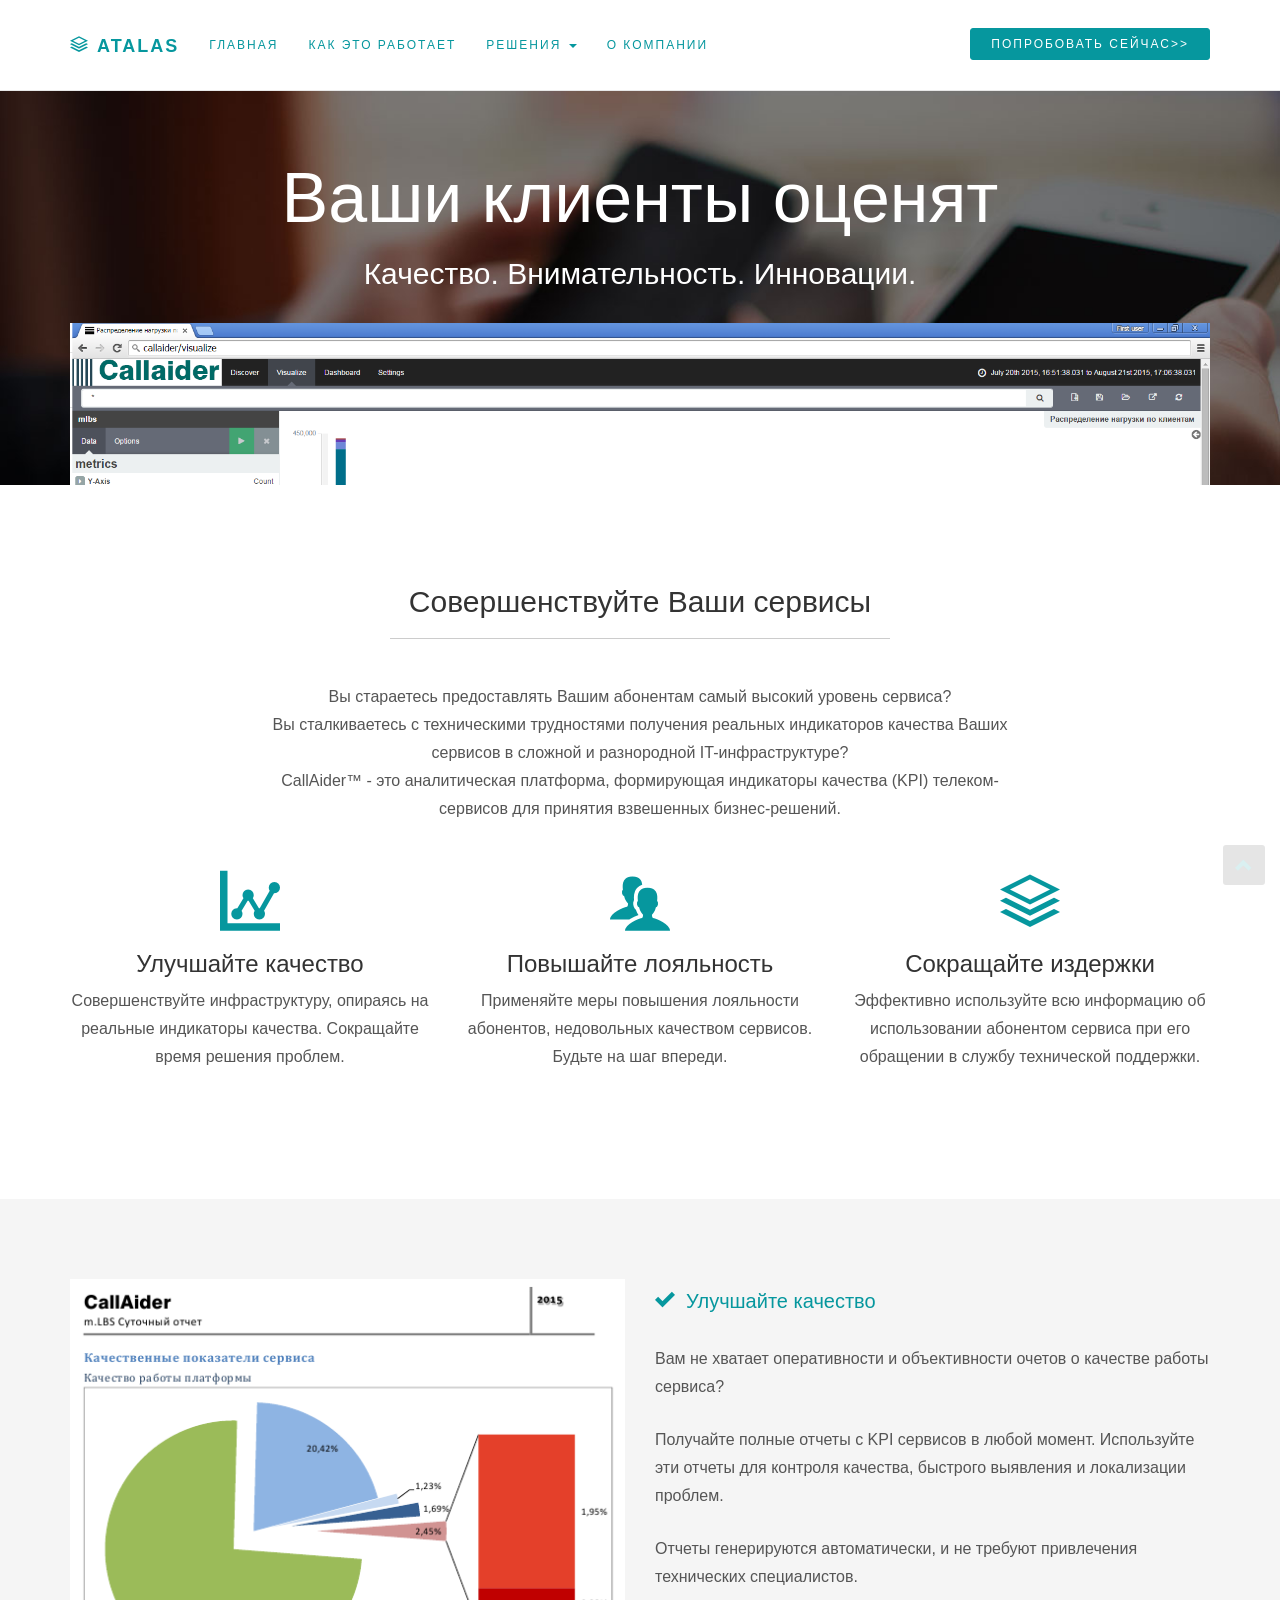
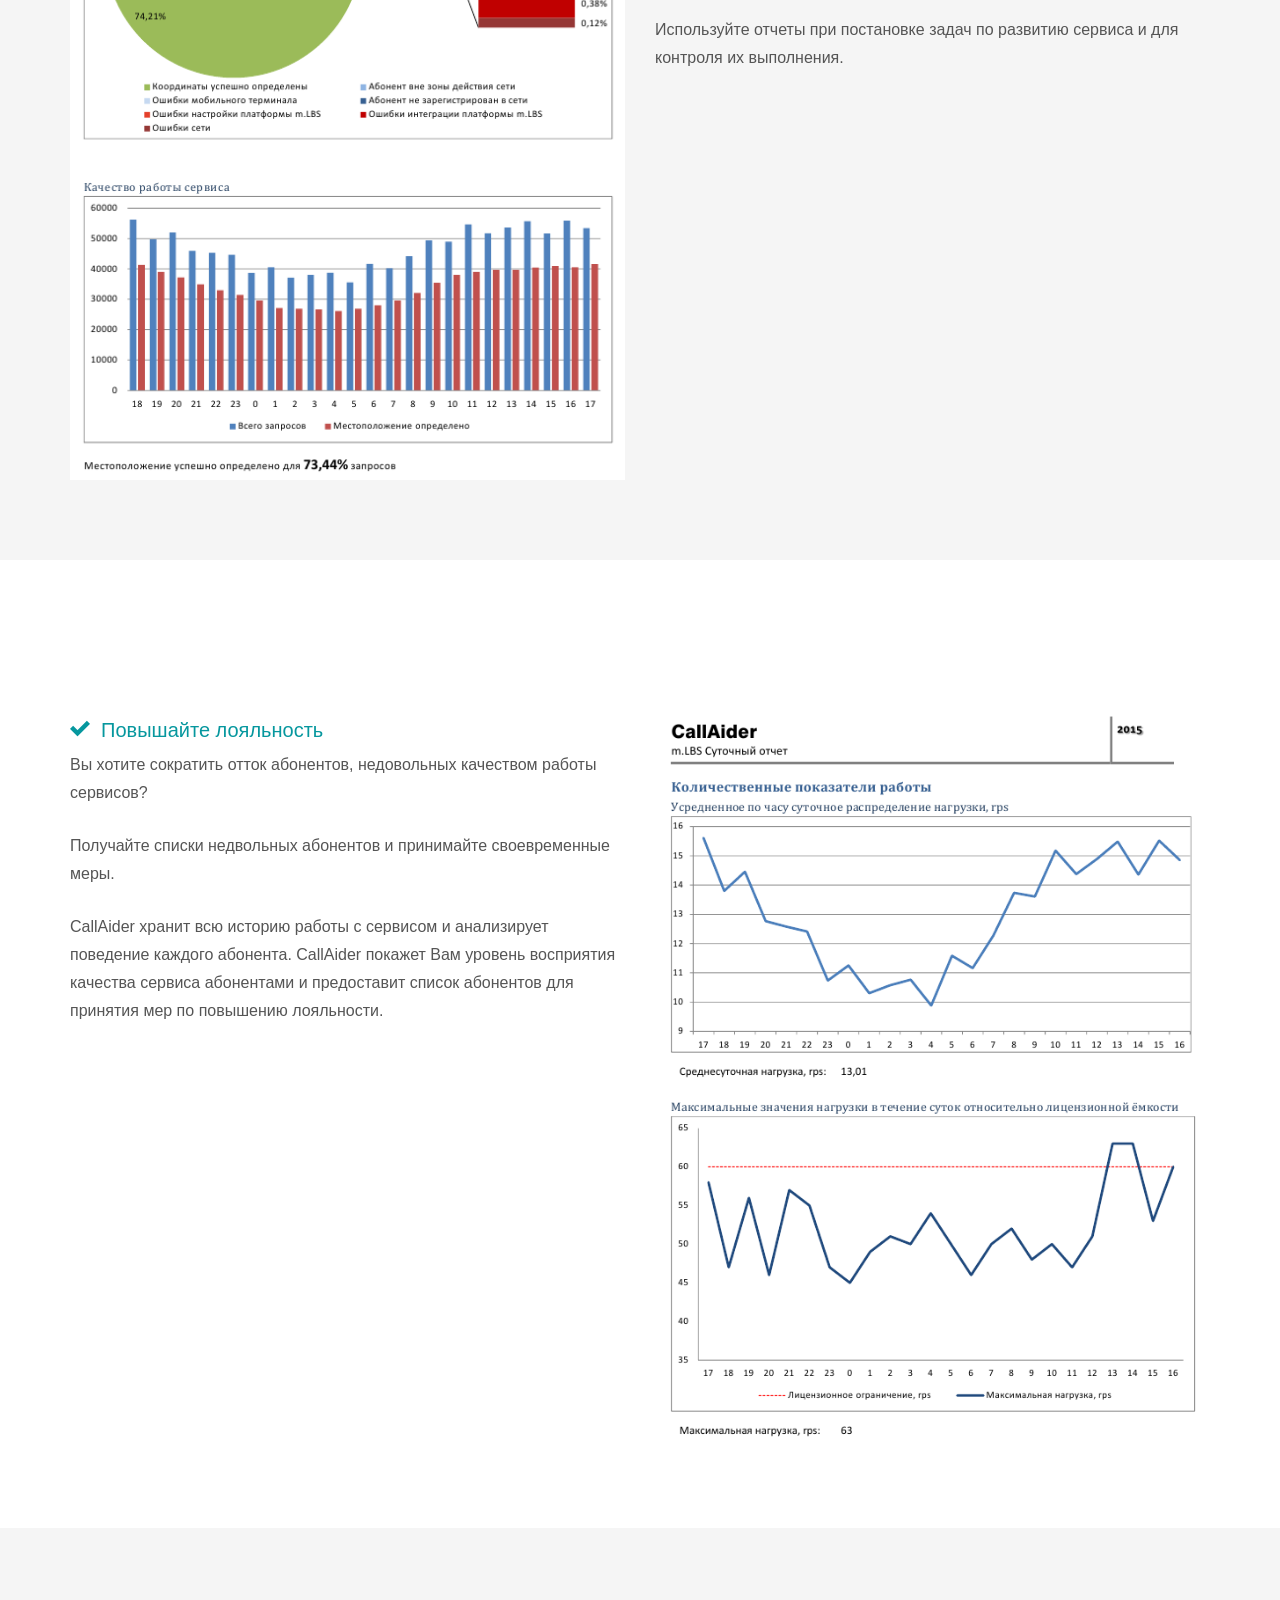
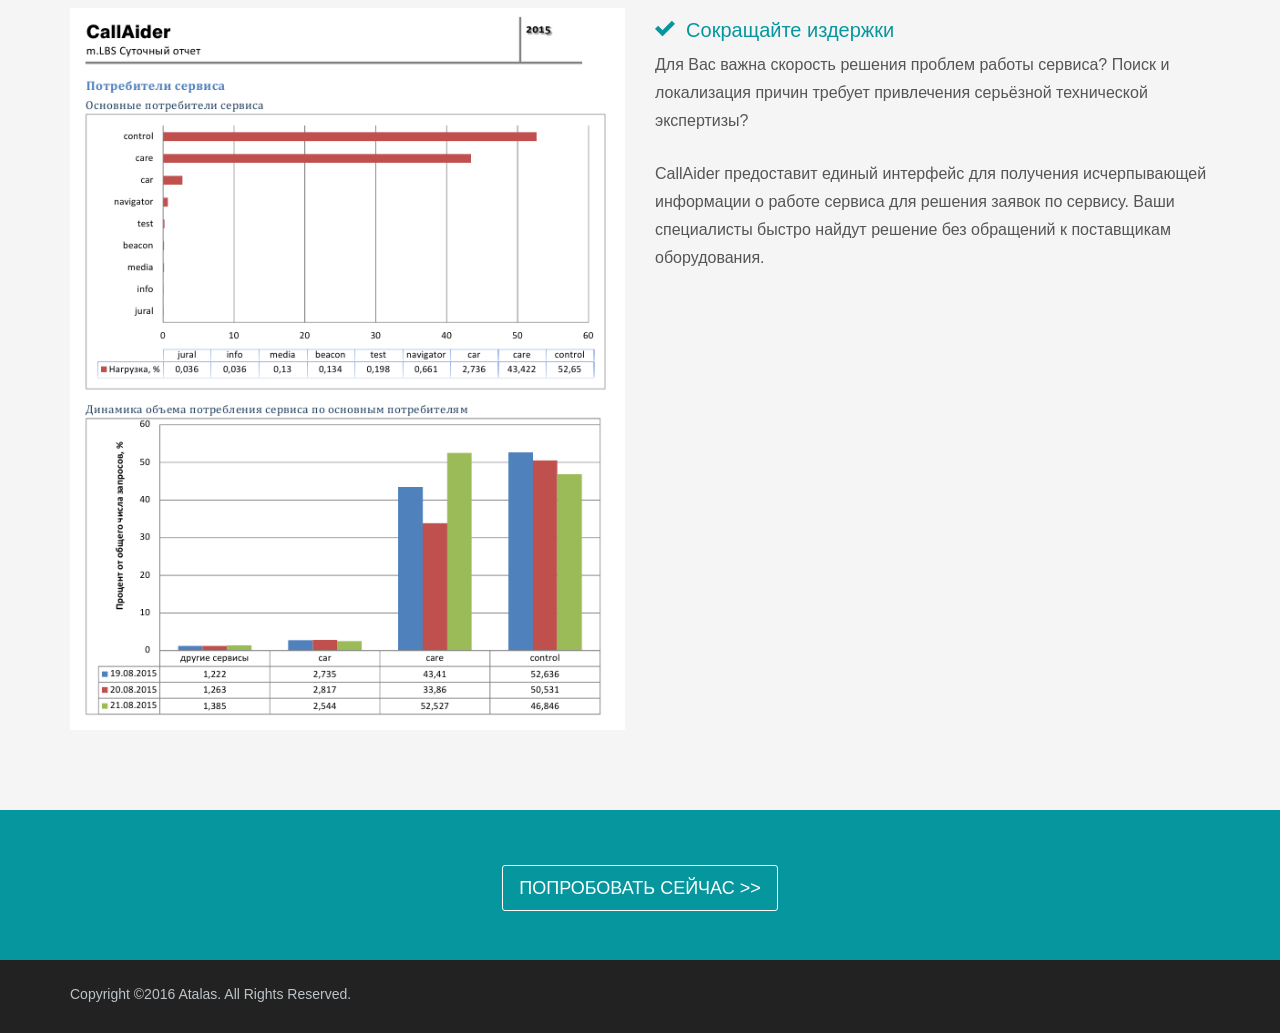
<file: www/index.html>
﻿<!DOCTYPE html>
<html lang="en">
	<head>
		<meta charset="utf-8">
		<meta http-equiv="X-UA-Compatible" content="IE=edge">
		<meta name="viewport" content="width=device-width, initial-scale=1.0">
		<meta name="description" content="Аналитическая платформа медиатор CallAider. Эффективное решение для операторов сотоврой связи. Контроль  качественных характеристик ( KPI ) и антифрод ( antifraud )  для голосового сервиса, VAS сервисов ( SMS, LBS, MMS,VoIP, IVR,IP, SS7, SIGTRAN )">
		<meta name="author" content="Atalassofrware.com">	
		<title>CallAider аналитческая платформа для операторов сотовой связи. </title>
		<link href="assets/img/favicon.png" rel="shortcut icon"  >

		<!-- Bootstrap core CSS -->
		<link href="assets/css/bootstrap.min.css" rel="stylesheet">
		<!-- Plugins -->
		<link href="assets/css/social-icons.css" rel="stylesheet">
		<link href="assets/css/icomoon.css" rel="stylesheet">
		<!-- Custom styles for this template -->
		<link href="assets/css/style.css" rel="stylesheet">
		<!-- Web Fonts -->
		<!--link href='//fonts.googleapis.com/css?family=Lato:300,400,700,300italic,400italic' rel='stylesheet' type='text/css'-->

		<!-- HTML5 Shim and Respond.js IE8 support of HTML5 elements and media queries -->
		<!-- WARNING: Respond.js doesn't work if you view the page via file:// -->
		<!--[if lt IE 9]>
			<script src="https://oss.maxcdn.com/libs/html5shiv/3.7.0/html5shiv.js"></script>
			<script src="https://oss.maxcdn.com/libs/respond.js/1.4.2/respond.min.js"></script>
		<![endif]-->
		<script src="assets/js/modernizr.custom.js"></script>
	</head>

	<body data-spy="scroll" data-offset="0" data-target="#navigation">

		<!-- Fixed navbar -->
		<nav id="navigation" class="navbar navbar-default navbar-fixed-top" role="navigation">
			<div class="container">
				<!-- Brand and toggle get grouped for better mobile display -->
				<div class="navbar-header">
					<button type="button" class="navbar-toggle" data-toggle="collapse" data-target="#bs-navbar-collapse">
						<span class="icon-bar"></span>
						<span class="icon-bar"></span>
						<span class="icon-bar"></span>
					</button>
					<a class="navbar-brand" href="index.html"><span class="icon-stack"></span> <b>ATALAS</b></a>
				</div>

				<!-- Collect the nav links, forms, and other content for toggling -->
				<div class="navbar-collapse collapse" id="bs-navbar-collapse">
					<ul class="nav navbar-nav">
						<li class="active"><a href="index.html" class="smoothScroll">Главная</a></li>
						<li><a href="how_it_work.html" class="smoothScroll">Как это работает</a></li>
						
						
						<!--li><a href="solutions.html" class="smoothScroll">Решения</a></li-->
						<li class="dropdown">
				                <a href="solutions.html" class="dropdown-toggle" data-toggle="dropdown" role="button" aria-haspopup="true" aria-expanded="false">Решения <span class="caret"></span></a>
				                <ul class="dropdown-menu" >
									<li><a href="solutions.html#FMS">CallAider FMS</a></li>
									<li><a href="solutions.html#XLS">CallAider xLS</a></li>
									<li><a href="solutions.html#voice">CallAider CX Feedback</a></li>
									<li><a href="solutions.html#SMS">Мониторинг  сервиса SMS</a></li>
									<li><a href="solutions.html#LBS">Мониторинг LBS</a></li>
								</ul>
              				</li>
						
						<li><a href="company.html" class="smoothScroll">О Компании</a></li>
					</ul>

					<!-- Sign In / Sign Up -->
					<ul class="nav navbar-nav navbar-right">
						<div class="navbar-form pull-left">
							<a href="#signup" type="button" class="btn btn-sm btn-theme" data-toggle="modal" data-target=".bs-modal-sm">Попробовать сейчас>></a>
						</div>
					</ul>
				</div><!--/nav-collapse -->
			</div><!-- /container -->
		</nav><!-- /fixed-navbar -->


		<!-- Sign In / Sign Up Modal -->
		<div class="modal fade bs-modal-sm" id="myModal" tabindex="-1" role="dialog" aria-labelledby="mySmallModalLabel" aria-hidden="true">
			<div class="modal-dialog modal-sm">
				<div class="modal-content">
					<br>
					<div class="modal-body">
						<form class="form-horizontal" action="thankyou.php" method="POST">
							<fieldset>
								<!-- Text input-->
								<div class="control-group">
									<label class="control-label" for="Email">* Email:</label>
									<div class="controls">
										<input required id="Email" name="Email" class="form-control input-large" type="text" placeholder="Укажите Вашу Email" >
									</div>
								</div>

								<div class="control-group">
									<label class="control-label" for="nameinput">* Имя:</label>
									<div class="controls">
										<input required id="nameinput" name="nameinput" class="form-control input-medium" type="text" placeholder="Укажите Ваше имя">
									</div>
								</div>

								<div class="control-group">
									<label class="control-label" for="companyinput">* Компания:</label>
									<div class="controls">
										<input required id="companyinput" name="companyinput" class="form-control input-medium" type="text" placeholder="Укажите Вашу компанию">
									</div>
								</div>

								<div class="control-group">
									<label class="control-label" for="phoneinput">Телефон:</label>
									<div class="controls">
										<input id="phoneinput" name="phoneinput" class="form-control input-medium" type="text" placeholder="Укажите контактный телефон">
									</div>
								</div>

								<div class="control-group">
									<label class="control-label" for="comment">Комментарий:</label>
									<div class="controls">
										<textarea id="comment" name="comment" class="form-control input-medium" style="height: 100px; resize: none;" type="text" placeholder="Ваш комментарий"></textarea>
									</div>
								</div>

								<!-- Button -->
								<div class="control-group">
									<label class="control-label" for="signin"></label>
									<div class="controls">
										<button id="signin" name="signin" class="btn btn-theme btn-block">Получить</button>
									</div>
								</div>
							</fieldset>
						</form>
					</div><!-- /modal-body -->

					<!--
                    <div class="modal-footer">
						<div class="text-center">
							<button type="button" class="btn btn-default" data-dismiss="modal">Close</button>
						</div>
					</div>
                    -->
				</div><!-- /modal-content -->
			</div><!-- /modal-dialog -->
		</div><!-- /modal -->


		<!-- Header Wrap -->
		<section id="home">
			<div class="headerwrap">
				<div class="container">
					<div class="row text-center">
						<div class="col-lg-12">
							<h1>Ваши клиенты оценят</b></h1>
							<h3>Качество. Внимательность. Инновации.</h3>
							<br>
						</div>

						<div class="col-lg-12">
							<img class="img-responsive" src="assets/img/browser.png" alt=""/>
							<!--<h4>Lorem Ipsum is simply dummy text of the printing and typesetting industry.</h4>
							<a href="#features" type="submit" class="btn btn-lg btn-theme smoothScroll">LEARN MORE</a>-->
						</div>
					</div>
				</div> <!-- /container -->
			</div><!-- /headerwrap -->


			<!-- Intro Wrap -->
			<div class="intro">
				<div class="container">
					<div class="row text-center">
						<h2>Совершенствуйте Ваши сервисы</h2>
						<hr>
						<br>
						<div class="col-lg-2"></div>
						<div class="col-lg-8">
							<p>Вы стараетесь предоставлять Вашим абонентам самый высокий уровень сервиса?<br/> 
							Вы сталкиваетесь с техническими трудностями получения реальных индикаторов качества Ваших сервисов в сложной и разнородной IT-инфраструктуре?<br/> 
							CallAider&trade; - это аналитическая платформа, формирующая индикаторы качества (KPI) телеком-сервисов для принятия взвешенных бизнес-решений.</p>
						</div>
						<div class="col-lg-2"></div>
					</div>

					<div class="row text-center">
						<br>
						<div class="col-lg-4">
							<span class="icon-stats"></span>
							<h3>Улучшайте качество</h3>
							<p >Совершенствуйте инфраструктуру, опираясь на реальные индикаторы качества. Сокращайте время решения проблем.</p>
						</div>
						<div class="col-lg-4">
							<span class="icon-users"></span>
							<h3>Повышайте лояльность</h3>
							<p >Применяйте меры повышения лояльности абонентов, недовольных качеством сервисов.<br>Будьте на шаг впереди.</p>
						</div>
						<div class="col-lg-4">
							<span class="icon-stack"></span>
							<h3>Сокращайте издержки</h3>
							<p >Эффективно используйте всю информацию об использовании абонентом сервиса при его обращении в службу технической поддержки.</p>
						</div>
					</div>
					<br>
				</div> <!-- /container -->
			</div><!-- /introwrap -->
		</section>


		<!-- Features Wrap -->
		<section id="features">
			<div class="featureswrap">
				<div class="container">
					<div class="row">
						<div class="col-lg-6">
							<img class="img-responsive right" src="assets/new_img/1page.png" alt="">
						</div>
						<div class="col-lg-6">
							<h4><span class="icon-checkmark"></span>&nbsp;&nbsp;Улучшайте качество</h4>
							<br>
							<p>Вам не хватает оперативности и объективности очетов о качестве работы сервиса?</p>
							<p>Получайте полные отчеты с KPI сервисов в любой момент. Используйте эти отчеты для контроля качества, быстрого выявления и локализации проблем.</p>
							<p>Отчеты генерируются автоматически, и не требуют привлечения технических специалистов.</p>
							<p>Используйте отчеты при постановке задач по развитию сервиса и для контроля их выполнения.</p>
						</div>
					</div>
				</div>
			</div>
		</section>
		
		<br><br><br>
		
		<section id="features">
			<div class="featureswrap" style="background-color:#ffffff">

			<div class="container">
					<div class="row">
						<div class="col-lg-6">
							<h4><span class="icon-checkmark"></span>&nbsp;&nbsp;Повышайте лояльность</h4>
								<p>Вы хотите сократить отток абонентов, недовольных качеством работы сервисов?</p>
								<p>Получайте списки недвольных абонентов и принимайте своевременные меры.</p>
								<p>CallAider хранит всю историю работы с сервисом и анализирует поведение каждого абонента. 
								CallAider покажет Вам уровень восприятия качества сервиса абонентами и предоставит список абонентов для принятия мер по повышению лояльности.</p>
						</div>
						<div class="col-lg-6">
							<img class="img-responsive right" src="assets/new_img/3page.png" alt="">
						</div>
					</div>
			</div>
			</div><!-- /container -->
		</section>

		<!-- Features Wrap -->
		<section id="features">
			<div class="featureswrap">
				<div class="container">
					<div class="row">
						<div class="col-lg-6">
							<img class="img-responsive right" src="assets/new_img/2page.png" alt="">
						</div>

						<div class="col-lg-6">							
							<h4><span class="icon-checkmark"></span>&nbsp;&nbsp;Сокращайте издержки</h4>
								<p>Для Вас важна скорость решения проблем работы сервиса? 
								Поиск и локализация причин требует привлечения серьёзной технической экспертизы?</p>

								<p>CallAider предоставит единый интерфейс для получения исчерпывающей информации о работе сервиса 
								для решения заявок по сервису. Ваши специалисты быстро найдут решение без обращений к поставщикам оборудования.</p>
						</div>
					</div>

				</div>
			</div>
		</section>

		<!-- Divider 2 Section -->
		<div class="divider02">
			<div class="container text-center">
				<a href="#" type="button" class="btn btn-lg btn-theme2" data-toggle="modal" data-target=".bs-modal-sm">ПОПРОБОВАТЬ СЕЙЧАС >></a>
			</div>
		</div><!-- /divider02 -->

		<!-- Copyright Wrap -->
		<div class="copywrap">
			<div class="container">
				<div class="row">
					<div class="col-lg-12">
						<p>Copyright &copy;2016 Atalas. All Rights Reserved.</p>
					</div>
				</div><!-- /row -->
			</div><!-- /container -->
		</div><!-- /copywrap (copyright) -->


		<!-- jQuery (necessary for Bootstrap's JavaScript plugins) -->
		<script src="assets/js/jquery-2.1.1.min.js"></script>
		<!-- Include all compiled plugins (below), or include individual files as needed -->
		<script src="assets/js/bootstrap.min.js"></script>
		<script src="assets/js/jquery.easing.1.3.js"></script>
		<script src="assets/js/detectmobilebrowser.js"></script>
		<script src="assets/js/smoothscroll.js"></script>
		<script src="assets/js/waypoints.js"></script>
		<script src="assets/js/main.js"></script>
		<script>
			$('.carousel').carousel({
				interval: 3500,
				pause: "none"
			})
		</script>
		<!-- Yandex.Metrika counter --><script type="text/javascript"> (function (d, w, c) { (w[c] = w[c] || []).push(function() { try { w.yaCounter32214144 = new Ya.Metrika({ id:32214144, clickmap:true, trackLinks:true, accurateTrackBounce:true, webvisor:true, trackHash:true }); } catch(e) { } }); var n = d.getElementsByTagName("script")[0], s = d.createElement("script"), f = function () { n.parentNode.insertBefore(s, n); }; s.type = "text/javascript"; s.async = true; s.src = "https://mc.yandex.ru/metrika/watch.js"; if (w.opera == "[object Opera]") { d.addEventListener("DOMContentLoaded", f, false); } else { f(); } })(document, window, "yandex_metrika_callbacks");</script><noscript><div><img src="https://mc.yandex.ru/watch/32214144" style="position:absolute; left:-9999px;" alt="" /></div></noscript><!-- /Yandex.Metrika counter -->
		<!-- Google Analytics counter --><script>  (function(i,s,o,g,r,a,m){i['GoogleAnalyticsObject']=r;i[r]=i[r]||function(){  (i[r].q=i[r].q||[]).push(arguments)},i[r].l=1*new Date();a=s.createElement(o),  m=s.getElementsByTagName(o)[0];a.async=1;a.src=g;m.parentNode.insertBefore(a,m)  })(window,document,'script','//www.google-analytics.com/analytics.js','ga');  ga('create', 'UA-16858078-1', 'auto');  ga('send', 'pageview');</script><!-- Emd of Goofle analytics counter -->
	</body>
</html>
</file>
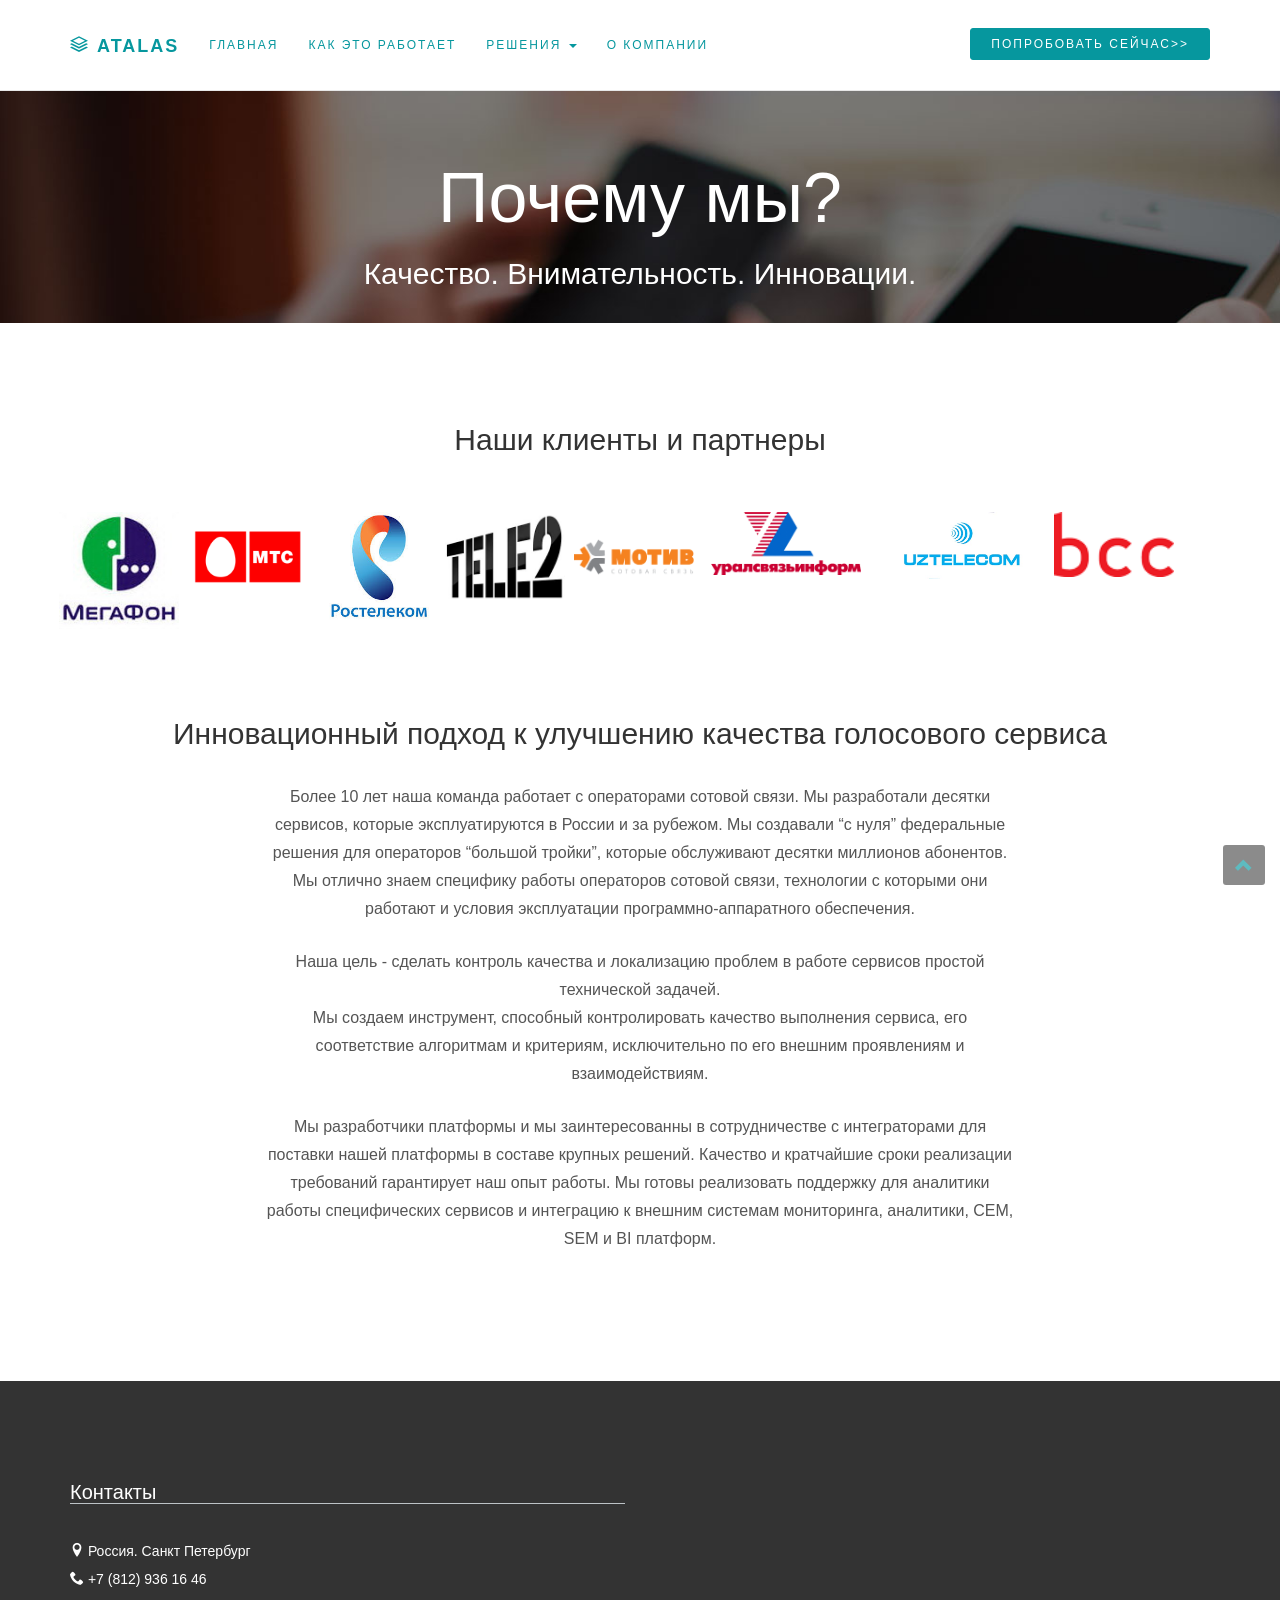
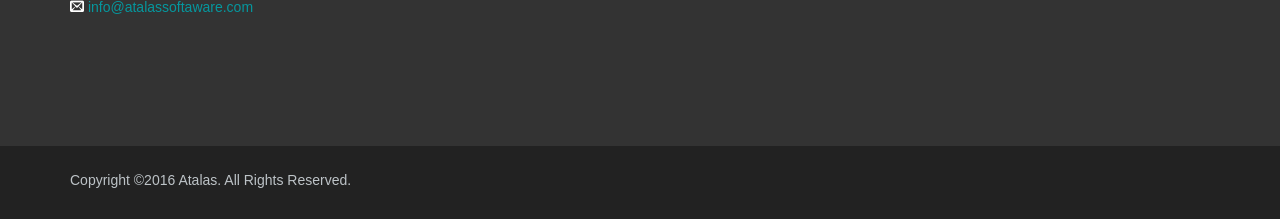
<file: www/company.html>
﻿<!DOCTYPE html>
<html lang="en">
	<head>
		<meta charset="utf-8">
		<meta http-equiv="X-UA-Compatible" content="IE=edge">
		<meta name="viewport" content="width=device-width, initial-scale=1.0">
		<meta name="description" content="Информация о компании Atalas. Разработчике аналитической платформы медаитора CallAider  для контроля  качественных характеристик ( KPI ) и антифрод ( antifraud )  для голосового сервиса, VAS сервисов ( SMS, LBS, MMS,VoIP, IVR,IP, SS7, SIGTRAN ) операторов сотовой связи">
		<meta name="author" content="Atalassofrware.com">	
		<title>CallAider аналитческая платформа. О Компании Atalas</title>
		<meta name="keywords" content="">
		<link href="assets/img/favicon.png" rel="shortcut icon" >
		<title>CallAider аналитческая платформа. О Компании</title>

		<!-- Bootstrap core CSS -->
		<link href="assets/css/bootstrap.min.css" rel="stylesheet">
		<!-- Plugins -->
		<link href="assets/css/social-icons.css" rel="stylesheet">
		<link href="assets/css/icomoon.css" rel="stylesheet">
		<!-- Custom styles for this template -->
		<link href="assets/css/style.css" rel="stylesheet">
		<!-- Web Fonts -->
		<!--link href='//fonts.googleapis.com/css?family=Lato:300,400,700,300italic,400italic' rel='stylesheet' type='text/css'-->

		<!-- HTML5 Shim and Respond.js IE8 support of HTML5 elements and media queries -->
		<!-- WARNING: Respond.js doesn't work if you view the page via file:// -->
		<!--[if lt IE 9]>
			<script src="https://oss.maxcdn.com/libs/html5shiv/3.7.0/html5shiv.js"></script>
			<script src="https://oss.maxcdn.com/libs/respond.js/1.4.2/respond.min.js"></script>
		<![endif]-->
		<script src="assets/js/modernizr.custom.js"></script>
	</head>

	<body data-spy="scroll" data-offset="0" data-target="#navigation">

		<!-- Fixed navbar -->
		<nav id="navigation" class="navbar navbar-default navbar-fixed-top" role="navigation">
			<div class="container">
				<!-- Brand and toggle get grouped for better mobile display -->
				<div class="navbar-header">
					<button type="button" class="navbar-toggle" data-toggle="collapse" data-target="#bs-navbar-collapse">
						<span class="icon-bar"></span>
						<span class="icon-bar"></span>
						<span class="icon-bar"></span>
					</button>
					<a class="navbar-brand" href="index.html"><span class="icon-stack"></span> <b>ATALAS</b></a>
				</div>

				<!-- Collect the nav links, forms, and other content for toggling -->
				<div class="navbar-collapse collapse" id="bs-navbar-collapse">
					<ul class="nav navbar-nav">
						<li class="active"><a href="index.html" class="smoothScroll">Главная</a></li>
						<li><a href="how_it_work.html" class="smoothScroll">Как это работает</a></li>
						<li class="dropdown">
				                <a href="solutions.html" class="dropdown-toggle" data-toggle="dropdown" role="button" aria-haspopup="true" aria-expanded="false">Решения <span class="caret"></span></a>
				                <ul class="dropdown-menu" >
									<li><a href="solutions.html#FMS">CallAider FMS</a></li>
									<li><a href="solutions.html#XLS">CallAider xLS</a></li>
									<li><a href="solutions.html#voice">CallAider CX Feedback</a></li>
									<li><a href="solutions.html#SMS">Мониторинг  сервиса SMS</a></li>
									<li><a href="solutions.html#LBS">Мониторинг LBS</a></li>
				                </ul>
              				</li>
						<li><a href="company.html" class="smoothScroll">О Компании</a></li>
					</ul>

					<!-- Sign In / Sign Up -->
					<ul class="nav navbar-nav navbar-right">
						<div class="navbar-form pull-left">
							<a href="#signup" type="button" class="btn btn-sm btn-theme" data-toggle="modal" data-target=".bs-modal-sm">Попробовать сейчас>></a>
						</div>
					</ul>
				</div><!--/nav-collapse -->
			</div><!-- /container -->
		</nav><!-- /fixed-navbar -->


				<!-- Sign In / Sign Up Modal -->
		<div class="modal fade bs-modal-sm" id="myModal" tabindex="-1" role="dialog" aria-labelledby="mySmallModalLabel" aria-hidden="true">
			<div class="modal-dialog modal-sm">
				<div class="modal-content">
					<br>
					<div class="modal-body">
						<form class="form-horizontal" action="thankyou.php" method="POST">
							<fieldset>
								<!-- Text input-->
								<div class="control-group">
									<label class="control-label" for="Email">* Email:</label>
									<div class="controls">
										<input required id="Email" name="Email" class="form-control input-large" type="text" placeholder="Укажите Вашу Email" >
									</div>
								</div>

								<div class="control-group">
									<label class="control-label" for="nameinput">* Имя:</label>
									<div class="controls">
										<input required id="nameinput" name="nameinput" class="form-control input-medium" type="text" placeholder="Укажите Ваше имя">
									</div>
								</div>

								<div class="control-group">
									<label class="control-label" for="companyinput">* Компания:</label>
									<div class="controls">
										<input required id="companyinput" name="companyinput" class="form-control input-medium" type="text" placeholder="Укажите Вашу компанию">
									</div>
								</div>

								<div class="control-group">
									<label class="control-label" for="phoneinput">Телефон:</label>
									<div class="controls">
										<input id="phoneinput" name="phoneinput" class="form-control input-medium" type="text" placeholder="Укажите контактный телефон">
									</div>
								</div>

								<div class="control-group">
									<label class="control-label" for="comment">Комментарий:</label>
									<div class="controls">
										<textarea id="comment" name="comment" class="form-control input-medium" style="height: 100px; resize: none;" type="text" placeholder="Ваш комментарий"></textarea>
									</div>
								</div>

								<!-- Button -->
								<div class="control-group">
									<label class="control-label" for="signin"></label>
									<div class="controls">
										<button id="signin" name="signin" class="btn btn-theme btn-block">Получить</button>
									</div>
								</div>
							</fieldset>
						</form>
					</div><!-- /modal-body -->

					<!--
                    <div class="modal-footer">
						<div class="text-center">
							<button type="button" class="btn btn-default" data-dismiss="modal">Close</button>
						</div>
					</div>
                    -->
				</div><!-- /modal-content -->
			</div><!-- /modal-dialog -->
		</div><!-- /modal -->

			

		<!-- Header Wrap -->
		<section id="home">
			<div class="headerwrap">
				<div class="container">
					<div class="row text-center">
						<div class="col-lg-12">
							<h1>Почему мы?</b></h1>
							<h3>Качество. Внимательность. Инновации.</h3>
							<br>
						</div>
					</div>
				</div> <!-- /container -->
			</div><!-- /headerwrap -->


			<!-- Intro Wrap -->
			<div class="intro">
				<div class="container">
					<div class="row text-center">
						<h2>Наши клиенты и партнеры</h2>
						<br>
						<br>
							<div style="float:left;width:11%">
								<img src="img/megafon.jpeg" alt="Мегафон" style="width:120px;height:auto;align:middle">
							</div>
							<div style="float:left;width:11%">
								<img src="img/mts.jpeg" alt="МТС" style="width:120px;height:auto;align:middle">
							</div>
							<div style="float:left;width:11%">
								<img src="img/rostelecom.jpeg" alt="Ростелеком" style="width:120px;height:auto;align:middle">
							</div>
							<div style="float:left;width:11%">
								<img src="img/tele2.jpeg" alt="Теле2" style="width:120px;height:auto;align:middle">
							</div>
							<div style="float:left;width:11%">
								<img src="img/motiv.png" alt="Мотив" style="width:120px;height:auto;align:middle">
							</div>
							<div style="float:left;width:15%">
								<img src="img/usi.gif" alt="Уралсвязьниформ" style="width:150px;height:auto;align:middle;">
							</div>
							<div style="float:left;width:15%">
								<img src="img/utel.jpg" alt="Узбектелеком UTEL" style="width:150px;height:auto;align:middle;">
							</div>
							<div style="float:left;width:11%">
								<img src="img/bcc.png" alt="BCC" style="width:120px;height:auto;">
							</div>
							
					</div>
					<br>
				</div> <!-- /container -->
				<br>
				<br>
				<div class="container">
					<div class="row text-center">
						<h2>Инновационный подход к улучшению качества голосового сервиса</h2>
						<br>
						<div class="col-lg-2"></div>
						<div class="col-lg-8">

<p>Более 10 лет наша команда работает с операторами сотовой связи. Мы разработали десятки сервисов, которые эксплуатируются в России и за рубежом. Мы создавали “с нуля” федеральные решения для операторов “большой тройки”, которые обслуживают десятки миллионов абонентов.
<br>Мы отлично знаем специфику работы операторов сотовой связи, технологии с которыми они работают и условия эксплуатации программно-аппаратного обеспечения. </p>
<p>Наша цель - сделать контроль качества и локализацию проблем в работе сервисов простой технической задачей. <br/>Мы создаем инструмент, способный контролировать качество выполнения сервиса, его соответствие алгоритмам и критериям, исключительно по его внешним проявлениям и взаимодействиям.</p>
<p>Мы разработчики платформы и мы заинтересованны в сотрудничестве с интеграторами для поставки нашей платформы в составе крупных решений. Качество и кратчайшие сроки реализации требований гарантирует наш опыт работы. 
Мы готовы реализовать поддержку для аналитики работы специфических сервисов и интеграцию к внешним системам мониторинга, аналитики, CEM, SEM и BI платформ.</p>

						</div>
						<div class="col-lg-2"></div>
					</div>

					<br>
				</div> <!-- /container -->
			
			</div><!-- /introwrap -->
			
		</section>

		<!-- Divider 2 Section 
		<div class="divider02">
			<div class="container text-center">
				<h3>Напишите нам</h3>
				<a href="#" type="button" class="btn btn-lg btn-theme2">Написать >></a>
			</div>
		</div> /divider02 -->


		<!-- Footer Wrap -->
		<section id="contact">
			<div class="footerwrap">
				<div class="container">
					<div class="row">
						<div class="col-lg-6">
							<h3>Контакты</h3>
							<br>
							<p><span class="icon-location"></span> Россия. Санкт Петербург<br/>
								<span class="icon-phone"></span> +7 (812) 936 16 46 <br/>
								<span class="icon-envelope"></span> <a href="mailto:info@atalassoftaware.com">info@atalassoftaware.com</a>
							</p>
						</div>
					</div><!-- /row -->
				</div><!-- /container -->
			</div><!-- /footerwrap -->
		</section>


		<!-- Copyright Wrap -->
		<div class="copywrap">
			<div class="container">
				<div class="row">
					<div class="col-lg-12">
						<p>Copyright &copy;2016 Atalas. All Rights Reserved.</p>
					</div> 
				</div><!-- /row -->
			</div><!-- /container -->
		</div><!-- /copywrap (copyright) -->


		<!-- jQuery (necessary for Bootstrap's JavaScript plugins) -->
		<script src="assets/js/jquery-2.1.1.min.js"></script>
		<!-- Include all compiled plugins (below), or include individual files as needed -->
		<script src="assets/js/bootstrap.min.js"></script>
		<script src="assets/js/jquery.easing.1.3.js"></script>
		<script src="assets/js/detectmobilebrowser.js"></script>
		<script src="assets/js/smoothscroll.js"></script>
		<script src="assets/js/waypoints.js"></script>
		<script src="assets/js/main.js"></script>
		<script>
			$('.carousel').carousel({
				interval: 3500,
				pause: "none"
			})
		</script>
		<!-- Yandex.Metrika counter --><script type="text/javascript"> (function (d, w, c) { (w[c] = w[c] || []).push(function() { try { w.yaCounter32214144 = new Ya.Metrika({ id:32214144, clickmap:true, trackLinks:true, accurateTrackBounce:true, webvisor:true, trackHash:true }); } catch(e) { } }); var n = d.getElementsByTagName("script")[0], s = d.createElement("script"), f = function () { n.parentNode.insertBefore(s, n); }; s.type = "text/javascript"; s.async = true; s.src = "https://mc.yandex.ru/metrika/watch.js"; if (w.opera == "[object Opera]") { d.addEventListener("DOMContentLoaded", f, false); } else { f(); } })(document, window, "yandex_metrika_callbacks");</script><noscript><div><img src="https://mc.yandex.ru/watch/32214144" style="position:absolute; left:-9999px;" alt="" /></div></noscript><!-- /Yandex.Metrika counter -->
		<!-- Google Analytics counter --><script>  (function(i,s,o,g,r,a,m){i['GoogleAnalyticsObject']=r;i[r]=i[r]||function(){  (i[r].q=i[r].q||[]).push(arguments)},i[r].l=1*new Date();a=s.createElement(o),  m=s.getElementsByTagName(o)[0];a.async=1;a.src=g;m.parentNode.insertBefore(a,m)  })(window,document,'script','//www.google-analytics.com/analytics.js','ga');  ga('create', 'UA-16858078-1', 'auto');  ga('send', 'pageview');</script><!-- Emd of Goofle analytics counter -->
	</body>
</html>
</file>
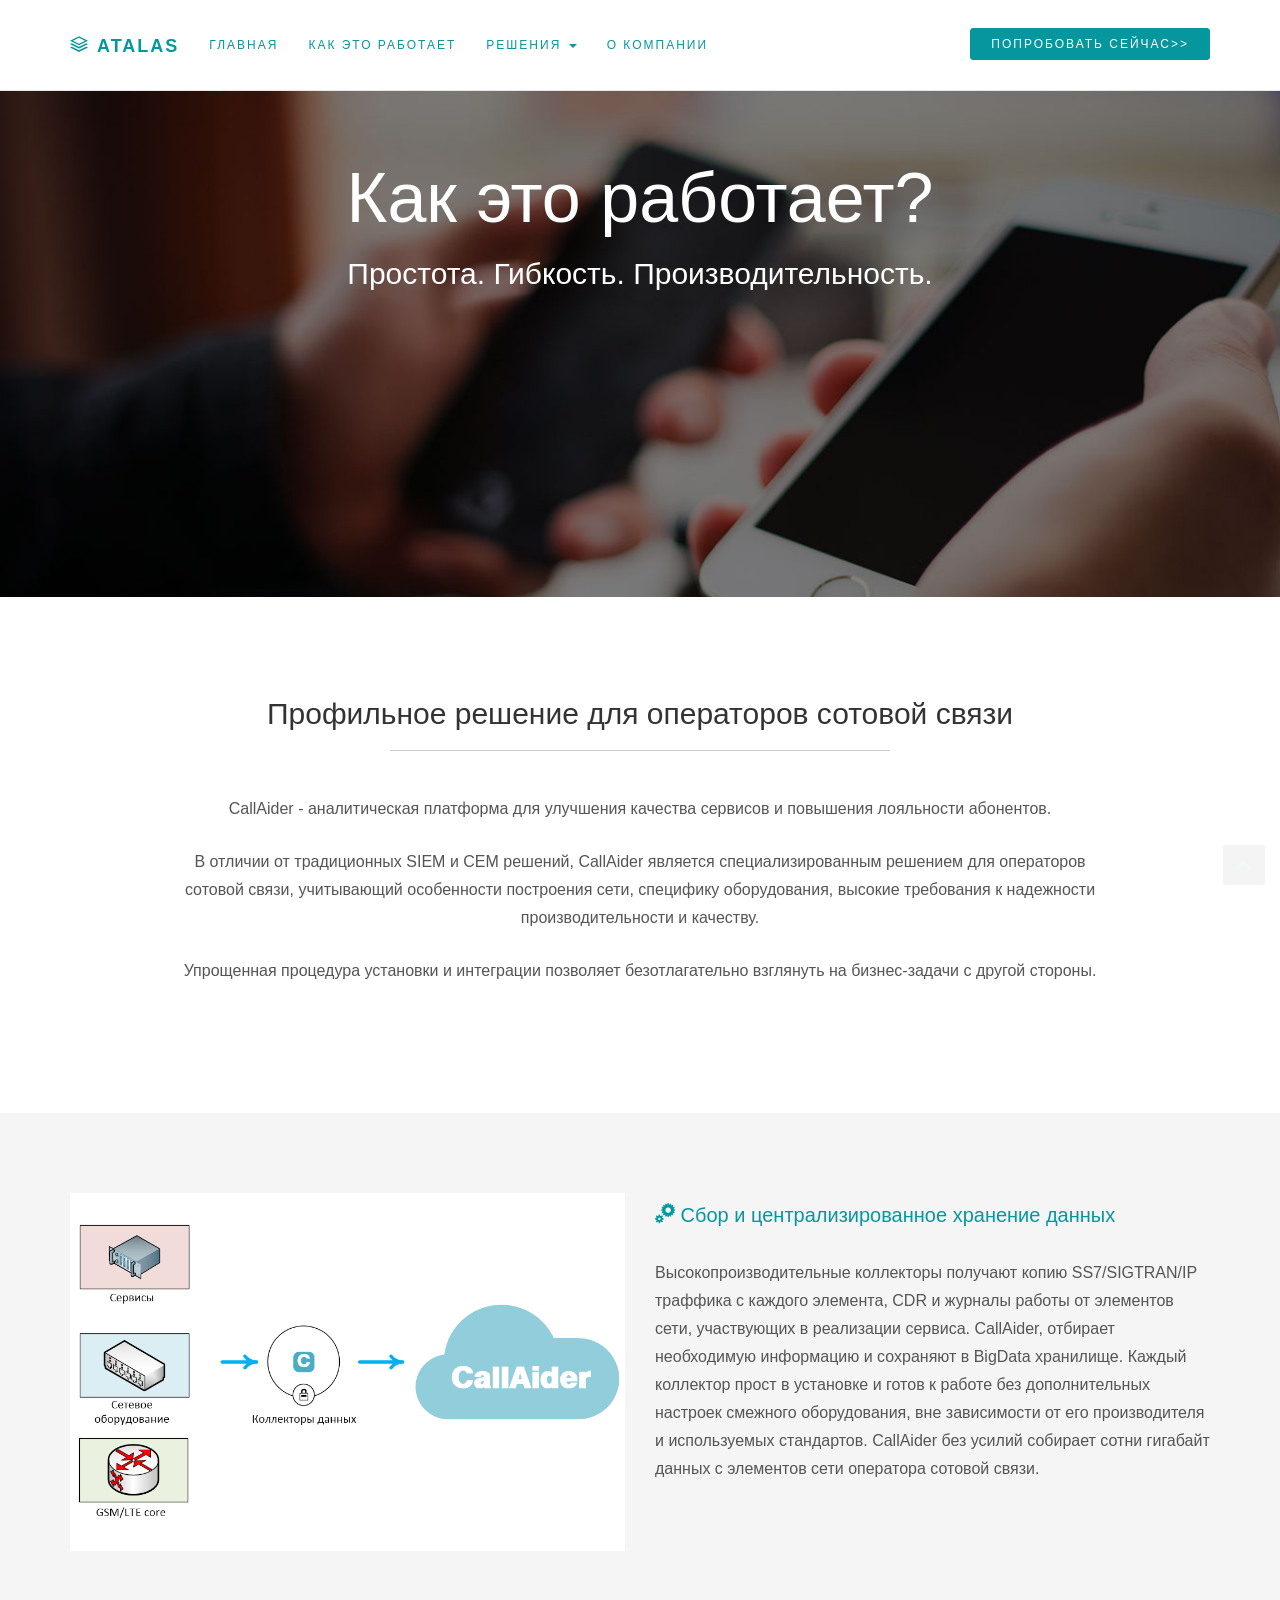
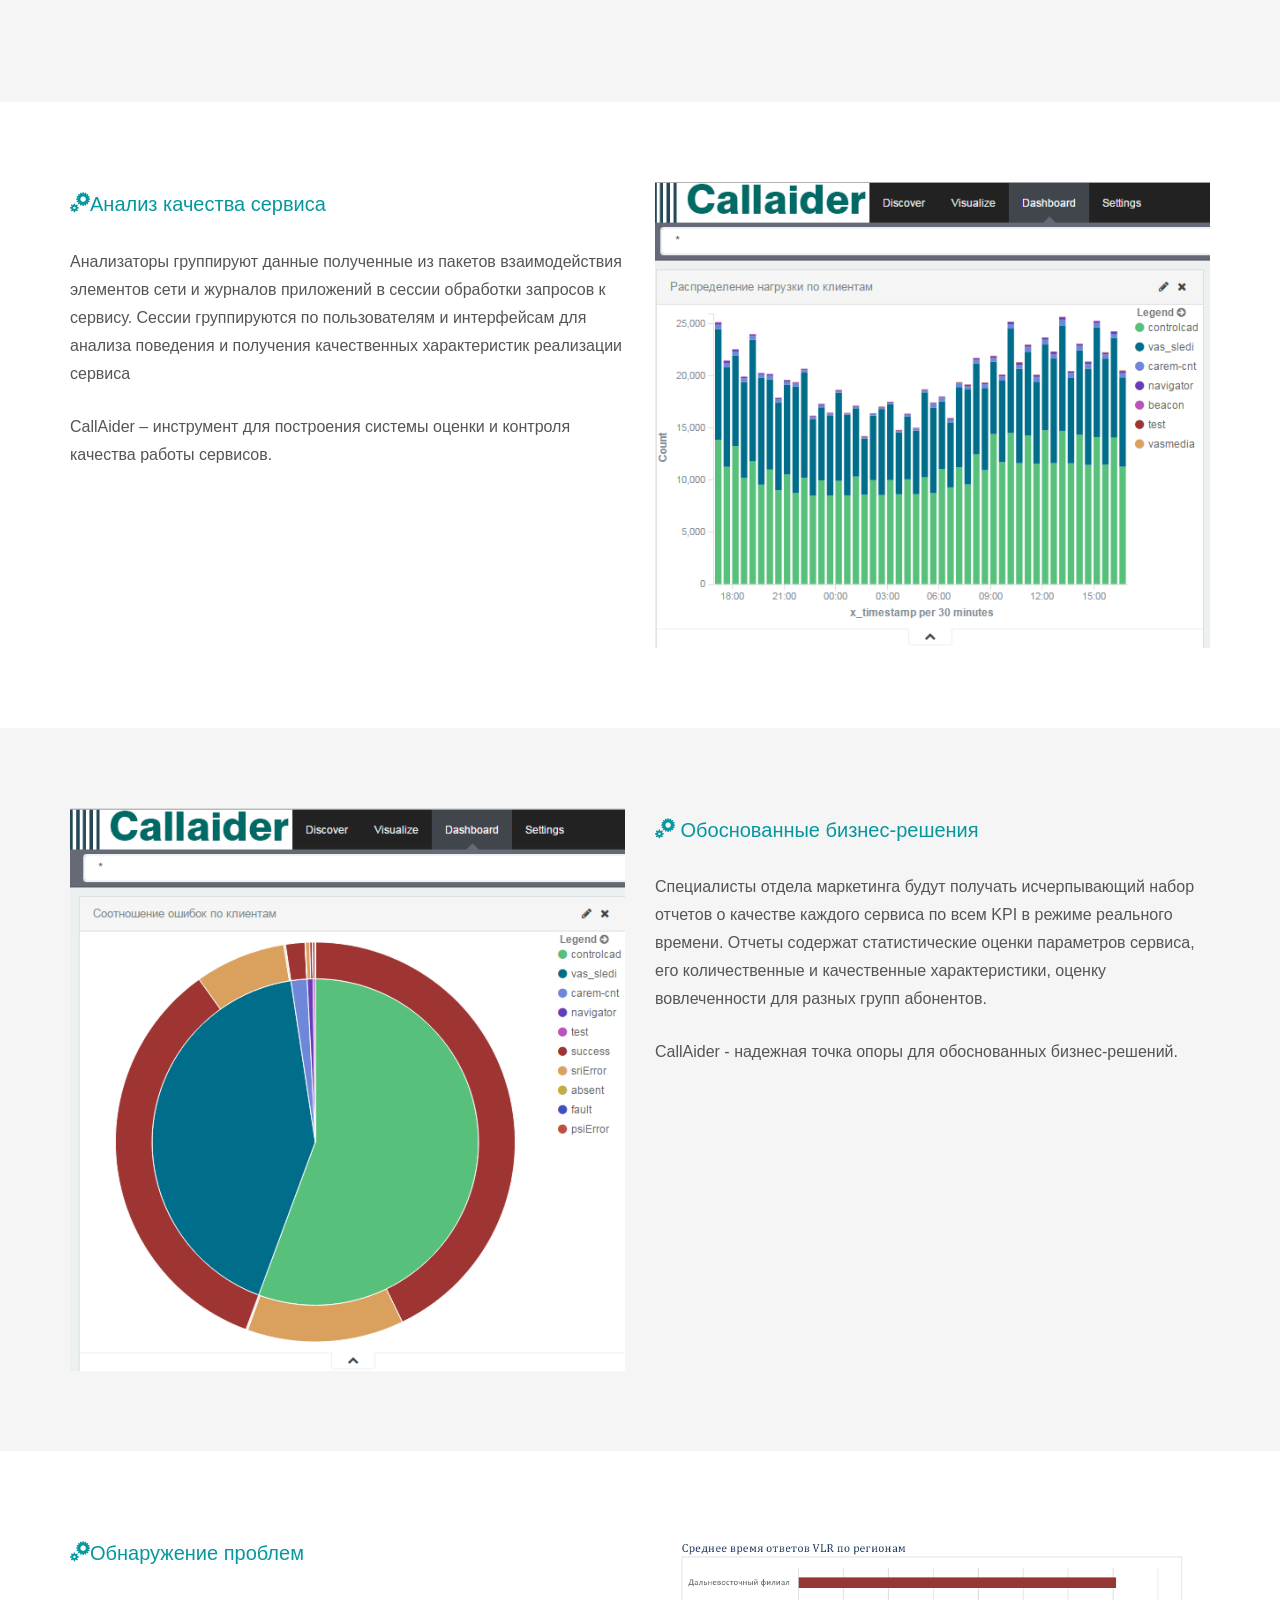
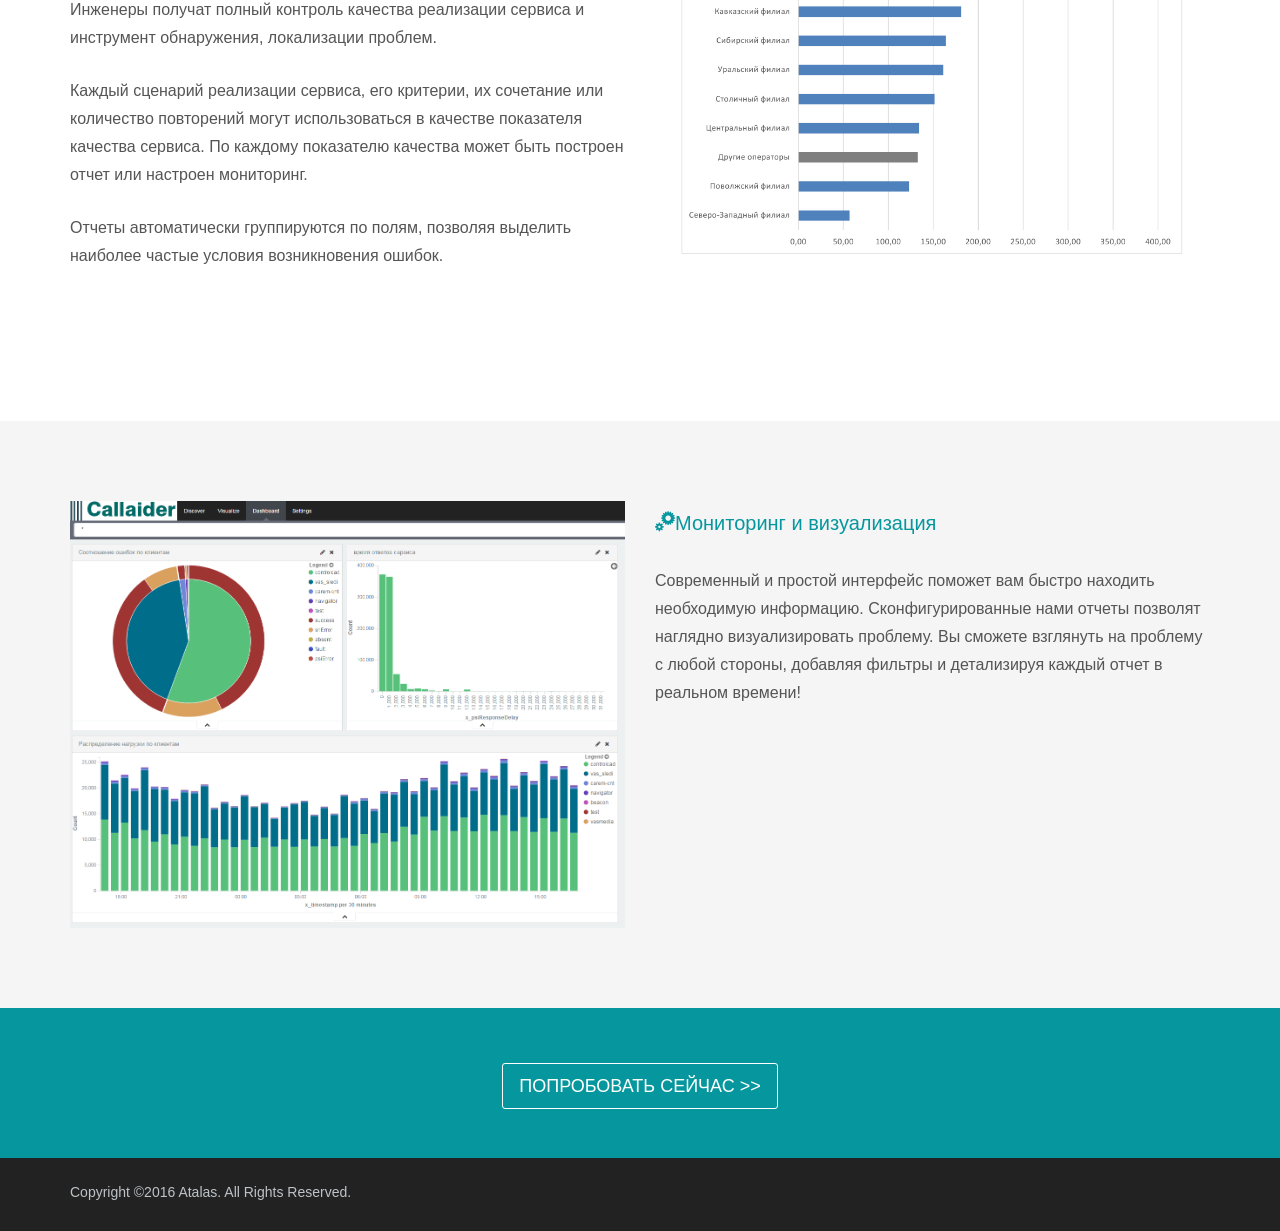
<file: www/how_it_work.html>
﻿<!DOCTYPE html>
<html lang="en">
	<head>
		<meta charset="utf-8">
		<meta http-equiv="X-UA-Compatible" content="IE=edge">
		<meta name="viewport" content="width=device-width, initial-scale=1.0">
		<meta name="description" content="Информация о принципах реализации и архитектуре аналитической платформы мелдаитора CallAider - решения  для контроля  качественных характеристик ( KPI ) и антифрод ( antifraud )  для голосового сервиса, VAS сервисов ( SMS, LBS, MMS,VoIP, IVR,IP, SS7, SIGTRAN ) операторов сотовой связи">
		<meta name="author" content="Atalassofrware.com">	
		<link href="assets/img/favicon.png" rel="shortcut icon"  >
		<title>CallAider. Принципы реализации платформы</title>

		<!-- Bootstrap core CSS -->
		<link href="assets/css/bootstrap.min.css" rel="stylesheet">
		<!-- Plugins -->
		<link href="assets/css/social-icons.css" rel="stylesheet">
		<link href="assets/css/icomoon.css" rel="stylesheet">
		<!-- Custom styles for this template -->
		<link href="assets/css/style.css" rel="stylesheet">
		<!-- Web Fonts -->
		<!--link href='//fonts.googleapis.com/css?family=Lato:300,400,700,300italic,400italic' rel='stylesheet' type='text/css'-->

		<!-- HTML5 Shim and Respond.js IE8 support of HTML5 elements and media queries -->
		<!-- WARNING: Respond.js doesn't work if you view the page via file:// -->
		<!--[if lt IE 9]>
			<script src="https://oss.maxcdn.com/libs/html5shiv/3.7.0/html5shiv.js"></script>
			<script src="https://oss.maxcdn.com/libs/respond.js/1.4.2/respond.min.js"></script>
		<![endif]-->
		<script src="assets/js/modernizr.custom.js"></script>
	</head>

	<body data-spy="scroll" data-offset="0" data-target="#navigation">

		<!-- Fixed navbar -->
		<nav id="navigation" class="navbar navbar-default navbar-fixed-top" role="navigation">
			<div class="container">
				<!-- Brand and toggle get grouped for better mobile display -->
				<div class="navbar-header">
					<button type="button" class="navbar-toggle" data-toggle="collapse" data-target="#bs-navbar-collapse">
						<span class="icon-bar"></span>
						<span class="icon-bar"></span>
						<span class="icon-bar"></span>
					</button>
					<a class="navbar-brand" href="index.html"><span class="icon-stack"></span> <b>ATALAS</b></a>
				</div>

				<!-- Collect the nav links, forms, and other content for toggling -->
				<div class="navbar-collapse collapse" id="bs-navbar-collapse">
					<ul class="nav navbar-nav">
						<li class="active"><a href="index.html" class="smoothScroll">Главная</a></li>
						<li><a href="how_it_work.html" class="smoothScroll">Как это работает</a></li>
						<li class="dropdown">
				                <a href="solutions.html" class="dropdown-toggle" data-toggle="dropdown" role="button" aria-haspopup="true" aria-expanded="false">Решения <span class="caret"></span></a>
				                <ul class="dropdown-menu" >
									<li><a href="solutions.html#FMS">CallAider FMS</a></li>
									<li><a href="solutions.html#XLS">CallAider xLS</a></li>
									<li><a href="solutions.html#voice">CallAider CX Feedback</a></li>
									<li><a href="solutions.html#SMS">Мониторинг  сервиса SMS</a></li>
									<li><a href="solutions.html#LBS">Мониторинг LBS</a></li>
								</ul>
              				</li>
						<li><a href="company.html" class="smoothScroll">О Компании</a></li>
					</ul>

					<!-- Sign In / Sign Up -->
					<ul class="nav navbar-nav navbar-right">
						<div class="navbar-form pull-left">
							<a href="text.html#signup" type="button" class="btn btn-sm btn-theme" data-toggle="modal" data-target=".bs-modal-sm">Попробовать сейчас>></a>
						</div>
					</ul>
				</div><!--/nav-collapse -->
			</div><!-- /container -->
		</nav><!-- /fixed-navbar -->


		<!-- Sign In / Sign Up Modal -->
		<div class="modal fade bs-modal-sm" id="myModal" tabindex="-1" role="dialog" aria-labelledby="mySmallModalLabel" aria-hidden="true">
			<div class="modal-dialog modal-sm">
				<div class="modal-content">
					<br>
					<div class="modal-body">
						<form class="form-horizontal" action="thankyou.php" method="POST">
							<fieldset>
								<!-- Text input-->
								<div class="control-group">
									<label class="control-label" for="Email">* Email:</label>
									<div class="controls">
										<input required id="Email" name="Email" class="form-control input-large" type="text" placeholder="Укажите Вашу Email" >
									</div>
								</div>

								<div class="control-group">
									<label class="control-label" for="nameinput">* Имя:</label>
									<div class="controls">
										<input required id="nameinput" name="nameinput" class="form-control input-medium" type="text" placeholder="Укажите Ваше имя">
									</div>
								</div>

								<div class="control-group">
									<label class="control-label" for="companyinput">* Компания:</label>
									<div class="controls">
										<input required id="companyinput" name="companyinput" class="form-control input-medium" type="text" placeholder="Укажите Вашу компанию">
									</div>
								</div>

								<div class="control-group">
									<label class="control-label" for="phoneinput">Телефон:</label>
									<div class="controls">
										<input id="phoneinput" name="phoneinput" class="form-control input-medium" type="text" placeholder="Укажите контактный телефон">
									</div>
								</div>

								<div class="control-group">
									<label class="control-label" for="comment">Комментарий:</label>
									<div class="controls">
										<textarea id="comment" name="comment" class="form-control input-medium" style="height: 100px; resize: none;" type="text" placeholder="Ваш комментарий"></textarea>
									</div>
								</div>

								<!-- Button -->
								<div class="control-group">
									<label class="control-label" for="signin"></label>
									<div class="controls">
										<button id="signin" name="signin" class="btn btn-theme btn-block">Получить</button>
									</div>
								</div>
								
								
							</fieldset>
						</form>
					</div><!-- /modal-body -->

					<!--
                    <div class="modal-footer">
						<div class="text-center">
							<button type="button" class="btn btn-default" data-dismiss="modal">Close</button>
						</div>
					</div>
                    -->
				</div><!-- /modal-content -->
			</div><!-- /modal-dialog -->
		</div><!-- /modal -->


		<!-- Header Wrap -->
		<section id="home">
			<div class="headerwrap">
				<div class="container">
					<div class="row text-center">
						<div class="col-lg-12">
							<h1>Как это работает?</b></h1>
							<h3>Простота. Гибкость. Производительность.</h3>
							<br>
						</div>

						<div class="col-lg-2 hidden-xs hidden-sm hidden-md">
						</div>
						<div class="col-lg-8">
							<!--img class="img-responsive" src="assets/img/app-bg.png" alt=""-->
							<br>
							<br>
							<br>
							<br>
							<br>
							<br>
							<br>
							<br>
							<br>
							<br>
							<br>
							<br>

							<!--<h4>Lorem Ipsum is simply dummy text of the printing and typesetting industry.</h4>
							<a href="#features" type="submit" class="btn btn-lg btn-theme smoothScroll">LEARN MORE</a>-->
						</div>
						<div class="col-lg-2 hidden-xs hidden-sm hidden-md">
						</div>
					</div>
				</div> <!-- /container -->
			</div><!-- /headerwrap -->


			<!-- Intro Wrap -->
			<div class="intro">
				<div class="container">
					<div class="row text-center">
						<h2>Профильное решение для операторов сотовой связи</h2>
						<hr>
						<br>
						<div class="col-lg-1"></div>
						<div class="col-lg-10">
							<p>CallAider - аналитическая платформа для улучшения качества сервисов и повышения лояльности абонентов.</p>
							<p>В отличии от традиционных SIEM и CEM решений, CallAider является специализированным решением для операторов
							сотовой связи, учитывающий особенности построения сети, специфику оборудования, 
							высокие требования к надежности производительности и качеству.</p>
							<p>Упрощенная процедура установки и интеграции позволяет безотлагательно взглянуть на бизнес-задачи с другой стороны.</p>
						</div>
						<div class="col-lg-1"></div>
					</div>
					<br>
				</div> <!-- /container -->
			</div><!-- /introwrap -->
		</section>


		<!-- Features Wrap -->
		<section id="features">
			<div class="featureswrap">
				<div class="container">
					<div class="row">
						<div class="col-lg-6">
							<img class="img-responsive right" src="assets/img/collect_centr.png" alt="">
						</div>

						<div class="col-lg-6">
							
							<h4><span class="icon-cogs"></span> Сбор и централизированное хранение данных</h4>
							<br>
							<p>
Высокопроизводительные коллекторы получают копию SS7/SIGTRAN/IP траффика с каждого элемента, CDR и журналы работы 
от элементов сети, участвующих в реализации сервиса. CallAider, отбирает необходимую информацию и сохраняют в BigData хранилище. 
Каждый коллектор прост в установке и готов к работе без дополнительных настроек смежного оборудования, 
вне зависимости от его производителя и используемых стандартов.
CallAider без усилий собирает сотни гигабайт данных с элементов сети оператора сотовой связи.						</p>
							<br><br>
						</div>

					</div>
					<br><br><br>
				</div><!-- /container -->
			</div><!-- /featureswrap -->
		</section>



		<section id="features">
			<div class="featureswrap" style="background-color:#ffffff">

			<div class="container">
					<div class="row">
						<div class="col-lg-6">
							<h4><span class="icon-cogs"></span>Анализ качества сервиса</h4>
							<br>
							<p>
Анализаторы группируют данные полученные из пакетов взаимодействия элементов сети и журналов приложений в сессии обработки запросов к сервису. Сессии группируются по пользователям и интерфейсам для анализа поведения и получения качественных характеристик реализации сервиса
							</p>
							<p>CallAider – инструмент для построения системы оценки и контроля качества работы сервисов.
							</p>

						</div>

						<div class="col-lg-6">
							<img class="img-responsive right" src="assets/img/frontend_ex.png" alt="">
							
						</div>
					</div>
			</div>
			</div><!-- /container -->
		</section>

		<!-- Features Wrap -->
		<section id="features">
			<div class="featureswrap">
				<div class="container">
					<div class="row">
						<div class="col-lg-6">
							<img class="img-responsive right" src="assets/img/frontend_ex1.png" alt="">
						</div>

						<div class="col-lg-6">							
							<h4><span class="icon-cogs"></span> Обоснованные бизнес-решения</h4>

							<br>
								<p> Специалисты отдела маркетинга будут получать исчерпывающий набор отчетов о качестве каждого сервиса 
								по всем KPI в режиме реального времени. Отчеты содержат статистические оценки параметров сервиса, его количественные и качественные характеристики, 
								оценку вовлеченности для разных групп абонентов.</p>
								<p>CallAider - надежная точка опоры для обоснованных бизнес-решений.</p>
							<br><br>
						</div>
					</div>

				</div>
			</div>
		</section>
		
				<section id="features">
			<div class="featureswrap" style="background-color:#ffffff">

			<div class="container">
					<div class="row">
						<div class="col-lg-6">
							<h4><span class="icon-cogs"></span>Обнаружение проблем</h4>
							<br>
							<p>Инженеры получат полный контроль качества реализации сервиса и инструмент обнаружения, локализации проблем.</p>
							<p>Каждый сценарий реализации сервиса, его критерии, их сочетание или количество повторений могут использоваться 
							в качестве показателя качества сервиса. По каждому показателю качества может быть построен отчет или настроен мониторинг.</p>
							<p>Отчеты автоматически группируются по полям, позволяя выделить наиболее частые условия возникновения ошибок.</p>
					</p>
							<br><br>

						</div>

						<div class="col-lg-6">
							<img class="img-responsive right" src="assets/img/vlr_resp.png" alt="">
							
						</div>
					</div>
			</div>
			</div><!-- /container -->
		</section>

			<section id="features">
			<div class="featureswrap">
				<div class="container">
					<div class="row">
						<div class="col-lg-6">
							<img class="img-responsive right" src="assets/img/callaider_viz.png" alt="">
						</div>

						<div class="col-lg-6">							
							<h4><span class="icon-cogs"></span>Мониторинг и визуализация</h4>

							<br>
								<p>Современный и простой интерфейс поможет вам быстро находить необходимую информацию. 
								Сконфигурированные нами отчеты позволят наглядно визуализировать проблему. 
								Вы сможете взглянуть на проблему с любой стороны, добавляя фильтры и детализируя каждый отчет в реальном времени!</p>
							<br><br>
						</div>
					</div>

				</div>
			</div>
		</section>
		<!-- Divider 2 Section -->
		<div class="divider02">
			<div class="container text-center">
				<a href="#" type="button" class="btn btn-lg btn-theme2" data-toggle="modal" data-target=".bs-modal-sm">ПОПРОБОВАТЬ СЕЙЧАС >></a>
			</div>
		</div><!-- /divider02 -->

		<!-- Copyright Wrap -->
		<div class="copywrap">
			<div class="container">
				<div class="row">
					<div class="col-lg-12">
						<p>Copyright &copy;2016 Atalas. All Rights Reserved.</p>
					</div>
				</div><!-- /row -->
			</div><!-- /container -->
		</div><!-- /copywrap (copyright) -->


		<!-- jQuery (necessary for Bootstrap's JavaScript plugins) -->
		<script src="assets/js/jquery-2.1.1.min.js"></script>
		<!-- Include all compiled plugins (below), or include individual files as needed -->
		<script src="assets/js/bootstrap.min.js"></script>
		<script src="assets/js/jquery.easing.1.3.js"></script>
		<script src="assets/js/detectmobilebrowser.js"></script>
		<script src="assets/js/smoothscroll.js"></script>
		<script src="assets/js/waypoints.js"></script>
		<script src="assets/js/main.js"></script>
		<script>
			$('.carousel').carousel({
				interval: 3500,
				pause: "none"
			})
		</script>
		<!-- Yandex.Metrika counter --><script type="text/javascript"> (function (d, w, c) { (w[c] = w[c] || []).push(function() { try { w.yaCounter32214144 = new Ya.Metrika({ id:32214144, clickmap:true, trackLinks:true, accurateTrackBounce:true, webvisor:true, trackHash:true }); } catch(e) { } }); var n = d.getElementsByTagName("script")[0], s = d.createElement("script"), f = function () { n.parentNode.insertBefore(s, n); }; s.type = "text/javascript"; s.async = true; s.src = "https://mc.yandex.ru/metrika/watch.js"; if (w.opera == "[object Opera]") { d.addEventListener("DOMContentLoaded", f, false); } else { f(); } })(document, window, "yandex_metrika_callbacks");</script><noscript><div><img src="https://mc.yandex.ru/watch/32214144" style="position:absolute; left:-9999px;" alt="" /></div></noscript><!-- /Yandex.Metrika counter -->
		<!-- Google Analytics counter --><script>  (function(i,s,o,g,r,a,m){i['GoogleAnalyticsObject']=r;i[r]=i[r]||function(){  (i[r].q=i[r].q||[]).push(arguments)},i[r].l=1*new Date();a=s.createElement(o),  m=s.getElementsByTagName(o)[0];a.async=1;a.src=g;m.parentNode.insertBefore(a,m)  })(window,document,'script','//www.google-analytics.com/analytics.js','ga');  ga('create', 'UA-16858078-1', 'auto');  ga('send', 'pageview');</script><!-- Emd of Goofle analytics counter -->
	</body>
</html>
</file>
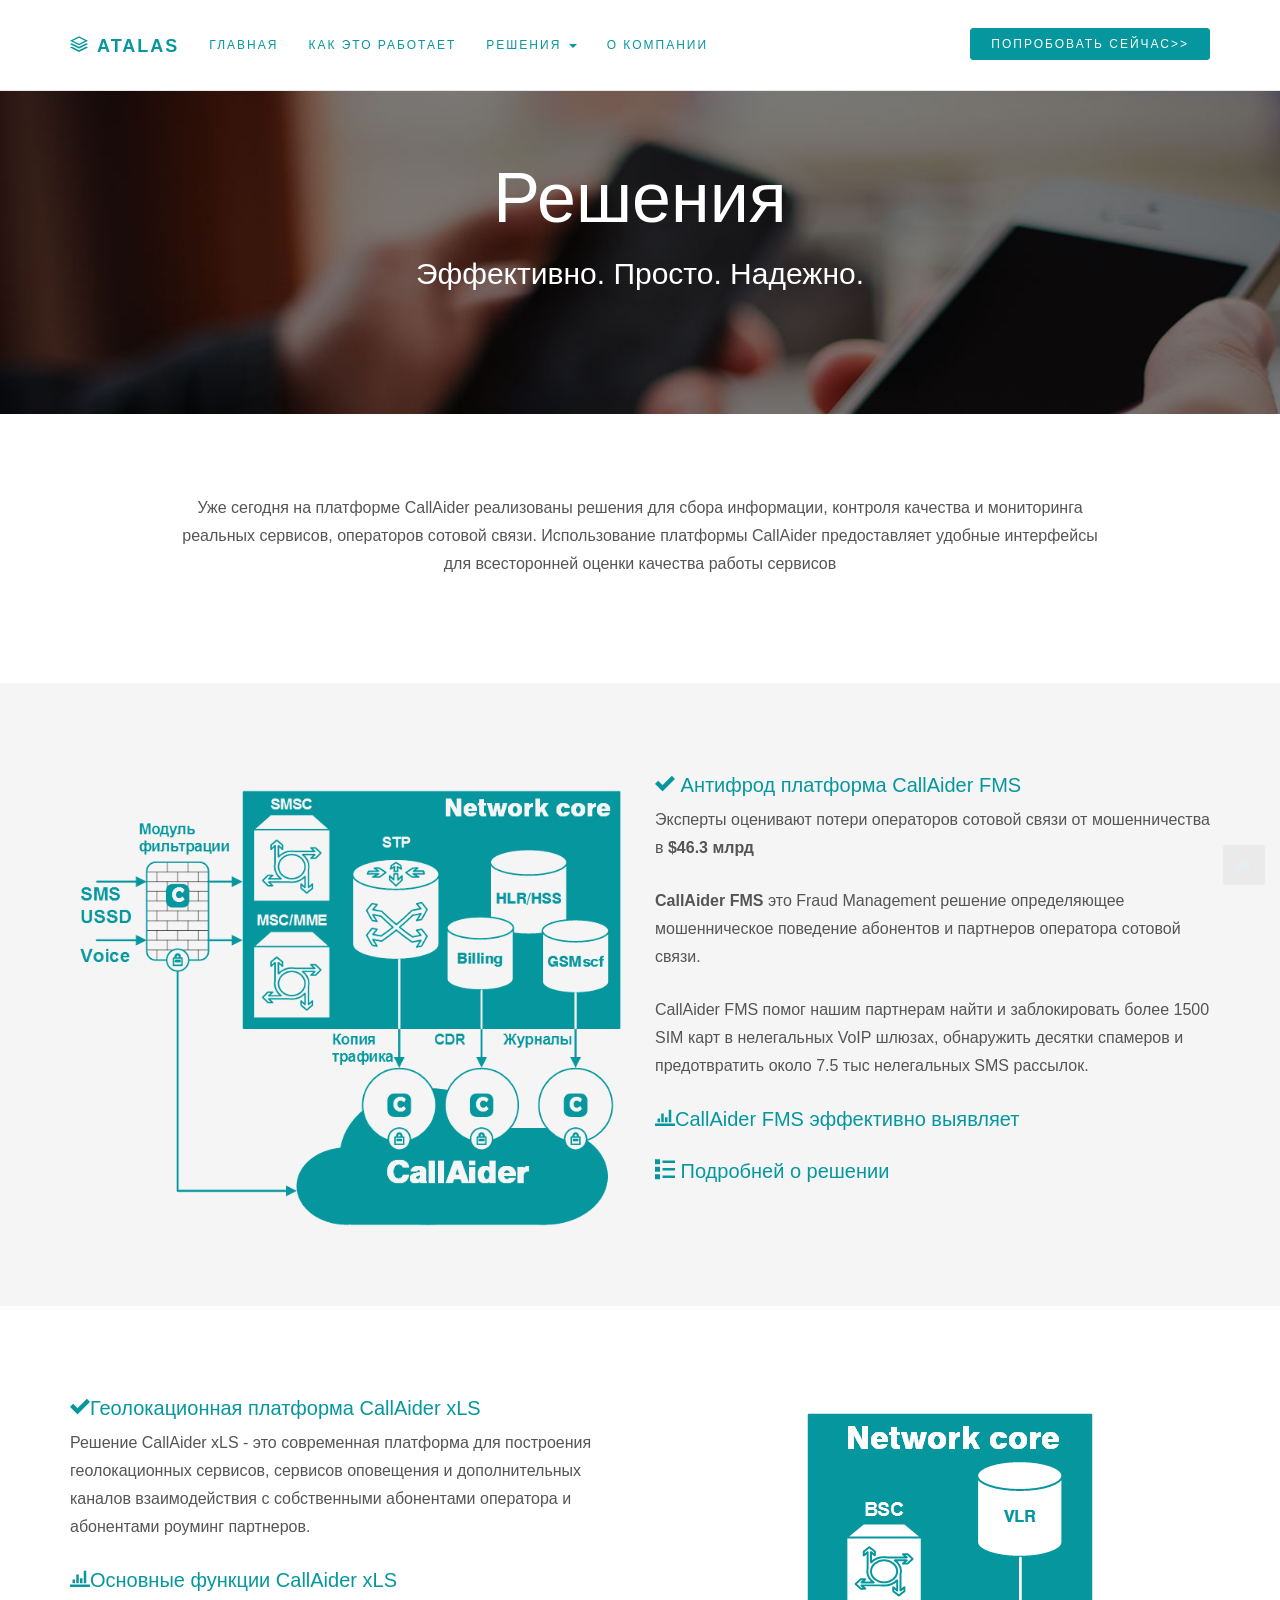
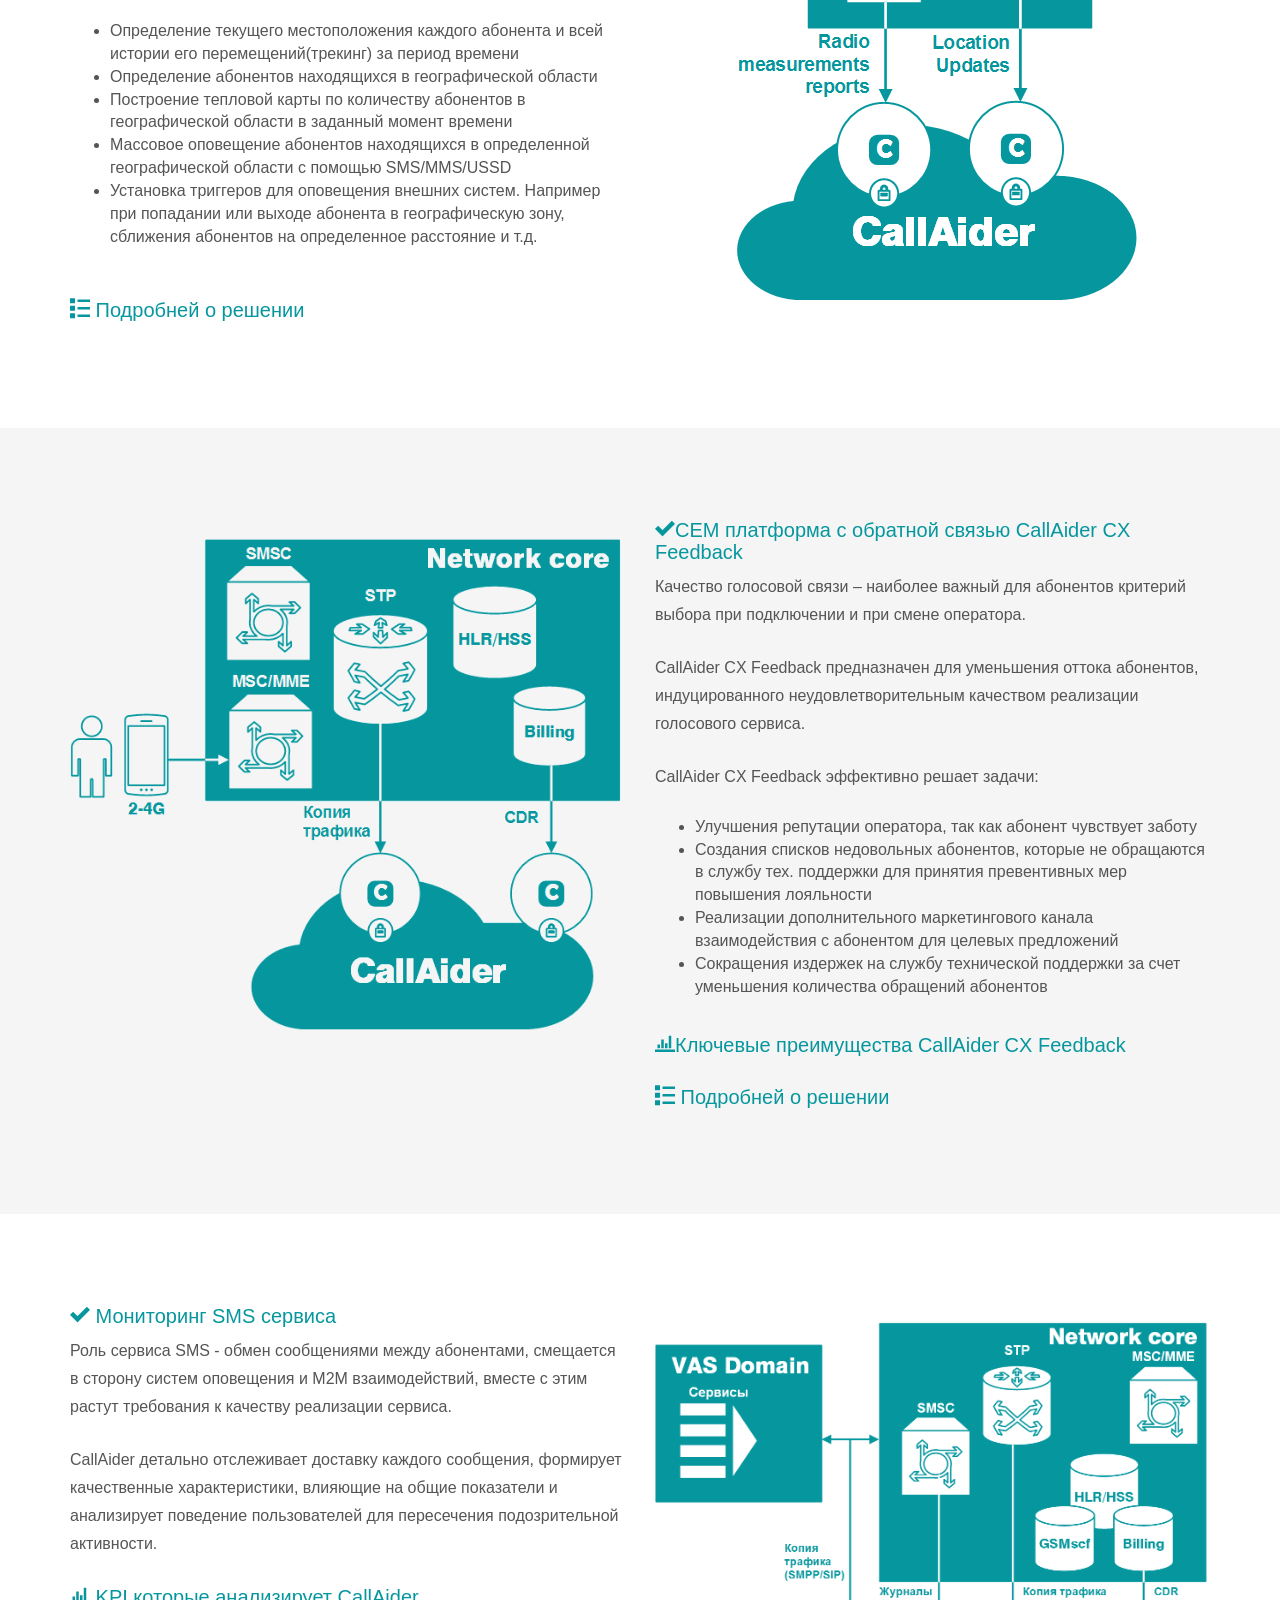
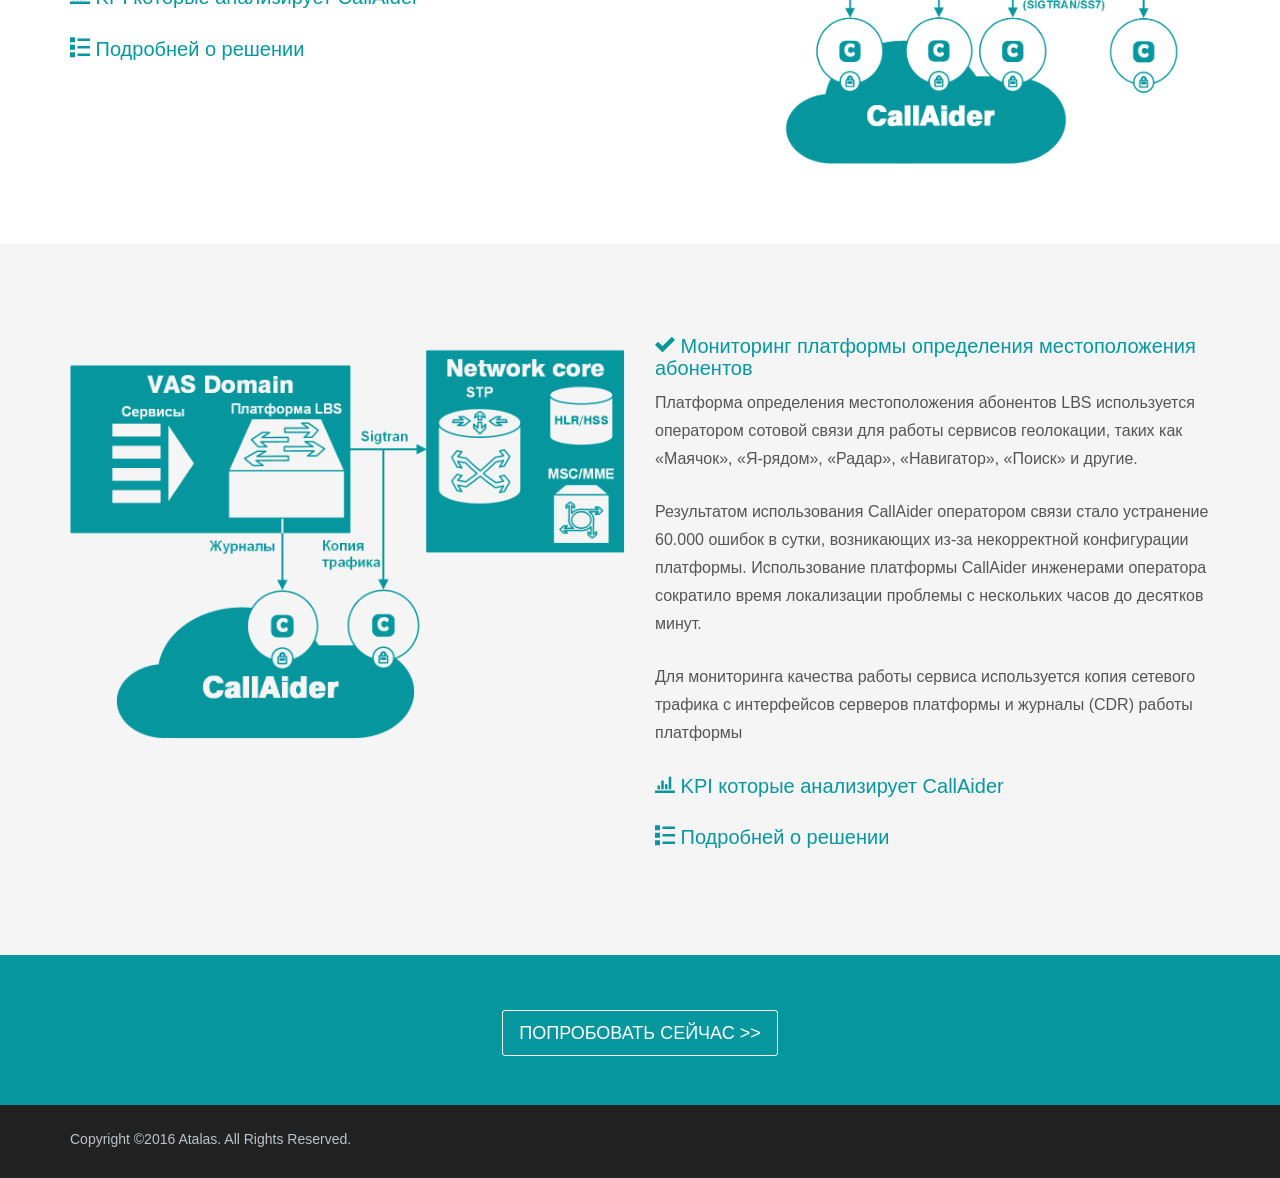
<file: www/solutions.html>
﻿<!DOCTYPE html>
<html lang="en">
	<head>
		<meta charset="utf-8">
		<meta http-equiv="X-UA-Compatible" content="IE=edge">
		<meta name="viewport" content="width=device-width, initial-scale=1.0">
		<meta name="description" content="Примеры и принципиальные схемы построения решений для операторов сотовой связи на аналитической платформе CallAider . Контроль  качественных характеристик ( KPI ) и антифрод ( antifraud )  для голосового сервиса, VAS сервисов ( SMS, LBS, MMS,VoIP, IVR,IP, SS7, SIGTRAN )">
		<meta name="author" content="Atalassofrware.com">	
		<link href="assets/img/favicon.png" rel="shortcut icon"  >
		<title>CallAider.  Готовые решения</title>

		<!-- Bootstrap core CSS -->
		<link href="assets/css/bootstrap.min.css" rel="stylesheet">
		<!-- Plugins -->
		<link href="assets/css/social-icons.css" rel="stylesheet">
		<link href="assets/css/icomoon.css" rel="stylesheet">
		<!-- Custom styles for this template -->
		<link href="assets/css/style.css" rel="stylesheet">
		<!-- Web Fonts -->
		<!--link href='//fonts.googleapis.com/css?family=Lato:300,400,700,300italic,400italic' rel='stylesheet' type='text/css'-->

		<!-- HTML5 Shim and Respond.js IE8 support of HTML5 elements and media queries -->
		<!-- WARNING: Respond.js doesn't work if you view the page via file:// -->
		<!--[if lt IE 9]>
			<script src="https://oss.maxcdn.com/libs/html5shiv/3.7.0/html5shiv.js"></script>
			<script src="https://oss.maxcdn.com/libs/respond.js/1.4.2/respond.min.js"></script>
		<![endif]-->
		<script src="assets/js/modernizr.custom.js"></script>
	</head>

	<body data-spy="scroll" data-offset="0" data-target="#navigation">

		<!-- Fixed navbar -->
		<nav id="navigation" class="navbar navbar-default navbar-fixed-top" role="navigation">
			<div class="container">
				<!-- Brand and toggle get grouped for better mobile display -->
				<div class="navbar-header">
					<button type="button" class="navbar-toggle" data-toggle="collapse" data-target="#bs-navbar-collapse">
						<span class="icon-bar"></span>
						<span class="icon-bar"></span>
						<span class="icon-bar"></span>
					</button>
					<a class="navbar-brand" href="index.html"><span class="icon-stack"></span> <b>ATALAS</b></a>
				</div>

				<!-- Collect the nav links, forms, and other content for toggling -->
				<div class="navbar-collapse collapse" id="bs-navbar-collapse">
					<ul class="nav navbar-nav">
						<li class="active"><a href="index.html" class="smoothScroll">Главная</a></li>
						<li><a href="how_it_work.html" class="smoothScroll">Как это работает</a></li>
						<li class="dropdown">
				                <a href="solutions.html" class="dropdown-toggle" data-toggle="dropdown" role="button" aria-haspopup="true" aria-expanded="false">Решения <span class="caret"></span></a>
				                <ul class="dropdown-menu" >
				                  <li><a href="solutions.html#FMS">CallAider FMS</a></li>
				                  <li><a href="solutions.html#XLS">CallAider xLS</a></li>
				                  <li><a href="solutions.html#voice">CallAider CX Feedback</a></li>
				                  <li><a href="solutions.html#SMS">Мониторинг  сервиса SMS</a></li>
				                  <li><a href="solutions.html#LBS">Мониторинг LBS</a></li>
				                </ul>
              				</li>
						<li><a href="company.html" class="smoothScroll">О Компании</a></li>
					</ul>

					<!-- Sign In / Sign Up -->
					<ul class="nav navbar-nav navbar-right">
						<div class="navbar-form pull-left">
							<a href="text.html#signup" type="button" class="btn btn-sm btn-theme" data-toggle="modal" data-target=".bs-modal-sm">Попробовать сейчас>></a>
						</div>
					</ul>
				</div><!--/nav-collapse -->
			</div><!-- /container -->
		</nav><!-- /fixed-navbar -->


		<!-- Sign In / Sign Up Modal -->
		<div class="modal fade bs-modal-sm" id="myModal" tabindex="-1" role="dialog" aria-labelledby="mySmallModalLabel" aria-hidden="true">
			<div class="modal-dialog modal-sm">
				<div class="modal-content">
					<br>
					<div class="modal-body">
						<form class="form-horizontal" action="thankyou.php" method="POST">
							<fieldset>
								<!-- Text input-->
								<div class="control-group">
									<label class="control-label" for="Email">* Email:</label>
									<div class="controls">
										<input required id="Email" name="Email" class="form-control input-large" type="text" placeholder="Укажите Ваш Email" >
									</div>
								</div>

								<div class="control-group">
									<label class="control-label" for="nameinput">* Имя:</label>
									<div class="controls">
										<input required id="nameinput" name="nameinput" class="form-control input-medium" type="text" placeholder="Укажите Ваше имя">
									</div>
								</div>

								<div class="control-group">
									<label class="control-label" for="companyinput">* Компания:</label>
									<div class="controls">
										<input required id="companyinput" name="companyinput" class="form-control input-medium" type="text" placeholder="Укажите Вашу компанию">
									</div>
								</div>

								<div class="control-group">
									<label class="control-label" for="phoneinput">Телефон:</label>
									<div class="controls">
										<input id="phoneinput" name="phoneinput" class="form-control input-medium" type="text" placeholder="Укажите контактный телефон">
									</div>
								</div>
								
								<div class="control-group">
									<label class="control-label" for="comment">Комментарий:</label>
									<div class="controls">
										<textarea id="comment" name="comment" class="form-control input-medium" style="height: 100px; resize: none;" type="text" placeholder="Ваш комментарий"></textarea>
									</div>
								</div>


								<!-- Button -->
								<div class="control-group">
									<label class="control-label" for="signin"></label>
									<div class="controls">
										<button id="signin" name="signin" class="btn btn-theme btn-block">Получить</button>
									</div>
								</div>
							</fieldset>
						</form>
					</div><!-- /modal-body -->

					<!--
                    <div class="modal-footer">
						<div class="text-center">
							<button type="button" class="btn btn-default" data-dismiss="modal">Close</button>
						</div>
					</div>
                    -->
				</div><!-- /modal-content -->
			</div><!-- /modal-dialog -->
		</div><!-- /modal -->


		<!-- Header Wrap -->
		<section id="home">
			<div class="headerwrap">
				<div class="container">
					<div class="row text-center">
						<div class="col-lg-12">
							<h1>Решения</b></h1>
							<h3>Эффективно. Просто. Надежно.</h3>
							<br>
						</div>

						<div class="col-lg-2 hidden-xs hidden-sm hidden-md">
						</div>
						<div class="col-lg-8">
							<!--img class="img-responsive" src="assets/img/app-bg.png" alt=""-->
							<br>
							<br>
							<br>
							<br>
						</div>
						<div class="col-lg-2 hidden-xs hidden-sm hidden-md">
						</div>
					</div>
				</div> <!-- /container -->
			</div><!-- /headerwrap -->


			<!-- Intro Wrap -->
			<div class="intro">
				<div class="container">
					<div class="row text-center">
						<div class="col-lg-1"></div>
						<div class="col-lg-10">
							<p>Уже сегодня на платформе CallAider реализованы решения для сбора информации, контроля качества и мониторинга реальных сервисов, 
							операторов сотовой связи. Использование платформы CallAider предоставляет удобные интерфейсы для всесторонней оценки качества работы сервисов</p>
						</div>
						<div class="col-lg-1"></div>
					</div>
				</div> <!-- /container -->
			</div><!-- /introwrap -->
		</section>

		<!-- FMS section begin -->
		<a name="FMS"></a>
		<section id="features">
			<div class="featureswrap">
				<div class="container">
					<div class="row">
						<div class="col-lg-6">
						<br>
						<img class="img-responsive right" src="assets/img/fms.png" alt="">
						</div>
						<div class="col-lg-6">
							<!-- Accordion -->
							<div class="accordion ac" id="accordion2">
								<div class="accordion-group active">
									<h4><span class="icon-checkmark"></span> Антифрод платформа CallAider FMS</h4>

									<div id="collapseOne" class="accordion-body collapse in">
										<div class="accordion-inner">
										<p> Эксперты оценивают потери операторов сотовой связи от мошенничества в <b>$46.3 млрд</b> </p>
										
										<p><b>CallAider FMS</b> это Fraud Management решение определяющее мошенническое поведение абонентов и партнеров оператора сотовой связи.</p>
										<p>CallAider FMS помог нашим партнерам найти и заблокировать более 1500 SIM карт в 
										нелегальных VoIP шлюзах, обнаружить десятки спамеров и предотвратить  около 7.5 тыс нелегальных SMS рассылок. </p>
										</div><!-- /accordion-inner -->
									</div><!-- /collapse -->
								</div><!-- /accordion-group -->

								<div class="accordion-group">
									<div class="accordion-heading">
										<a class="accordion-toggle" data-toggle="collapse" data-parent="#accordion2" href="#collapseThree">
										<span class="icon-bars"></span>CallAider FMS эффективно выявляет</a>
									</div>
									<div id="collapseThree" class="accordion-body collapse">
										<div class="accordion-inner">
										<p>
										<ul>
										<li>Нелегальные VoIP-шлюзы с использованием SIM карт оператора</li>
										<li>SMS/Voice спам сообщения</li>
										<li>Мошеннические SMS-рассылки (“SMS с просьбой”, “SMS с уведомлением”)</li>
										<li>“Клонированные” SIM карты</li>
										<li>Искажение отчетности контент-провайдерами</li>
										<li>Использование частного номера юридическим лицом</li>
										<li>Неблагонадежных абонентов для post-paid тарификации </li>
										</ul>
										</p>
										</div><!-- /accordion-inner -->
									</div><!-- /collapse -->
								</div><!-- /accordion-group -->
								<br>

								<div class="accordion-group">
									<div class="accordion-heading">
										<a class="accordion-toggle" data-toggle="collapse" data-parent="#accordion2" href="#collapseFour">
										<span class="icon-list"></span> Подробней о решении</a>
									</div>
									<div id="collapseFour" class="accordion-body collapse">
										<div class="accordion-inner">
										<p>
										Платформа находит подозрительных абонентов анализируя поведение абонентов. Аналитические алгоритмы в качестве исходных данных используют:</p>
										<p>
										<ul>
										<li>копию сетевого трафика между элементами сотовой сети</li>
										<li>CDR и TAP файлы</li>
										<li>Внешние справочники</li>
										</ul>
										</p>
										<p>Подозрительные абоненты могут быть проверены автоматически или их данные передаются службе безопасности оператора.</p>
										</div><!-- /accordion-inner -->
									</div><!-- /collapse -->
								</div><!-- /accordion-group -->
								<br>
							</div><!-- /accordion -->
						</div>
					</div>
				</div><!-- /container -->
			</div><!-- /featureswrap -->
		</section>
<!-- FMS  service end -->

<!-- XLS service begin -->
		<a name="XLS"></a>
		<!-- Features Wrap -->
		<section id="features">
			<div class="featureswrap" style="background-color:#ffffff">
				<div class="container">
					<div class="row">
						<div class="col-lg-6">
							<!-- Accordion -->
							<div class="accordion ac" id="accordion2">
								<div class="accordion-group active">
									<h4><span class="icon-checkmark"></span>Геолокационная платформа CallAider xLS</h4>

									<div id="collapseOne" class="accordion-body collapse in">
										<div class="accordion-inner">
										<p> Решение CallAider xLS - это современная платформа для построения геолокационных сервисов, сервисов оповещения 
										и дополнительных каналов взаимодействия с собственными абонентами оператора и абонентами роуминг партнеров.</p>
										
										</div><!-- /accordion-inner -->
									</div><!-- /collapse -->
								</div><!-- /accordion-group -->

								<div class="accordion-group">
									<div class="accordion-heading">
										<a class="accordion-toggle" data-toggle="collapse" data-parent="#accordion2" href="#collapseXlsList">
										<span class="icon-bars"></span>Основные функции CallAider xLS</a>
									</div>
									<div id="collapseXlsList" class="accordion-body active">
										<div class="accordion-inner">
										<p>
										<ul>
										<li>Определение текущего местоположения каждого абонента и всей истории его перемещений(трекинг) за период времени</li>
										<li>Определение абонентов находящихся в географической области</li>
										<li>Построение тепловой карты по количеству абонентов в географической области в заданный момент времени</li>
										<li>Массовое оповещение абонентов находящихся в определенной географической области с помощью SMS/MMS/USSD</li>
										<li>Установка триггеров для оповещения внешних систем. Например при попадании или выходе  абонента в географическую зону, сближения абонентов на определенное расстояние и т.д.</li>
										</ul>
										</p>
										</div><!-- /accordion-inner -->
									</div><!-- /collapse -->
								</div><!-- /accordion-group -->
								<br>

								<div class="accordion-group">
									<div class="accordion-heading">
										<a class="accordion-toggle" data-toggle="collapse" data-parent="#accordion2" href="#collapseXlsAbout">
										<span class="icon-list"></span> Подробней о решении
										</a>
									</div>
									<div id="collapseXlsAbout" class="accordion-body collapse">
										<div class="accordion-inner">
										<br>
										<p>CallAider xLS не создает дополнительных нагрузок на сеть оператора, потому что для определения местоположения абонентов 
										СallAider xLS анализирует копию SIGTRAN/SS7 траффика каждого VLR.</p>
										<p>Решение предоставляет REST интерфейс для подключения внешних приложений, авторизации и контроля доступа.</p>
										<p>Решение CallAider xLS построено на аналитической платформе CallAider и может поставляться как отдельный продукт или как модуль расширения функциональности других платформ.</p>
										</div><!-- /accordion-inner -->
									</div><!-- /collapse -->
								</div><!-- /accordion-group -->
								<br>
							</div><!-- /accordion -->
						</div>
						<div class="col-lg-6">
							<br>
							<img class="img-responsive right" src="assets/img/xls.png" alt="">
						</div>

					</div>
				</div><!-- /container -->
			</div><!-- /featureswrap -->
		</section>
<!-- XLS  service end -->

<!-- CALL service begin -->
		<a name="voice"></a>
		<section id="features">
			<div class="featureswrap">
				<div class="container">
					<div class="row">
						<div class="col-lg-6">
							<br>
							<img class="img-responsive right" src="assets/img/call.png" alt="">
						</div>
						<div class="col-lg-6">
							<!-- Accordion -->
							<div class="accordion ac" id="accordionCall">
								<div class="accordion-group active">
									<h4><span class="icon-checkmark"></span>CEM платформа с обратной связью CallAider CX Feedback</h4>

									<div id="collapseOne" class="accordion-body collapse in">
										<div class="accordion-inner">
										<p>Качество голосовой связи – наиболее важный для абонентов критерий выбора при подключении и при смене оператора.</p>
										<p>CallAider CX Feedback предназначен для уменьшения оттока абонентов, индуцированного неудовлетворительным качеством реализации голосового сервиса.</p>
																					
											<p>CallAider CX Feedback эффективно решает задачи:</p>
											<ul>
												<li>Улучшения репутации оператора, так как абонент чувствует заботу</li>
												<li>Создания списков недовольных абонентов, которые не обращаются в службу тех. поддержки для принятия превентивных мер повышения лояльности</li>
												<li>Реализации дополнительного маркетингового канала взаимодействия с абонентом для целевых предложений</li>
												<li>Сокращения издержек на службу технической поддержки за счет уменьшения количества обращений абонентов</li>
											</ul>	
											
										</div><!-- /accordion-inner -->
									</div><!-- /collapse -->
								</div><!-- /accordion-group -->
								<br>
								<div class="accordion-group">
									<div class="accordion-heading">
										<a class="accordion-toggle" data-toggle="collapse" data-parent="#accordionCall" href="#collapseCallAdvant">
										<span class="icon-bars"></span>Ключевые преимущества CallAider CX Feedback</a>
									<div id="collapseCallAdvant" class="accordion-body collapse">
										<div class="accordion-inner">
											<br>
											<ul>
												<li>Регистрация проблем всех абонентов, а не только тех, которые обратились в тех. поддержку</li>
												<li>В автоматических отчетах содержится вся необходимая информация: точное время, идентификторы базовых станциий, 
													модель телефона абонента, последовательность действий абонента, и другие</li>
												<li>Полная статистическая картина проявления проблемы в сети оператора, с возможностью определения наиболее существенных причин</li>
											</ul>	
											
										</div><!-- /accordion-inner -->
									</div><!-- /collapse -->
								</div><!-- /accordion-group -->
								<br>
								
								<div class="accordion-group">
									<div class="accordion-heading">
										<a class="accordion-toggle" data-toggle="collapse" data-parent="#accordionCall" href="#collapseCallMore">
										<span class="icon-list"></span> Подробней о решении</a>
									</div>
									<div id="collapseCallMore" class="accordion-body collapse">
										<div class="accordion-inner">
											<br>
											<p>Решение CallAider CX Feedback обнаруживает проблемы голосового сервиса по паттернам поведения абонентов и 
											отправляет абоненту USSD/SMS запрос для подтверждения проблемы. В случае подверждения наличия проблемы, CallAider CX Feedback 
											автоматически формирует детализированный отчет о проблеме который может быть передан в службу тех. поддержки и отправляет абоненту сообщение, 
											о том, что его проблема зарегистрирована.</p>	

<iframe src="http://www.slideshare.net/slideshow/embed_code/key/B939XxJgGjnjo5" width="595" height="485" frameborder="0" marginwidth="0" marginheight="0" scrolling="no" style="border:1px solid #CCC; border-width:1px; margin-bottom:5px; max-width: 100%;" allowfullscreen> </iframe>
										</div><!-- /accordion-inner -->
									</div><!-- /collapse -->
								</div><!-- /accordion-group -->
								<br>
							</div><!-- /accordion -->
						</div>
					</div>
				</div><!-- /container -->
			</div><!-- /featureswrap -->
		</section>
<!-- CALL service end -->

<!-- SMS service begin -->
		<a name="SMS"></a>
		<section id="features">
			<div class="featureswrap"  style="background-color:#ffffff">
				<div class="container">
					<div class="row">
						<div class="col-lg-6">
							<!-- Accordion -->
							<div class="accordion ac" id="accordion3">
								<div class="accordion-group active">
									<h4><span class="icon-checkmark"></span> Мониторинг SMS сервиса</h4>

									<div id="collapseOne" class="accordion-body collapse in">
										<div class="accordion-inner">
											<p>Роль сервиса SMS - обмен сообщениями между абонентами, смещается в сторону систем оповещения и M2M взаимодействий, 
											вместе с этим растут требования к качеству реализации сервиса.</p> 
											<p>CallAider детально отслеживает доставку каждого 
											сообщения, формирует качественные характеристики, влияющие на общие показатели и анализирует поведение 
											пользователей для пересечения подозрительной активности.</p>
										</div><!-- /accordion-inner -->
									</div><!-- /collapse -->
								</div><!-- /accordion-group -->

								<div class="accordion-group">
									<div class="accordion-heading">
										<a class="accordion-toggle" data-toggle="collapse" data-parent="#accordion3" href="#collapseSmsKpi">
										<span class="icon-bars"></span> KPI которые анализирует CallAider
										</a>
									</div>
									<div id="collapseSmsKpi" class="accordion-body collapse">
										<div class="accordion-inner">
										<p>
										<ul>
										<li>Автоматическое обнаружение нелегальных способов использования сервиса SMS:</li>
											<ul>
											<li>для массовых рассылок сообщений - спам</li>
											<li>использование номера для систем мониторинга, оповещения или слежения</li>
											<li>работа вредоносного программного обеспечения на смартфонах абонентов</li>
											</ul>
										
										<li>Мониторинг качественных характеристик:</li>
											<ul>
											<li>процент доставленных сообщений</li>
											<li>среднее время доставки сообщения по каждому интерфейсу</li>
											<li>процент абонентов вне зоны действия сети для сервиса</li>
											<li>процент абонентов для которых сервис запрещен или недоступен</li>
											<li>процент доставки сообщений и время доставки для каждого</li>
											</ul>
										<li>Мониторинг количественных характеристик:</li>
											<ul>
											<li>суммарная нагрузка на сервис</li>
											<li>нагрузка на каждом коммутаторе оператора</li>
											<li>нагрузка на базовых станциях</li>
											<li>нагрузка на внешних и межрегиональных каналах связи</li>
											<li>интенсивность запросов к биллингу и Camel/PCEF сервисам</li>
											</ul>
										<li>Мониторинг состояния системы:</li>
											<ul>
											<li>контроль состояния сигнальных и IP подключений</li>
											<li>контроль времени отклика элементов сети оператора и внешних систем</li>
											<li>процент ошибок по каждому элементу</li>
											</ul>
										<li>Aудит - контроль своевременности а корректности формирования тарификационной информации</li>
										</ul>
										</p>
										</div><!-- /accordion-inner -->
									</div><!-- /collapse -->
								</div><!-- /accordion-group -->
								<br>

								<div class="accordion-group">
									<div class="accordion-heading">
										<a class="accordion-toggle" data-toggle="collapse" data-parent="#accordion3" href="#collapseSmsMore">
										<span class="icon-list"></span> Подробней о решении
										</a>
									</div>
									<div id="collapseSmsMore" class="accordion-body collapse">
										<div class="accordion-inner">
										<p>Для контроля качественных характеристик работы SMS сервиса, на коллекторы CallAider 
										передается копия трафика SS7/SIGTRAN/SMPP/SIP/SMTP интерфейсов и CDR файлы.</p>

										<p>Весь поток данных сетевого обмена и CDR сохраняется в Hadoop хранилище. 
										Высокопроизводительные анализаторы CallAider мгновенно извлекают из полученных данных сессии, 
										содержащие полный набор событий, которые произошли при доставке каждого сообщения. 
										Группировка сессий по оборудованию, абонентам, и другим параметрам позволяют получить всесторонние 
										количественные и качественные оценки работы сервиса.</p>
										
										<p>Аналитический процессор выполняет группировку сессий по интерфейсам доставки, диапазонам номеров, 
										результатам обработки и временным характеристикам для полного мониторинга и аудита 
										работы SMSC оператора связи, формирует отчеты и показатели для внешних систем мониторинга.</p>

										<p>Анализ поведения отправителей сообщений позволяет выявить тип использования сервиса SMS сервиса</p>

										</div><!-- /accordion-inner -->
									</div><!-- /collapse -->
								</div><!-- /accordion-group -->
							</div><!-- /accordion -->
						</div>
						<div class="col-lg-6">
							<br>
							<img class="img-responsive right" src="assets/img/sms.png" alt="">
						</div>
					</div>
				</div><!-- /container -->
			</div><!-- /featureswrap -->
		</section>
<!-- SMS service end -->

		
<!-- LBS service begin -->
		<a name="LBS"></a>
		<!-- Features Wrap -->
		<section id="features">
			<div class="featureswrap">
				<div class="container">
					<div class="row">
						<div class="col-lg-6">
							<br>
							<img class="img-responsive right" src="assets/img/lbs.png" alt="">
						</div>
						<div class="col-lg-6">
							<!-- Accordion -->
							<div class="accordion ac" id="accordion2">
								<div class="accordion-group active">
									<h4><span class="icon-checkmark"></span> Мониторинг платформы определения местоположения абонентов</h4>

									<div id="collapseOne" class="accordion-body collapse in">
										<div class="accordion-inner">
										<p> Платформа определения местоположения абонентов LBS используется оператором сотовой связи для работы сервисов геолокации, 
										таких как «Маячок», «Я-рядом», «Радар», «Навигатор», «Поиск» и другие. </p>
										
										<p>Результатом использования CallAider оператором связи стало  устранение 60.000 ошибок в сутки, возникающих из-за некорректной конфигурации платформы.
										Использование платформы CallAider инженерами оператора сократило время локализации проблемы c нескольких часов до десятков минут.</p>
										
										<p>Для мониторинга качества работы сервиса используется копия сетевого трафика c интерфейсов серверов платформы и журналы (CDR) работы платформы</p>
										</div><!-- /accordion-inner -->
									</div><!-- /collapse -->
								</div><!-- /accordion-group -->

								<div class="accordion-group">
									<div class="accordion-heading">
										<a class="accordion-toggle" data-toggle="collapse" data-parent="#accordion2" href="#collapseLbsKpi">
										<span class="icon-bars"></span> KPI которые анализирует CallAider
										</a>
									</div>
									<div id="collapseLbsKpi" class="accordion-body collapse">
										<div class="accordion-inner">
										<p>
										<ul>
										<li>Мониторинг качественных характеристик:</li>
											<ul>
											<li>процент ошибок, связанных с некорректной конфигурацией платформы</li>
											<li>процент алгоритмических ошибок работы платформы LBS</li>
											<li>процент абонентов, находящихся вне зоны действия сети для платформы LBS</li>
											<li>процент абонентов, для которых сервис запрещен</li>
											<li>время ответа элементов сигнальной сети оператора, с распределением по регионам</li>
											</ul>
										<li>Мониторинг количественных характеристик:</li>
											<ul>
											<li>интенсивность запросов от потребителей сервиса</li>
											<li>нагрузка, генерируемая платформой по элементам сигнальной сети оператора</li>
											</ul>
										<li>Мониторинг состояния системы:</li>
											<ul>
												<li>состояние сигнальных линков подключения платформы к сети оператора</li>
												<li>состояние IP интерфейсов на стороне подключения потребителей сервиса</li>
											</ul>
										<li>Аудит - контроль соответствия CDR платформы, реальному результатам обработки запросов</li>
										</ul>
										</p>
										</div><!-- /accordion-inner -->
									</div><!-- /collapse -->
								</div><!-- /accordion-group -->
								<br>

								<div class="accordion-group">
									<div class="accordion-heading">
										<a class="accordion-toggle" data-toggle="collapse" data-parent="#accordion2" href="#collapseLbsAbout">
										<span class="icon-list"></span> Подробней о решении
										</a>
									</div>
									<div id="collapseLbsAbout" class="accordion-body collapse">
										<div class="accordion-inner">
										<br>
										<iframe src="https://player.vimeo.com/video/136806994" width="500" height="281" frameborder="0" webkitallowfullscreen mozallowfullscreen allowfullscreen></iframe> 
										<p><a href="https://vimeo.com/136806994">CallAider on m.LBS</a> on <a href="https://vimeo.com">Vimeo</a>.</p>
										<br>
										<p>
										На сегодняшний день в 98% случаев сотовыми операторами используется метод определения местоположения - CID (Cell Identification), 
										в котором координата абонента вычисляется исходя из параметров базовой станции, которая обслуживает абонента в текущий момент.
										<br>
										При реализации этого алгоритма, платформа LBS взаимодействует с HLR оператора для определения коммутатор(ов) – MSC и SGSN,
										на которых зарегистрирован абонент в голосовой сети и пакетной сети.  Все взаимодействия в рамках определения местоположения могут 
										контролироваться в одной точке – непосредственно на серверах платформы LBS 
										</p>
										</div><!-- /accordion-inner -->
									</div><!-- /collapse -->
								</div><!-- /accordion-group -->
								<br>
							</div><!-- /accordion -->
						</div>
					</div>
				</div><!-- /container -->
			</div><!-- /featureswrap -->
		</section>
<!-- LBS  service end -->

<!-- Divider 2 Section -->
		<div class="divider02">
			<div class="container text-center">
				<a href="#" type="button" class="btn btn-lg btn-theme2" data-toggle="modal" data-target=".bs-modal-sm">ПОПРОБОВАТЬ СЕЙЧАС >></a>
			</div>
		</div><!-- /divider02 -->

		<!-- Copyright Wrap -->
		<div class="copywrap">
			<div class="container">
				<div class="row">
					<div class="col-lg-12">
						<p>Copyright &copy;2016 Atalas. All Rights Reserved.</p>
					</div>
				</div><!-- /row -->
			</div><!-- /container -->
		</div><!-- /copywrap (copyright) -->


		<!-- jQuery (necessary for Bootstrap's JavaScript plugins) -->
		<script src="assets/js/jquery-2.1.1.min.js"></script>
		<!-- Include all compiled plugins (below), or include individual files as needed -->
		<script src="assets/js/bootstrap.min.js"></script>
		<script src="assets/js/jquery.easing.1.3.js"></script>
		<script src="assets/js/detectmobilebrowser.js"></script>
		<script src="assets/js/smoothscroll.js"></script>
		<script src="assets/js/waypoints.js"></script>
		<script src="assets/js/main.js"></script>
		<script>
			$('.carousel').carousel({
				interval: 3500,
				pause: "none"
			})
		</script>
		<!-- Yandex.Metrika counter --><script type="text/javascript"> (function (d, w, c) { (w[c] = w[c] || []).push(function() { try { w.yaCounter32214144 = new Ya.Metrika({ id:32214144, clickmap:true, trackLinks:true, accurateTrackBounce:true, webvisor:true, trackHash:true }); } catch(e) { } }); var n = d.getElementsByTagName("script")[0], s = d.createElement("script"), f = function () { n.parentNode.insertBefore(s, n); }; s.type = "text/javascript"; s.async = true; s.src = "https://mc.yandex.ru/metrika/watch.js"; if (w.opera == "[object Opera]") { d.addEventListener("DOMContentLoaded", f, false); } else { f(); } })(document, window, "yandex_metrika_callbacks");</script><noscript><div><img src="https://mc.yandex.ru/watch/32214144" style="position:absolute; left:-9999px;" alt="" /></div></noscript><!-- /Yandex.Metrika counter -->
		<!-- Google Analytics counter --><script>  (function(i,s,o,g,r,a,m){i['GoogleAnalyticsObject']=r;i[r]=i[r]||function(){  (i[r].q=i[r].q||[]).push(arguments)},i[r].l=1*new Date();a=s.createElement(o),  m=s.getElementsByTagName(o)[0];a.async=1;a.src=g;m.parentNode.insertBefore(a,m)  })(window,document,'script','//www.google-analytics.com/analytics.js','ga');  ga('create', 'UA-16858078-1', 'auto');  ga('send', 'pageview');</script><!-- Emd of Goofle analytics counter -->
	</body>
</html>
</file>
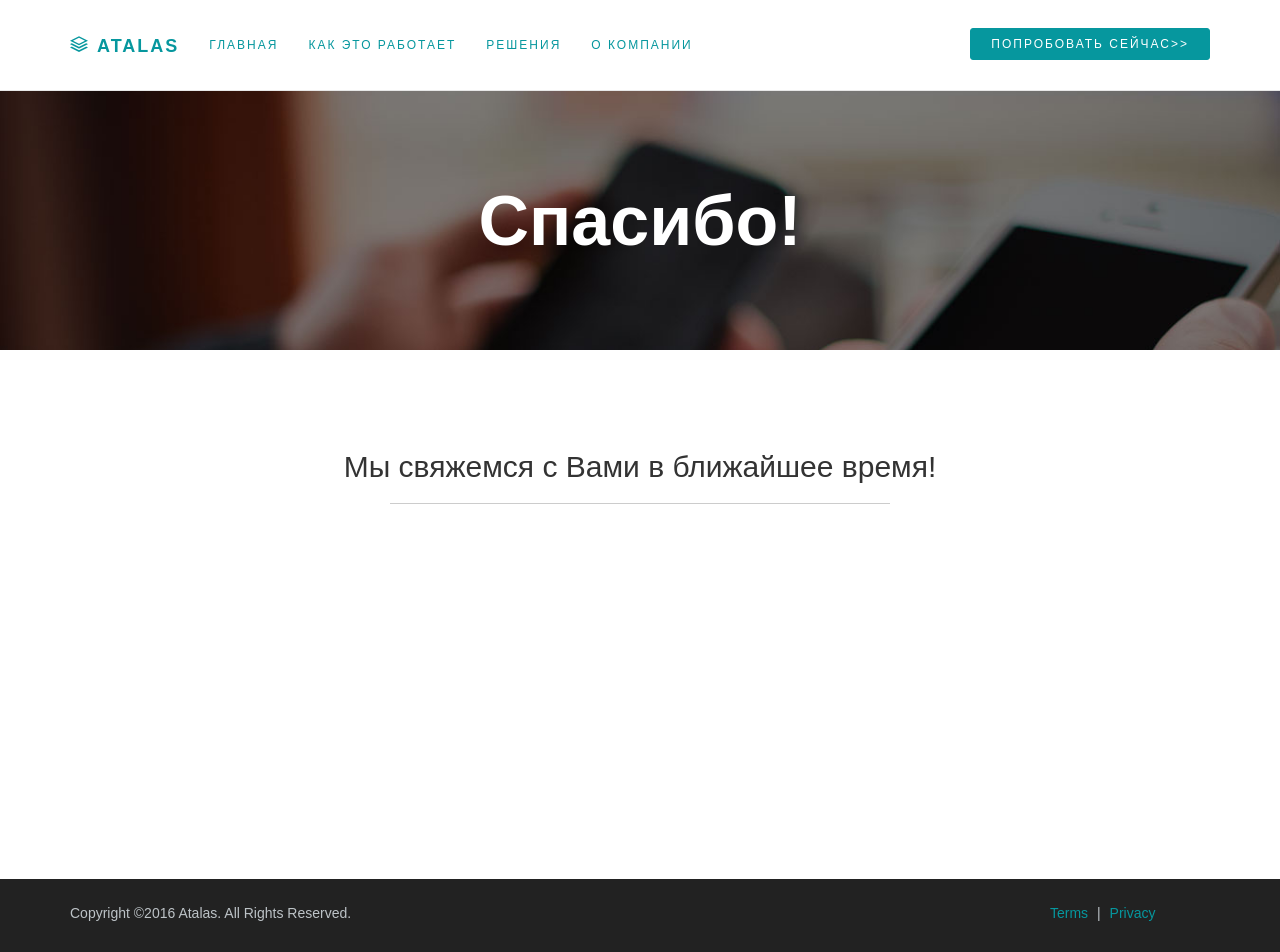
<file: www/thankyou.html>
﻿<!DOCTYPE html>
<html lang="en">
	<head>
		<meta charset="utf-8">
		<meta http-equiv="X-UA-Compatible" content="IE=edge">
		<meta name="viewport" content="width=device-width, initial-scale=1.0">
		<meta name="description" content="Bootstack - Bootstrap 3 Landing Page Theme">
		<meta name="keywords" content="">
		<meta name="author" content="Daniely Wright">
		<link href="assets/img/favicon.ico" rel="shortcut icon"  type="image/x-icon">
		<title>CallAider Main</title>

		<!-- Bootstrap core CSS -->
		<link href="assets/css/bootstrap.min.css" rel="stylesheet">
		<!-- Plugins -->
		<link href="assets/css/social-icons.css" rel="stylesheet">
		<link href="assets/css/icomoon.css" rel="stylesheet">
		<!-- Custom styles for this template -->
		<link href="assets/css/style.css" rel="stylesheet">
		<!-- Web Fonts -->
		<!--link href='//fonts.googleapis.com/css?family=Lato:300,400,700,300italic,400italic' rel='stylesheet' type='text/css'-->

		<!-- HTML5 Shim and Respond.js IE8 support of HTML5 elements and media queries -->
		<!-- WARNING: Respond.js doesn't work if you view the page via file:// -->
		<!--[if lt IE 9]>
			<script src="https://oss.maxcdn.com/libs/html5shiv/3.7.0/html5shiv.js"></script>
			<script src="https://oss.maxcdn.com/libs/respond.js/1.4.2/respond.min.js"></script>
		<![endif]-->
		<script src="assets/js/modernizr.custom.js"></script>
	</head>

	<body data-spy="scroll" data-offset="0" data-target="#navigation">

		<!-- Fixed navbar -->
		<nav id="navigation" class="navbar navbar-default navbar-fixed-top" role="navigation">
			<div class="container">
				<!-- Brand and toggle get grouped for better mobile display -->
				<div class="navbar-header">
					<button type="button" class="navbar-toggle" data-toggle="collapse" data-target="#bs-navbar-collapse">
						<span class="icon-bar"></span>
						<span class="icon-bar"></span>
						<span class="icon-bar"></span>
					</button>
					<a class="navbar-brand" href="index.html"><span class="icon-stack"></span> <b>ATALAS</b></a>
				</div>

				<!-- Collect the nav links, forms, and other content for toggling -->
				<div class="navbar-collapse collapse" id="bs-navbar-collapse">
					<ul class="nav navbar-nav">
						<li class="active"><a href="index.html" class="smoothScroll">Главная</a></li>
						<li><a href="how_it_work.html" class="smoothScroll">Как это работает</a></li>
						<li><a href="solutions.html" class="smoothScroll">Решения</a></li>
						<li><a href="company.html" class="smoothScroll">О Компании</a></li>
					</ul>

					<!-- Sign In / Sign Up -->
					<ul class="nav navbar-nav navbar-right">
						<div class="navbar-form pull-left">
							<a href="#signup" type="button" class="btn btn-sm btn-theme" data-toggle="modal" data-target=".bs-modal-sm">Попробовать сейчас>></a>
						</div>
					</ul>
				</div><!--/nav-collapse -->
			</div><!-- /container -->
		</nav><!-- /fixed-navbar -->


		<div class="modal fade bs-modal-sm" id="myModal" tabindex="-1" role="dialog" aria-labelledby="mySmallModalLabel" aria-hidden="true">
			<div class="modal-dialog modal-sm">
				<div class="modal-content">
					<br>
					<div class="modal-body">
						<form class="form-horizontal" action="thankyou.php" method="POST">
							<fieldset>
								<!-- Text input-->
								<div class="control-group">
									<label class="control-label" for="Email">* Email:</label>
									<div class="controls">
										<input required id="Email" name="Email" class="form-control input-large" type="text" placeholder="Укажите Вашу Email" >
									</div>
								</div>

								<div class="control-group">
									<label class="control-label" for="nameinput">* Имя:</label>
									<div class="controls">
										<input required id="nameinput" name="nameinput" class="form-control input-medium" type="text" placeholder="Укажите Ваше имя">
									</div>
								</div>

								<div class="control-group">
									<label class="control-label" for="companyinput">* Компания:</label>
									<div class="controls">
										<input required id="companyinput" name="companyinput" class="form-control input-medium" type="text" placeholder="Укажите Вашу компанию">
									</div>
								</div>

								<div class="control-group">
									<label class="control-label" for="phoneinput">Телефон:</label>
									<div class="controls">
										<input id="phoneinput" name="phoneinput" class="form-control input-medium" type="text" placeholder="Укажите контактный телефон">
									</div>
								</div>
								<div class="control-group">
									<label class="control-label" for="comment">Комментарий:</label>
									<div class="controls">
										<textarea id="comment" name="comment" class="form-control input-medium" style="height: 100px; resize: none;" type="text" placeholder="Ваш комментарий"></textarea>
									</div>
								</div>

								<!-- Button -->
								<div class="control-group">
									<label class="control-label" for="signin"></label>
									<div class="controls">
										<button id="signin" name="signin" class="btn btn-theme btn-block">Получить</button>
									</div>
								</div>
							</fieldset>
						</form>
					</div><!-- /modal-body -->

					<!--
                    <div class="modal-footer">
						<div class="text-center">
							<button type="button" class="btn btn-default" data-dismiss="modal">Close</button>
						</div>
					</div>
                    -->
				</div><!-- /modal-content -->
			</div><!-- /modal-dialog -->
		</div><!-- /modal -->


		<!-- Header Wrap -->
		<section id="home">
			<div class="headerwrap" style="height: 300px;">
				<div class="container">
					<div class="row text-center">
						<div class="col-lg-12">
							<br>
							<h1><b>Спасибо!</b></h1>
							<br>
						</div>

					</div>
				</div> <!-- /container -->
			</div><!-- /headerwrap -->


			<!-- Intro Wrap -->
			<div class="intro">
				<div class="container">
					<div class="row text-center">
						<h2>Мы свяжемся с Вами в ближайшее время!</h2>
						<hr>
						<br>
					</div>
					<br>
					<br>
					<br>
					<br>
					<br>
					<br>
					<br>
					<br>
					<br>
					<br>
					<br>
				</div> <!-- /container -->
			</div><!-- /introwrap -->
		</section>


		<!-- Copyright Wrap -->
		<div class="copywrap">
			<div class="container">
				<div class="row">
					<div class="col-lg-10">
						<p>Copyright &copy;2016 Atalas. All Rights Reserved.</p>
					</div>
					<div class="col-lg-2">
						<p><a href="#">Terms</a> | <a href="#">Privacy</a></p>
					</div>
				</div><!-- /row -->
			</div><!-- /container -->
		</div><!-- /copywrap (copyright) -->


		<!-- jQuery (necessary for Bootstrap's JavaScript plugins) -->
		<script src="assets/js/jquery-2.1.1.min.js"></script>
		<!-- Include all compiled plugins (below), or include individual files as needed -->
		<script src="assets/js/bootstrap.min.js"></script>
		<script src="assets/js/jquery.easing.1.3.js"></script>
		<script src="assets/js/detectmobilebrowser.js"></script>
		<script src="assets/js/smoothscroll.js"></script>
		<script src="assets/js/waypoints.js"></script>
		<script src="assets/js/main.js"></script>
		<script>
			$('.carousel').carousel({
				interval: 3500,
				pause: "none"
			})
		</script>
		<!-- Yandex.Metrika counter --><script type="text/javascript"> (function (d, w, c) { (w[c] = w[c] || []).push(function() { try { w.yaCounter32214144 = new Ya.Metrika({ id:32214144, clickmap:true, trackLinks:true, accurateTrackBounce:true, webvisor:true, trackHash:true }); } catch(e) { } }); var n = d.getElementsByTagName("script")[0], s = d.createElement("script"), f = function () { n.parentNode.insertBefore(s, n); }; s.type = "text/javascript"; s.async = true; s.src = "https://mc.yandex.ru/metrika/watch.js"; if (w.opera == "[object Opera]") { d.addEventListener("DOMContentLoaded", f, false); } else { f(); } })(document, window, "yandex_metrika_callbacks");</script><noscript><div><img src="https://mc.yandex.ru/watch/32214144" style="position:absolute; left:-9999px;" alt="" /></div></noscript><!-- /Yandex.Metrika counter -->
		<!-- Google Analytics counter --><script>  (function(i,s,o,g,r,a,m){i['GoogleAnalyticsObject']=r;i[r]=i[r]||function(){  (i[r].q=i[r].q||[]).push(arguments)},i[r].l=1*new Date();a=s.createElement(o),  m=s.getElementsByTagName(o)[0];a.async=1;a.src=g;m.parentNode.insertBefore(a,m)  })(window,document,'script','//www.google-analytics.com/analytics.js','ga');  ga('create', 'UA-16858078-1', 'auto');  ga('send', 'pageview');</script><!-- Emd of Goofle analytics counter -->
	</body>
</html>
</file>
<file: www/assets/css/social-icons.css>
/* Social Icons - small
=================================================================== */

#social a {
	width: 28px;
	height: 28px;
	margin: 0 6px 6px 0;
	display: block;
	float: left;
	text-indent: -9999px;
	background-position: 0 0px;
	-webkit-transition: all 0.3s ease-in-out;
	-moz-transition: all 0.3s ease-in-out;
	-o-transition: all 0.3s ease-in-out;
	-ms-transition: all 0.3s ease-in-out;
	transition: all 0.3s ease-in-out;
}

#social a:hover {
	width: 28px;
	height: 28px;
	margin: 0 6px 6px 0;
	display: block;
	float: left;
	text-indent: -9999px;
	background-position: 0 -38px;
}

#social a img{
	border: none;
}

#social-r a {
	width: 28px;
	height: 28px;
	margin: 0 6px 6px 0;
	display: block;
	float: left;
	text-indent: -9999px;
	background-position: 0 -38px;
	-webkit-transition: all 0.3s ease-in-out;
	-moz-transition: all 0.3s ease-in-out;
	-o-transition: all 0.3s ease-in-out;
	-ms-transition: all 0.3s ease-in-out;
	transition: all 0.3s ease-in-out;
}

#social-r a:hover {
	width: 28px;
	height: 28px;
	margin: 0 6px 6px 0;
	display: block;
	float: left;
	text-indent: -9999px;
	background-position: 0 0px;
}

#social-r a img{
	border: none;
}

.amazon {background: url(../img/icons/social/amazon.png) no-repeat;}
.behance {background: url(../img/icons/social/behance.png) no-repeat;}
.blogger {background: url(../img/icons/social/blogger.png) no-repeat;}
.deviantart{background: url(../img/icons/social/deviantart.png) no-repeat;}
.dribbble {background: url(../img/icons/social/dribbble.png) no-repeat;}
.dropbox {background: url(../img/icons/social/dropbox.png) no-repeat;}
.evernote {background: url(../img/icons/social/evernote.png) no-repeat;}
.facebook {background: url(../img/icons/social/facebook.png) no-repeat;}
.forrst {background: url(../img/icons/social/forrst.png) no-repeat;}
.github {background: url(../img/icons/social/github.png) no-repeat;}
.googleplus {background: url(../img/icons/social/googleplus.png) no-repeat;}
.jolicloud {background: url(../img/icons/social/jolicloud.png) no-repeat;}
.last-fm {background: url(../img/icons/social/last-fm.png) no-repeat;}
.linkedin {background: url(../img/icons/social/linkedin.png) no-repeat;}
.picasa {background: url(../img/icons/social/picasa.png) no-repeat;}
.pintrest {background: url(../img/icons/social/pintrest.png) no-repeat;}
.rss {background: url(../img/icons/social/rss.png) no-repeat;}
.skype {background: url(../img/icons/social/skype.png) no-repeat;}
.spotify {background: url(../img/icons/social/spotify.png) no-repeat;}
.stumbleupon {background: url(../img/icons/social/stumbleupon.png) no-repeat;}
.tumblr {background: url(../img/icons/social/tumblr.png) no-repeat;}
.twitter {background: url(../img/icons/social/twitter.png) no-repeat;}
.vimeo {background: url(../img/icons/social/vimeo.png) no-repeat;}
.wordpress {background: url(../img/icons/social/wordpress.png) no-repeat;}
.xing {background: url(../img/icons/social/xing.png) no-repeat;}
.yahoo {background: url(../img/icons/social/yahoo.png) no-repeat;}
.youtube {background: url(../img/icons/social/youtube.png) no-repeat;}

/* Social Icons - big
=================================================================== */

.social-bookmarks {
	padding: 0!important;
	margin: 0!important;
	list-style-type: none!important;
}

.social-bookmarks li{
	float: left!important;
	padding: 0px!important;
	display: inline!important;
	width: auto!important;
	background: none;
	-webkit-transition: all 0.3s ease-in-out;
	-moz-transition: all 0.3s ease-in-out;
	-o-transition: all 0.3s ease-in-out;
	-ms-transition: all 0.3s ease-in-out;
	transition: all 0.3s ease-in-out;
}			

.social-bookmarks li a {
	background-color: #fff;
	-webkit-transition: all 0.3s ease-in-out;
	-moz-transition: all 0.3s ease-in-out;
	-o-transition: all 0.3s ease-in-out;
	-ms-transition: all 0.3s ease-in-out;
	transition: all 0.3s ease-in-out;
	display: block!important;
	float: left!important;
	height: 100%!important;
	margin: 1px!important;
	padding: 0!important;
	width: 40px!important;
	height: 40px!important;
	text-indent: -9999px!important;
}

.social-bookmarks li:last-child  a{

}
.social-bookmarks li a:hover {
	background-position: 0 -40px!important;
	
}
.social-bookmarks li a {
	background-color:transparent;
}
.social-bookmarks li.aim a {
	background: url(../img/icons/social2/aim.png) no-repeat 0 0;
}
.social-bookmarks li.aim a:hover {
	background-color: #e95a00;
}
.social-bookmarks li.apple a {
	background: url(../img/icons/social2/apple.png) no-repeat 0 0;
}
.social-bookmarks li.apple a:hover {
	background-color: #606060;
}
.social-bookmarks li.behance a {
	background: url(../img/icons/social2/behance.png) no-repeat 0 0;
}
.social-bookmarks li.behance a:hover {
	background-color: #18a3fe;
}
.social-bookmarks li.blogger a {
	background: url(../img/icons/social2/blogger.png) no-repeat 0 0;
}
.social-bookmarks li.blogger a:hover {
	background-color: #fb913f;
}
.social-bookmarks li.cargo a {
	background: url(../img/icons/social2/cargo.png) no-repeat 0 0;
}
.social-bookmarks li.cargo a:hover {
	background-color: #00c462;
}
.social-bookmarks li.delicious a {
	background: url(../img/icons/social2/delicious.png) no-repeat 0 0;
}
.social-bookmarks li.delicious a:hover {
	background-color: #3274d1;
}
.social-bookmarks li.deviantart a {
	background: url(../img/icons/social2/deviantart.png) no-repeat 0 0;
}
.social-bookmarks li.deviantart a:hover {
	background-color: #d0de21;
}
.social-bookmarks li.digg a {
	background: url(../img/icons/social2/digg.png) no-repeat 0 0;
}
.social-bookmarks li.digg a:hover {
	background-color: #2882c6;
}
.social-bookmarks li.dopplr a {
	background: url(../img/icons/social2/dopplr.png) no-repeat 0 0;
}
.social-bookmarks li.dopplr a:hover {
	background-color: #99cc66;
}
.social-bookmarks li.dribbble a {
	background: url(../img/icons/social2/dribbble.png) no-repeat 0 0;
}
.social-bookmarks li.dribbble a:hover {
	background-color: #ef5b92;
}
.social-bookmarks li.ember a {
	background: url(../img/icons/social2/ember.png) no-repeat 0 0;
}
.social-bookmarks li.ember a:hover {
	background-color: #fb9d00;
}
.social-bookmarks li.evernote a {
	background: url(../img/icons/social2/evernote.png) no-repeat 0 0;
}
.social-bookmarks li.evernote a:hover {
	background-color: #77ba2f;
}
.social-bookmarks li.facebook a {
	background: url(../img/icons/social2/facebook.png) no-repeat 0 0;
}
.social-bookmarks li.facebook a:hover {
	background-color: #3b5998;
}
.social-bookmarks li.flickr a {
	background: url(../img/icons/social2/flickr.png) no-repeat 0 0;
}
.social-bookmarks li.flickr a:hover {
	background-color: #f1628b;
}
.social-bookmarks li.forrst a {
	background: url(../img/icons/social2/forrst.png) no-repeat 0 0;
}
.social-bookmarks li.forrst a:hover {
	background-color: #5b9a68;
}
.social-bookmarks li.github a {
	background: url(../img/icons/social2/github.png) no-repeat 0 0;
}
.social-bookmarks li.github a:hover {
	background-color: #7292a2;
}
.social-bookmarks li.google a {
	background: url(../img/icons/social2/google.png) no-repeat 0 0;
}
.social-bookmarks li.google a:hover {
	background-color: #dd4b39;
}
.social-bookmarks li.googleplus a {
	background: url(../img/icons/social2/googleplus.png) no-repeat 0 0;
}
.social-bookmarks li.googleplus a:hover {
	background-color: #d94a39;
}
.social-bookmarks li.gowalla a {
	background: url(../img/icons/social2/gowalla.png) no-repeat 0 0;
}
.social-bookmarks li.gowalla a:hover {
	background-color: #ff920d;
}
.social-bookmarks li.grooveshark a {
	background: url(../img/icons/social2/grooveshark.png) no-repeat 0 0;
}
.social-bookmarks li.grooveshark a:hover {
	background-color: #f88e00;
}
.social-bookmarks li.html5 a {
	background: url(../img/icons/social2/html5.png) no-repeat 0 0;
}
.social-bookmarks li.html5 a:hover {
	background-color: #f3642c;
}
.social-bookmarks li.icloud a {
	background: url(../img/icons/social2/icloud.png) no-repeat 0 0;
}
.social-bookmarks li.icloud a:hover {
	background-color: #fb913f;
}
.social-bookmarks li.lastfm a {
	background: url(../img/icons/social2/lastfm.png) no-repeat 0 0;
}
.social-bookmarks li.lastfm a:hover {
	background-color: #d21309;
}
.social-bookmarks li.linkedin a {
	background: url(../img/icons/social2/linkedin.png) no-repeat 0 0;
}
.social-bookmarks li.linkedin a:hover {
	background-color: #71b2d0;
}
.social-bookmarks li.metacafe a {
	background: url(../img/icons/social2/metacafe.png) no-repeat 0 0;
}
.social-bookmarks li.metacafe a:hover {
	background-color: #ef4035;
}
.social-bookmarks li.mixx a {
	background: url(../img/icons/social2/mixx.png) no-repeat 0 0;
}
.social-bookmarks li.mixx a:hover {
	background-color: #d80330;
}
.social-bookmarks li.myspace a {
	background: url(../img/icons/social2/myspace.png) no-repeat 0 0;
}
.social-bookmarks li.myspace a:hover {
	background-color: #003398;
}
.social-bookmarks li.netvibes a {
	background: url(../img/icons/social2/netvibes.png) no-repeat 0 0;
}
.social-bookmarks li.netvibes a:hover {
	background-color: #629e61;
}
.social-bookmarks li.newsvine a {
	background: url(../img/icons/social2/newsvine.png) no-repeat 0 0;
}
.social-bookmarks li.newsvine a:hover {
	background-color: #5b965a;
}
.social-bookmarks li.orkut a {
	background: url(../img/icons/social2/orkut.png) no-repeat 0 0;
}
.social-bookmarks li.orkut a:hover {
	background-color: #ed2590;
}
.social-bookmarks li.paypal a {
	background: url(../img/icons/social2/paypal.png) no-repeat 0 0;
}
.social-bookmarks li.paypal a:hover {
	background-color: #32689a;
}
.social-bookmarks li.picasa a {
	background: url(../img/icons/social2/picasa.png) no-repeat 0 0;
}
.social-bookmarks li.picasa a:hover {
	background-color: #444;
}
.social-bookmarks li.pinterest a {
	background: url(../img/icons/social2/pinterest.png) no-repeat 0 0;
}
.social-bookmarks li.pinterest a:hover {
	background-color: #cb2027;
}
.social-bookmarks li.plurk a {
	background: url(../img/icons/social2/plurk.png) no-repeat 0 0;
}
.social-bookmarks li.plurk a:hover {
	background-color: #f35b36;
}
.social-bookmarks li.posterous a {
	background: url(../img/icons/social2/posterous.png) no-repeat 0 0;
}
.social-bookmarks li.posterous a:hover {
	background-color: #f9d560;
}
.social-bookmarks li.reddit a {
	background: url(../img/icons/social2/reddit.png) no-repeat 0 0;
}
.social-bookmarks li.reddit a:hover {
	background-color: #bfd0e2;
}
.social-bookmarks li.rss a {
	background: url(../img/icons/social2/rss.png) no-repeat 0 0;
}
.social-bookmarks li.rss a:hover {
	background-color: #fe9900;
}
.social-bookmarks li.skype a {
	background: url(../img/icons/social2/skype.png) no-repeat 0 0;
}
.social-bookmarks li.skype a:hover {
	background-color: #18b7f1;
}
.social-bookmarks li.stumbleupon a {
	background: url(../img/icons/social2/stumbleupon.png) no-repeat 0 0;
}
.social-bookmarks li.stumbleupon a:hover {
	background-color: #eb4924;
}
.social-bookmarks li.technorati a {
	background: url(../img/icons/social2/technorati.png) no-repeat 0 0;
}
.social-bookmarks li.technorati a:hover {
	background-color: #7ac84f;
}
.social-bookmarks li.tumblr a {
	background: url(../img/icons/social2/tumblr.png) no-repeat 0 0;
}
.social-bookmarks li.tumblr a:hover {
	background-color: #3a5976;
}
.social-bookmarks li.twitter a {
	background: url(../img/icons/social2/twitter.png) no-repeat 0 0;
}
.social-bookmarks li.twitter a:hover {
	background-color: #48c4d2;
}
.social-bookmarks li.vimeo a {
	background: url(../img/icons/social2/vimeo.png) no-repeat 0 0;
}
.social-bookmarks li.vimeo a:hover {
	background-color: #62a0ad;
}
.social-bookmarks li.wordpress a {
	background: url(../img/icons/social2/wordpress.png) no-repeat 0 0;
}
.social-bookmarks li.wordpress a:hover {
	background-color: #464646;
}
.social-bookmarks li.yahoo a {
	background: url(../img/icons/social2/yahoo.png) no-repeat 0 0;
}
.social-bookmarks li.yahoo a:hover {
	background-color: #ab64bc;
}
.social-bookmarks li.yelp a {
	background: url(../img/icons/social2/yelp.png) no-repeat 0 0;
}
.social-bookmarks li.yelp a:hover {
	background-color: #c41200;
}
.social-bookmarks li.youtube a {
	background: url(../img/icons/social2/youtube.png) no-repeat 0 0;
}
.social-bookmarks li.youtube a:hover {
	background-color: #f45750;
}
.social-bookmarks li.zerply a {
	background: url(../img/icons/social2/zerply.png) no-repeat 0 0;
}
.social-bookmarks li.zerply a:hover {
	background-color: #8db259;
}
.social-bookmarks li.zootool a {
	background: url(../img/icons/social2/zootool.png) no-repeat 0 0;
}
.social-bookmarks li.zootool a:hover {
	background-color: #262626;
}

/* Social Icons - circle big
=================================================================== */
.social-grid {
	margin: 0px 0 0 0;
	padding: 0;
	list-style: none;
	display: block;
	text-align: center;
	width: 100%;
}

.social-grid li {
	width: 72px;
	height: 72px;
	display: inline-block;
	margin: 6px 12px;
}

.social-grid li a{
	width: 72px;
	height: 72px;
	display:block;
}


.social-item {
	width: 72px;
	height: 72px;
	-webkit-border-radius: 50em;
	-moz-border-radius: 50em;
	border-radius: 50em;
	position: relative;
	box-shadow: 0 1px 2px rgba(0,0,0,0.1);
	cursor: default;
}

.social-info-wrap{
	position: absolute;
	width: 72px;
	height: 72px;
	-webkit-border-radius: 50em;
	-moz-border-radius: 50em;
	border-radius: 50em;

	-webkit-perspective: 800px;
	-moz-perspective: 800px;
	-o-perspective: 800px;
	-ms-perspective: 800px;
	perspective: 800px;

	-webkit-transition: all 0.4s ease-in-out;
	-moz-transition: all 0.4s ease-in-out;
	-o-transition: all 0.4s ease-in-out;
	-ms-transition: all 0.4s ease-in-out;
	transition: all 0.4s ease-in-out;

	box-shadow: 
		0 0 0 5px #f6f6f6,
		inset 0 0 3px rgba(115,114, 23, 0.8);

}

.social-info{
	position: absolute;
	width: 70px;
	height: 70px;	
	-webkit-border-radius: 50em;
	-moz-border-radius: 50em;
	border-radius: 50em;
	-webkit-transition: all 0.4s ease-in-out;
	-moz-transition: all 0.4s ease-in-out;
	-o-transition: all 0.4s ease-in-out;
	-ms-transition: all 0.4s ease-in-out;
	transition: all 0.4s ease-in-out;
		
	-webkit-transform-style: preserve-3d;
	-moz-transform-style: preserve-3d;
	-o-transform-style: preserve-3d;
	-ms-transform-style: preserve-3d;
	transform-style: preserve-3d;

}

.social-info > div {
	display: block;
	position: absolute;
	width: 100%;
	height: 100%;
	border-radius: 50%;
	background-position: center center;
	border: 1px solid #999;
	-webkit-backface-visibility: hidden;
	-moz-backface-visibility: hidden;
	-o-backface-visibility: hidden;
	-ms-backface-visibility: hidden;
	backface-visibility: hidden;
}

.social-info .social-info-back {
	-webkit-transform: rotate3d(0,1,0,180deg);
	-moz-transform: rotate3d(0,1,0,180deg);
	-o-transform: rotate3d(0,1,0,180deg);
	-ms-transform: rotate3d(0,1,0,180deg);
	transform: rotate3d(0,1,0,180deg);
	margin-left: -2px;
}

.social-item:hover .social-info-wrap {
	box-shadow: 
		0 0 0 0 rgba(0,0,0,0.8), 
		inset 0 0 3px rgba(115,114, 23, 0.8);
}

.social-item:hover .social-info {
	-webkit-transform: rotate3d(0,1,0,-180deg);
	-moz-transform: rotate3d(0,1,0,-180deg);
	-o-transform: rotate3d(0,1,0,-180deg);
	-ms-transform: rotate3d(0,1,0,-180deg);
	transform: rotate3d(0,1,0,-180deg);
}

.social-amazon { 
	background: #f6f6f6 url(../img/icons/social_big/amazon_grey.png) no-repeat;
}

.social-amazon-hover { 
	background: #2f3842 url(../img/icons/social_big/amazon_white.png) no-repeat;
}

.social-apple { 
	background: #f6f6f6 url(../img/icons/social_big/apple_grey.png) no-repeat;
}

.social-apple-hover { 
	background: #000000 url(../img/icons/social_big/apple_white.png) no-repeat;
}

.social-delicious { 
	background: #f6f6f6 url(../img/icons/social_big/delicious_grey.png) no-repeat;
}

.social-delicious-hover { 
	background: #3274d1 url(../img/icons/social_big/delicious_white.png) no-repeat;
}

.social-deviantart { 
	background: #f6f6f6 url(../img/icons/social_big/deviantart_grey.png) no-repeat;
}

.social-deviantart-hover { 
	background: #d0de21 url(../img/icons/social_big/deviantart_white.png) no-repeat;
}

.social-digg { 
	background: #f6f6f6 url(../img/icons/social_big/digg_grey.png) no-repeat;
}

.social-digg-hover { 
	background: #2882c6 url(../img/icons/social_big/digg_white.png) no-repeat;
}

.social-dribbble { 
	background: #f6f6f6 url(../img/icons/social_big/dribbble_grey.png) no-repeat;
}

.social-dribbble-hover { 
	background: #ef5b92 url(../img/icons/social_big/dribbble_white.png) no-repeat;
}

.social-facebook { 
	background: #f6f6f6 url(../img/icons/social_big/facebook_grey.png) no-repeat;
}

.social-facebook-hover { 
	background: #3b5998 url(../img/icons/social_big/facebook_white.png) no-repeat;
}

.social-flickr { 
	background: #f6f6f6 url(../img/icons/social_big/flickr_grey.png) no-repeat;
}

.social-flickr-hover { 
	background: #f1628b url(../img/icons/social_big/flickr_white.png) no-repeat;
}

.social-html5 { 
	background: #f6f6f6 url(../img/icons/social_big/html5_grey.png) no-repeat;
}

.social-html5-hover { 
	background: #f3642c url(../img/icons/social_big/html5_white.png) no-repeat;
}

.social-lastfm { 
	background: #f6f6f6 url(../img/icons/social_big/lastfm_grey.png) no-repeat;
}

.social-lastfm-hover { 
	background: #d21309 url(../img/icons/social_big/lastfm_white.png) no-repeat;
}

.social-linkedin { 
	background: #f6f6f6 url(../img/icons/social_big/linkedin_grey.png) no-repeat;
}

.social-linkedin-hover { 
	background: #71b2d0 url(../img/icons/social_big/linkedin_white.png) no-repeat;
}

.social-myspace { 
	background: #f6f6f6 url(../img/icons/social_big/myspace_grey.png) no-repeat;
}

.social-myspace-hover { 
	background: #003398 url(../img/icons/social_big/myspace_white.png) no-repeat;
}

.social-paypal { 
	background: #f6f6f6 url(../img/icons/social_big/paypal_grey.png) no-repeat;
}

.social-paypal-hover { 
	background: #32689a url(../img/icons/social_big/paypal_white.png) no-repeat;
}

.social-rss { 
	background: #f6f6f6 url(../img/icons/social_big/rss_grey.png) no-repeat;
}

.social-rss-hover { 
	background: #fe9900 url(../img/icons/social_big/rss_white.png) no-repeat;
}

.social-skype { 
	background: #f6f6f6 url(../img/icons/social_big/skype_grey.png) no-repeat;
}

.social-skype-hover { 
	background: #18b7f1 url(../img/icons/social_big/skype_white.png) no-repeat;
}

.social-stumbleupon { 
	background: #f6f6f6 url(../img/icons/social_big/stumbleupon_grey.png) no-repeat;
}

.social-stumbleupon-hover { 
	background: #eb4924 url(../img/icons/social_big/stumbleupon_white.png) no-repeat;
}

.social-tumblr { 
	background: #f6f6f6 url(../img/icons/social_big/tumblr_grey.png) no-repeat;
}

.social-tumblr-hover { 
	background: #3a5976 url(../img/icons/social_big/tumblr_white.png) no-repeat;
}

.social-twitter { 
	background: #f6f6f6 url(../img/icons/social_big/twitter_grey.png) no-repeat;
}

.social-twitter-hover { 
	background: #48c4d2 url(../img/icons/social_big/twitter_white.png) no-repeat;
}

.social-vimeo { 
	background: #f6f6f6 url(../img/icons/social_big/vimeo_grey.png) no-repeat;
}

.social-vimeo-hover { 
	background: #62a0ad url(../img/icons/social_big/vimeo_white.png) no-repeat;
}

.social-youtube { 
	background: #f6f6f6 url(../img/icons/social_big/youtube_grey.png) no-repeat;
}

.social-youtube-hover { 
	background: #f45750 url(../img/icons/social_big/youtube_white.png) no-repeat;
}

/* Social Icons - circle small
=================================================================== */
.social-small-grid {
	margin: 0px 0 0 0;
	padding: 0;
	list-style: none;
	display: block;
	text-align: center;
	width: 100%;
}

.social-small-grid li {
	width: 32px;
	height: 32px;
	display: inline-block;
	margin: 6px 6px;
}

.social-small-grid li a{
	width: 32px;
	height: 32px;
	display:block;
}


.social-small-item {
	width: 32px;
	height: 32px;
	-webkit-border-radius: 50em;
	-moz-border-radius: 50em;
	border-radius: 50em;
	position: relative;
	box-shadow: 0 1px 2px rgba(0,0,0,0.1);
	cursor: default;
}

.social-small-info-wrap{
	position: absolute;
	width: 32px;
	height: 32px;
	-webkit-border-radius: 50em;
	-moz-border-radius: 50em;
	border-radius: 50em;

	-webkit-perspective: 800px;
	-moz-perspective: 800px;
	-o-perspective: 800px;
	-ms-perspective: 800px;
	perspective: 800px;

	-webkit-transition: all 0.4s ease-in-out;
	-moz-transition: all 0.4s ease-in-out;
	-o-transition: all 0.4s ease-in-out;
	-ms-transition: all 0.4s ease-in-out;
	transition: all 0.4s ease-in-out;

	box-shadow: 
		0 0 0 3px #f6f6f6,
		inset 0 0 3px rgba(246,246, 246, 1);

}

.social-small-info{
	position: absolute;
	width: 30px;
	height: 30px;	
	-webkit-border-radius: 50em;
	-moz-border-radius: 50em;
	border-radius: 50em;
	-webkit-transition: all 0.4s ease-in-out;
	-moz-transition: all 0.4s ease-in-out;
	-o-transition: all 0.4s ease-in-out;
	-ms-transition: all 0.4s ease-in-out;
	transition: all 0.4s ease-in-out;
		
	-webkit-transform-style: preserve-3d;
	-moz-transform-style: preserve-3d;
	-o-transform-style: preserve-3d;
	-ms-transform-style: preserve-3d;
	transform-style: preserve-3d;

}

.social-small-info > div {
	display: block;
	position: absolute;
	width: 100%;
	height: 100%;
	border-radius: 50%;
	background-position: center center;
	border: 1px solid #fff;
	-webkit-backface-visibility: hidden;
	-moz-backface-visibility: hidden;
	-o-backface-visibility: hidden;
	-ms-backface-visibility: hidden;
	backface-visibility: hidden;
}

.social-small-info .social-small-info-back {
	-webkit-transform: rotate3d(0,1,0,180deg);
	-moz-transform: rotate3d(0,1,0,180deg);
	-o-transform: rotate3d(0,1,0,180deg);
	-ms-transform: rotate3d(0,1,0,180deg);
	transform: rotate3d(0,1,0,180deg);
	margin-left: -2px;
}

.social-small-item:hover .social-small-info-wrap {
	box-shadow: 
		0 0 0 0 rgba(255,255,255,0.8), 
		inset 0 0 3px rgba(246,246, 246, 1);
}

.social-small-item:hover .social-small-info {
	-webkit-transform: rotate3d(0,1,0,-180deg);
	-moz-transform: rotate3d(0,1,0,-180deg);
	-o-transform: rotate3d(0,1,0,-180deg);
	-ms-transform: rotate3d(0,1,0,-180deg);
	transform: rotate3d(0,1,0,-180deg);
}

.social-small-amazon { 
	background: #ffffff url(../img/icons/social_small/amazon_grey.png) no-repeat;
}

.social-small-amazon-hover { 
	background: #2f3842 url(../img/icons/social_small/amazon_white.png) no-repeat;
}

.social-small-apple { 
	background: #ffffff url(../img/icons/social_small/apple_grey.png) no-repeat;
}

.social-small-apple-hover { 
	background: #000000 url(../img/icons/social_small/apple_white.png) no-repeat;
}

.social-small-delicious { 
	background: #ffffff url(../img/icons/social_small/delicious_grey.png) no-repeat;
}

.social-small-delicious-hover { 
	background: #3274d1 url(../img/icons/social_small/delicious_white.png) no-repeat;
}

.social-small-deviantart { 
	background: #ffffff url(../img/icons/social_small/deviantart_grey.png) no-repeat;
}

.social-small-deviantart-hover { 
	background: #d0de21 url(../img/icons/social_small/deviantart_white.png) no-repeat;
}

.social-small-digg { 
	background: #ffffff url(../img/icons/social_small/digg_grey.png) no-repeat;
}

.social-small-digg-hover { 
	background: #2882c6 url(../img/icons/social_small/digg_white.png) no-repeat;
}

.social-small-dribbble { 
	background: #ffffff url(../img/icons/social_small/dribbble_grey.png) no-repeat;
}

.social-small-dribbble-hover { 
	background: #ef5b92 url(../img/icons/social_small/dribbble_white.png) no-repeat;
}

.social-small-facebook { 
	background: #ffffff url(../img/icons/social_small/facebook_grey.png) no-repeat;
}

.social-small-facebook-hover { 
	background: #3b5998 url(../img/icons/social_small/facebook_white.png) no-repeat;
}

.social-small-flickr { 
	background: #ffffff url(../img/icons/social_small/flickr_grey.png) no-repeat;
}

.social-small-flickr-hover { 
	background: #f1628b url(../img/icons/social_small/flickr_white.png) no-repeat;
}

.social-small-html5 { 
	background: #ffffff url(../img/icons/social_small/html5_grey.png) no-repeat;
}

.social-small-html5-hover { 
	background: #f3642c url(../img/icons/social_small/html5_white.png) no-repeat;
}

.social-small-lastfm { 
	background: #ffffff url(../img/icons/social_small/lastfm_grey.png) no-repeat;
}

.social-small-lastfm-hover { 
	background: #d21309 url(../img/icons/social_small/lastfm_white.png) no-repeat;
}

.social-small-linkedin { 
	background: #ffffff url(../img/icons/social_small/linkedin_grey.png) no-repeat;
}

.social-small-linkedin-hover { 
	background: #71b2d0 url(../img/icons/social_small/linkedin_white.png) no-repeat;
}

.social-small-myspace { 
	background: #ffffff url(../img/icons/social_small/myspace_grey.png) no-repeat;
}

.social-small-myspace-hover { 
	background: #003398 url(../img/icons/social_small/myspace_white.png) no-repeat;
}

.social-small-paypal { 
	background: #ffffff url(../img/icons/social_small/paypal_grey.png) no-repeat;
}

.social-small-paypal-hover { 
	background: #32689a url(../img/icons/social_small/paypal_white.png) no-repeat;
}

.social-small-rss { 
	background: #ffffff url(../img/icons/social_small/rss_grey.png) no-repeat;
}

.social-small-rss-hover { 
	background: #fe9900 url(../img/icons/social_small/rss_white.png) no-repeat;
}

.social-small-skype { 
	background: #ffffff url(../img/icons/social_small/skype_grey.png) no-repeat;
}

.social-small-skype-hover { 
	background: #18b7f1 url(../img/icons/social_small/skype_white.png) no-repeat;
}

.social-small-stumbleupon { 
	background: #ffffff url(../img/icons/social_small/stumbleupon_grey.png) no-repeat;
}

.social-small-stumbleupon-hover { 
	background: #eb4924 url(../img/icons/social_small/stumbleupon_white.png) no-repeat;
}

.social-small-tumblr { 
	background: #ffffff url(../img/icons/social_small/tumblr_grey.png) no-repeat;
}

.social-small-tumblr-hover { 
	background: #3a5976 url(../img/icons/social_small/tumblr_white.png) no-repeat;
}

.social-small-twitter { 
	background: #ffffff url(../img/icons/social_small/twitter_grey.png) no-repeat;
}

.social-small-twitter-hover { 
	background: #48c4d2 url(../img/icons/social_small/twitter_white.png) no-repeat;
}

.social-small-vimeo { 
	background: #ffffff url(../img/icons/social_small/vimeo_grey.png) no-repeat;
}

.social-small-vimeo-hover { 
	background: #62a0ad url(../img/icons/social_small/vimeo_white.png) no-repeat;
}

.social-small-youtube { 
	background: #ffffff url(../img/icons/social_small/youtube_grey.png) no-repeat;
}

.social-small-youtube-hover { 
	background: #f45750 url(../img/icons/social_small/youtube_white.png) no-repeat;
}
</file>
<file: www/assets/css/icomoon.css>
@font-face {
	font-family: 'icomoon';
	src:url('../fonts/icomoon.eot?-y3lt0');
	src:url('../fonts/icomoon.eot?#iefix-y3lt0') format('embedded-opentype'),
		url('../fonts/icomoon.woff?-y3lt0') format('woff'),
		url('../fonts/icomoon.ttf?-y3lt0') format('truetype'),
		url('../fonts/icomoon.svg?-y3lt0#icomoon') format('svg');
	font-weight: normal;
	font-style: normal;
}

[class^="icon-"], [class*=" icon-"] {
	font-family: 'icomoon';
	speak: none;
	font-style: normal;
	font-weight: normal;
	font-variant: normal;
	text-transform: none;
	line-height: 1;

	/* Better Font Rendering =========== */
	-webkit-font-smoothing: antialiased;
	-moz-osx-font-smoothing: grayscale;
}

.icon-home:before {
	content: "\e600";
}
.icon-home2:before {
	content: "\e601";
}
.icon-home3:before {
	content: "\e602";
}
.icon-office:before {
	content: "\e603";
}
.icon-newspaper:before {
	content: "\e604";
}
.icon-pencil:before {
	content: "\e605";
}
.icon-pencil2:before {
	content: "\e606";
}
.icon-quill:before {
	content: "\e607";
}
.icon-pen:before {
	content: "\e608";
}
.icon-blog:before {
	content: "\e609";
}
.icon-droplet:before {
	content: "\e60a";
}
.icon-paint-format:before {
	content: "\e60b";
}
.icon-image:before {
	content: "\e60c";
}
.icon-image2:before {
	content: "\e60d";
}
.icon-images:before {
	content: "\e60e";
}
.icon-camera:before {
	content: "\e60f";
}
.icon-music:before {
	content: "\e610";
}
.icon-headphones:before {
	content: "\e611";
}
.icon-play:before {
	content: "\e612";
}
.icon-film:before {
	content: "\e613";
}
.icon-camera2:before {
	content: "\e614";
}
.icon-dice:before {
	content: "\e615";
}
.icon-pacman:before {
	content: "\e616";
}
.icon-spades:before {
	content: "\e617";
}
.icon-clubs:before {
	content: "\e618";
}
.icon-diamonds:before {
	content: "\e619";
}
.icon-pawn:before {
	content: "\e61a";
}
.icon-bullhorn:before {
	content: "\e61b";
}
.icon-connection:before {
	content: "\e61c";
}
.icon-podcast:before {
	content: "\e61d";
}
.icon-feed:before {
	content: "\e61e";
}
.icon-book:before {
	content: "\e61f";
}
.icon-books:before {
	content: "\e620";
}
.icon-library:before {
	content: "\e621";
}
.icon-file:before {
	content: "\e622";
}
.icon-profile:before {
	content: "\e623";
}
.icon-file2:before {
	content: "\e624";
}
.icon-file3:before {
	content: "\e625";
}
.icon-file4:before {
	content: "\e626";
}
.icon-copy:before {
	content: "\e627";
}
.icon-copy2:before {
	content: "\e628";
}
.icon-copy3:before {
	content: "\e629";
}
.icon-paste:before {
	content: "\e62a";
}
.icon-paste2:before {
	content: "\e62b";
}
.icon-paste3:before {
	content: "\e62c";
}
.icon-stack:before {
	content: "\e62d";
}
.icon-folder:before {
	content: "\e62e";
}
.icon-folder-open:before {
	content: "\e62f";
}
.icon-tag:before {
	content: "\e630";
}
.icon-tags:before {
	content: "\e631";
}
.icon-barcode:before {
	content: "\e632";
}
.icon-qrcode:before {
	content: "\e633";
}
.icon-ticket:before {
	content: "\e634";
}
.icon-cart:before {
	content: "\e635";
}
.icon-cart2:before {
	content: "\e636";
}
.icon-cart3:before {
	content: "\e637";
}
.icon-coin:before {
	content: "\e638";
}
.icon-credit:before {
	content: "\e639";
}
.icon-calculate:before {
	content: "\e63a";
}
.icon-support:before {
	content: "\e63b";
}
.icon-phone:before {
	content: "\e63c";
}
.icon-phone-hang-up:before {
	content: "\e63d";
}
.icon-address-book:before {
	content: "\e63e";
}
.icon-notebook:before {
	content: "\e63f";
}
.icon-envelope:before {
	content: "\e640";
}
.icon-pushpin:before {
	content: "\e641";
}
.icon-location:before {
	content: "\e642";
}
.icon-location2:before {
	content: "\e643";
}
.icon-compass:before {
	content: "\e644";
}
.icon-map:before {
	content: "\e645";
}
.icon-map2:before {
	content: "\e646";
}
.icon-history:before {
	content: "\e647";
}
.icon-clock:before {
	content: "\e648";
}
.icon-clock2:before {
	content: "\e649";
}
.icon-alarm:before {
	content: "\e64a";
}
.icon-alarm2:before {
	content: "\e64b";
}
.icon-bell:before {
	content: "\e64c";
}
.icon-stopwatch:before {
	content: "\e64d";
}
.icon-calendar:before {
	content: "\e64e";
}
.icon-calendar2:before {
	content: "\e64f";
}
.icon-print:before {
	content: "\e650";
}
.icon-keyboard:before {
	content: "\e651";
}
.icon-screen:before {
	content: "\e652";
}
.icon-laptop:before {
	content: "\e653";
}
.icon-mobile:before {
	content: "\e654";
}
.icon-mobile2:before {
	content: "\e655";
}
.icon-tablet:before {
	content: "\e656";
}
.icon-tv:before {
	content: "\e657";
}
.icon-cabinet:before {
	content: "\e658";
}
.icon-drawer:before {
	content: "\e659";
}
.icon-drawer2:before {
	content: "\e65a";
}
.icon-drawer3:before {
	content: "\e65b";
}
.icon-box-add:before {
	content: "\e65c";
}
.icon-box-remove:before {
	content: "\e65d";
}
.icon-download:before {
	content: "\e65e";
}
.icon-upload:before {
	content: "\e65f";
}
.icon-disk:before {
	content: "\e660";
}
.icon-storage:before {
	content: "\e661";
}
.icon-undo:before {
	content: "\e662";
}
.icon-redo:before {
	content: "\e663";
}
.icon-flip:before {
	content: "\e664";
}
.icon-flip2:before {
	content: "\e665";
}
.icon-undo2:before {
	content: "\e666";
}
.icon-redo2:before {
	content: "\e667";
}
.icon-forward:before {
	content: "\e668";
}
.icon-reply:before {
	content: "\e669";
}
.icon-bubble:before {
	content: "\e66a";
}
.icon-bubbles:before {
	content: "\e66b";
}
.icon-bubbles2:before {
	content: "\e66c";
}
.icon-bubble2:before {
	content: "\e66d";
}
.icon-bubbles3:before {
	content: "\e66e";
}
.icon-bubbles4:before {
	content: "\e66f";
}
.icon-user:before {
	content: "\e670";
}
.icon-users:before {
	content: "\e671";
}
.icon-user2:before {
	content: "\e672";
}
.icon-users2:before {
	content: "\e673";
}
.icon-user3:before {
	content: "\e674";
}
.icon-user4:before {
	content: "\e675";
}
.icon-quotes-left:before {
	content: "\e676";
}
.icon-busy:before {
	content: "\e677";
}
.icon-spinner:before {
	content: "\e678";
}
.icon-spinner2:before {
	content: "\e679";
}
.icon-spinner3:before {
	content: "\e67a";
}
.icon-spinner4:before {
	content: "\e67b";
}
.icon-spinner5:before {
	content: "\e67c";
}
.icon-spinner6:before {
	content: "\e67d";
}
.icon-binoculars:before {
	content: "\e67e";
}
.icon-search:before {
	content: "\e67f";
}
.icon-zoomin:before {
	content: "\e680";
}
.icon-zoomout:before {
	content: "\e681";
}
.icon-expand:before {
	content: "\e682";
}
.icon-contract:before {
	content: "\e683";
}
.icon-expand2:before {
	content: "\e684";
}
.icon-contract2:before {
	content: "\e685";
}
.icon-key:before {
	content: "\e686";
}
.icon-key2:before {
	content: "\e687";
}
.icon-lock:before {
	content: "\e688";
}
.icon-lock2:before {
	content: "\e689";
}
.icon-unlocked:before {
	content: "\e68a";
}
.icon-wrench:before {
	content: "\e68b";
}
.icon-settings:before {
	content: "\e68c";
}
.icon-equalizer:before {
	content: "\e68d";
}
.icon-cog:before {
	content: "\e68e";
}
.icon-cogs:before {
	content: "\e68f";
}
.icon-cog2:before {
	content: "\e690";
}
.icon-hammer:before {
	content: "\e691";
}
.icon-wand:before {
	content: "\e692";
}
.icon-aid:before {
	content: "\e693";
}
.icon-bug:before {
	content: "\e694";
}
.icon-pie:before {
	content: "\e695";
}
.icon-stats:before {
	content: "\e696";
}
.icon-bars:before {
	content: "\e697";
}
.icon-bars2:before {
	content: "\e698";
}
.icon-gift:before {
	content: "\e699";
}
.icon-trophy:before {
	content: "\e69a";
}
.icon-glass:before {
	content: "\e69b";
}
.icon-mug:before {
	content: "\e69c";
}
.icon-food:before {
	content: "\e69d";
}
.icon-leaf:before {
	content: "\e69e";
}
.icon-rocket:before {
	content: "\e69f";
}
.icon-meter:before {
	content: "\e6a0";
}
.icon-meter2:before {
	content: "\e6a1";
}
.icon-dashboard:before {
	content: "\e6a2";
}
.icon-hammer2:before {
	content: "\e6a3";
}
.icon-fire:before {
	content: "\e6a4";
}
.icon-lab:before {
	content: "\e6a5";
}
.icon-magnet:before {
	content: "\e6a6";
}
.icon-remove:before {
	content: "\e6a7";
}
.icon-remove2:before {
	content: "\e6a8";
}
.icon-briefcase:before {
	content: "\e6a9";
}
.icon-airplane:before {
	content: "\e6aa";
}
.icon-truck:before {
	content: "\e6ab";
}
.icon-road:before {
	content: "\e6ac";
}
.icon-accessibility:before {
	content: "\e6ad";
}
.icon-target:before {
	content: "\e6ae";
}
.icon-shield:before {
	content: "\e6af";
}
.icon-lightning:before {
	content: "\e6b0";
}
.icon-switch:before {
	content: "\e6b1";
}
.icon-powercord:before {
	content: "\e6b2";
}
.icon-signup:before {
	content: "\e6b3";
}
.icon-list:before {
	content: "\e6b4";
}
.icon-list2:before {
	content: "\e6b5";
}
.icon-numbered-list:before {
	content: "\e6b6";
}
.icon-menu:before {
	content: "\e6b7";
}
.icon-menu2:before {
	content: "\e6b8";
}
.icon-tree:before {
	content: "\e6b9";
}
.icon-cloud:before {
	content: "\e6ba";
}
.icon-cloud-download:before {
	content: "\e6bb";
}
.icon-cloud-upload:before {
	content: "\e6bc";
}
.icon-download2:before {
	content: "\e6bd";
}
.icon-upload2:before {
	content: "\e6be";
}
.icon-download3:before {
	content: "\e6bf";
}
.icon-upload3:before {
	content: "\e6c0";
}
.icon-globe:before {
	content: "\e6c1";
}
.icon-earth:before {
	content: "\e6c2";
}
.icon-link:before {
	content: "\e6c3";
}
.icon-flag:before {
	content: "\e6c4";
}
.icon-attachment:before {
	content: "\e6c5";
}
.icon-eye:before {
	content: "\e6c6";
}
.icon-eye-blocked:before {
	content: "\e6c7";
}
.icon-eye2:before {
	content: "\e6c8";
}
.icon-bookmark:before {
	content: "\e6c9";
}
.icon-bookmarks:before {
	content: "\e6ca";
}
.icon-brightness-medium:before {
	content: "\e6cb";
}
.icon-brightness-contrast:before {
	content: "\e6cc";
}
.icon-contrast:before {
	content: "\e6cd";
}
.icon-star:before {
	content: "\e6ce";
}
.icon-star2:before {
	content: "\e6cf";
}
.icon-star3:before {
	content: "\e6d0";
}
.icon-heart:before {
	content: "\e6d1";
}
.icon-heart2:before {
	content: "\e6d2";
}
.icon-heart-broken:before {
	content: "\e6d3";
}
.icon-thumbs-up:before {
	content: "\e6d4";
}
.icon-thumbs-up2:before {
	content: "\e6d5";
}
.icon-happy:before {
	content: "\e6d6";
}
.icon-happy2:before {
	content: "\e6d7";
}
.icon-smiley:before {
	content: "\e6d8";
}
.icon-smiley2:before {
	content: "\e6d9";
}
.icon-tongue:before {
	content: "\e6da";
}
.icon-tongue2:before {
	content: "\e6db";
}
.icon-sad:before {
	content: "\e6dc";
}
.icon-sad2:before {
	content: "\e6dd";
}
.icon-wink:before {
	content: "\e6de";
}
.icon-wink2:before {
	content: "\e6df";
}
.icon-grin:before {
	content: "\e6e0";
}
.icon-grin2:before {
	content: "\e6e1";
}
.icon-cool:before {
	content: "\e6e2";
}
.icon-cool2:before {
	content: "\e6e3";
}
.icon-angry:before {
	content: "\e6e4";
}
.icon-angry2:before {
	content: "\e6e5";
}
.icon-evil:before {
	content: "\e6e6";
}
.icon-evil2:before {
	content: "\e6e7";
}
.icon-shocked:before {
	content: "\e6e8";
}
.icon-shocked2:before {
	content: "\e6e9";
}
.icon-confused:before {
	content: "\e6ea";
}
.icon-confused2:before {
	content: "\e6eb";
}
.icon-neutral:before {
	content: "\e6ec";
}
.icon-neutral2:before {
	content: "\e6ed";
}
.icon-wondering:before {
	content: "\e6ee";
}
.icon-wondering2:before {
	content: "\e6ef";
}
.icon-point-up:before {
	content: "\e6f0";
}
.icon-point-right:before {
	content: "\e6f1";
}
.icon-point-down:before {
	content: "\e6f2";
}
.icon-point-left:before {
	content: "\e6f3";
}
.icon-warning:before {
	content: "\e6f4";
}
.icon-notification:before {
	content: "\e6f5";
}
.icon-question:before {
	content: "\e6f6";
}
.icon-info:before {
	content: "\e6f7";
}
.icon-info2:before {
	content: "\e6f8";
}
.icon-blocked:before {
	content: "\e6f9";
}
.icon-cancel-circle:before {
	content: "\e6fa";
}
.icon-checkmark-circle:before {
	content: "\e6fb";
}
.icon-spam:before {
	content: "\e6fc";
}
.icon-close:before {
	content: "\e6fd";
}
.icon-checkmark:before {
	content: "\e6fe";
}
.icon-checkmark2:before {
	content: "\e6ff";
}
.icon-spell-check:before {
	content: "\e700";
}
.icon-minus:before {
	content: "\e701";
}
.icon-plus:before {
	content: "\e702";
}
.icon-enter:before {
	content: "\e703";
}
.icon-exit:before {
	content: "\e704";
}
.icon-play2:before {
	content: "\e705";
}
.icon-pause:before {
	content: "\e706";
}
.icon-stop:before {
	content: "\e707";
}
.icon-backward:before {
	content: "\e708";
}
.icon-forward2:before {
	content: "\e709";
}
.icon-play3:before {
	content: "\e70a";
}
.icon-pause2:before {
	content: "\e70b";
}
.icon-stop2:before {
	content: "\e70c";
}
.icon-backward2:before {
	content: "\e70d";
}
.icon-forward3:before {
	content: "\e70e";
}
.icon-first:before {
	content: "\e70f";
}
.icon-last:before {
	content: "\e710";
}
.icon-previous:before {
	content: "\e711";
}
.icon-next:before {
	content: "\e712";
}
.icon-eject:before {
	content: "\e713";
}
.icon-volume-high:before {
	content: "\e714";
}
.icon-volume-medium:before {
	content: "\e715";
}
.icon-volume-low:before {
	content: "\e716";
}
.icon-volume-mute:before {
	content: "\e717";
}
.icon-volume-mute2:before {
	content: "\e718";
}
.icon-volume-increase:before {
	content: "\e719";
}
.icon-volume-decrease:before {
	content: "\e71a";
}
.icon-loop:before {
	content: "\e71b";
}
.icon-loop2:before {
	content: "\e71c";
}
.icon-loop3:before {
	content: "\e71d";
}
.icon-shuffle:before {
	content: "\e71e";
}
.icon-arrow-up-left:before {
	content: "\e71f";
}
.icon-arrow-up:before {
	content: "\e720";
}
.icon-arrow-up-right:before {
	content: "\e721";
}
.icon-arrow-right:before {
	content: "\e722";
}
.icon-arrow-down-right:before {
	content: "\e723";
}
.icon-arrow-down:before {
	content: "\e724";
}
.icon-arrow-down-left:before {
	content: "\e725";
}
.icon-arrow-left:before {
	content: "\e726";
}
.icon-arrow-up-left2:before {
	content: "\e727";
}
.icon-arrow-up2:before {
	content: "\e728";
}
.icon-arrow-up-right2:before {
	content: "\e729";
}
.icon-arrow-right2:before {
	content: "\e72a";
}
.icon-arrow-down-right2:before {
	content: "\e72b";
}
.icon-arrow-down2:before {
	content: "\e72c";
}
.icon-arrow-down-left2:before {
	content: "\e72d";
}
.icon-arrow-left2:before {
	content: "\e72e";
}
.icon-arrow-up-left3:before {
	content: "\e72f";
}
.icon-arrow-up3:before {
	content: "\e730";
}
.icon-arrow-up-right3:before {
	content: "\e731";
}
.icon-arrow-right3:before {
	content: "\e732";
}
.icon-arrow-down-right3:before {
	content: "\e733";
}
.icon-arrow-down3:before {
	content: "\e734";
}
.icon-arrow-down-left3:before {
	content: "\e735";
}
.icon-arrow-left3:before {
	content: "\e736";
}
.icon-tab:before {
	content: "\e737";
}
.icon-checkbox-checked:before {
	content: "\e738";
}
.icon-checkbox-unchecked:before {
	content: "\e739";
}
.icon-checkbox-partial:before {
	content: "\e73a";
}
.icon-radio-checked:before {
	content: "\e73b";
}
.icon-radio-unchecked:before {
	content: "\e73c";
}
.icon-crop:before {
	content: "\e73d";
}
.icon-scissors:before {
	content: "\e73e";
}
.icon-filter:before {
	content: "\e73f";
}
.icon-filter2:before {
	content: "\e740";
}
.icon-font:before {
	content: "\e741";
}
.icon-text-height:before {
	content: "\e742";
}
.icon-text-width:before {
	content: "\e743";
}
.icon-bold:before {
	content: "\e744";
}
.icon-underline:before {
	content: "\e745";
}
.icon-italic:before {
	content: "\e746";
}
.icon-strikethrough:before {
	content: "\e747";
}
.icon-omega:before {
	content: "\e748";
}
.icon-sigma:before {
	content: "\e749";
}
.icon-table:before {
	content: "\e74a";
}
.icon-table2:before {
	content: "\e74b";
}
.icon-insert-template:before {
	content: "\e74c";
}
.icon-pilcrow:before {
	content: "\e74d";
}
.icon-lefttoright:before {
	content: "\e74e";
}
.icon-righttoleft:before {
	content: "\e74f";
}
.icon-paragraph-left:before {
	content: "\e750";
}
.icon-paragraph-center:before {
	content: "\e751";
}
.icon-paragraph-right:before {
	content: "\e752";
}
.icon-paragraph-justify:before {
	content: "\e753";
}
.icon-paragraph-left2:before {
	content: "\e754";
}
.icon-paragraph-center2:before {
	content: "\e755";
}
.icon-paragraph-right2:before {
	content: "\e756";
}
.icon-paragraph-justify2:before {
	content: "\e757";
}
.icon-indent-increase:before {
	content: "\e758";
}
.icon-indent-decrease:before {
	content: "\e759";
}
.icon-newtab:before {
	content: "\e75a";
}
.icon-embed:before {
	content: "\e75b";
}
.icon-code:before {
	content: "\e75c";
}
.icon-console:before {
	content: "\e75d";
}
.icon-share:before {
	content: "\e75e";
}
.icon-mail:before {
	content: "\e75f";
}
.icon-mail2:before {
	content: "\e760";
}
.icon-mail3:before {
	content: "\e761";
}
.icon-mail4:before {
	content: "\e762";
}
.icon-google:before {
	content: "\e763";
}
.icon-googleplus:before {
	content: "\e764";
}
.icon-googleplus2:before {
	content: "\e765";
}
.icon-googleplus3:before {
	content: "\e766";
}
.icon-googleplus4:before {
	content: "\e767";
}
.icon-google-drive:before {
	content: "\e768";
}
.icon-facebook:before {
	content: "\e769";
}
.icon-facebook2:before {
	content: "\e76a";
}
.icon-facebook3:before {
	content: "\e76b";
}
.icon-instagram:before {
	content: "\e76c";
}
.icon-twitter:before {
	content: "\e76d";
}
.icon-twitter2:before {
	content: "\e76e";
}
.icon-twitter3:before {
	content: "\e76f";
}
.icon-feed2:before {
	content: "\e770";
}
.icon-feed3:before {
	content: "\e771";
}
.icon-feed4:before {
	content: "\e772";
}
.icon-youtube:before {
	content: "\e773";
}
.icon-youtube2:before {
	content: "\e774";
}
.icon-vimeo:before {
	content: "\e775";
}
.icon-vimeo2:before {
	content: "\e776";
}
.icon-vimeo3:before {
	content: "\e777";
}
.icon-lanyrd:before {
	content: "\e778";
}
.icon-flickr:before {
	content: "\e779";
}
.icon-flickr2:before {
	content: "\e77a";
}
.icon-flickr3:before {
	content: "\e77b";
}
.icon-flickr4:before {
	content: "\e77c";
}
.icon-picassa:before {
	content: "\e77d";
}
.icon-picassa2:before {
	content: "\e77e";
}
.icon-dribbble:before {
	content: "\e77f";
}
.icon-dribbble2:before {
	content: "\e780";
}
.icon-dribbble3:before {
	content: "\e781";
}
.icon-forrst:before {
	content: "\e782";
}
.icon-forrst2:before {
	content: "\e783";
}
.icon-deviantart:before {
	content: "\e784";
}
.icon-deviantart2:before {
	content: "\e785";
}
.icon-steam:before {
	content: "\e786";
}
.icon-steam2:before {
	content: "\e787";
}
.icon-github:before {
	content: "\e788";
}
.icon-github2:before {
	content: "\e789";
}
.icon-github3:before {
	content: "\e78a";
}
.icon-github4:before {
	content: "\e78b";
}
.icon-github5:before {
	content: "\e78c";
}
.icon-wordpress:before {
	content: "\e78d";
}
.icon-wordpress2:before {
	content: "\e78e";
}
.icon-joomla:before {
	content: "\e78f";
}
.icon-blogger:before {
	content: "\e790";
}
.icon-blogger2:before {
	content: "\e791";
}
.icon-tumblr:before {
	content: "\e792";
}
.icon-tumblr2:before {
	content: "\e793";
}
.icon-yahoo:before {
	content: "\e794";
}
.icon-tux:before {
	content: "\e795";
}
.icon-apple:before {
	content: "\e796";
}
.icon-finder:before {
	content: "\e797";
}
.icon-android:before {
	content: "\e798";
}
.icon-windows:before {
	content: "\e799";
}
.icon-windows8:before {
	content: "\e79a";
}
.icon-soundcloud:before {
	content: "\e79b";
}
.icon-soundcloud2:before {
	content: "\e79c";
}
.icon-skype:before {
	content: "\e79d";
}
.icon-reddit:before {
	content: "\e79e";
}
.icon-linkedin:before {
	content: "\e79f";
}
.icon-lastfm:before {
	content: "\e7a0";
}
.icon-lastfm2:before {
	content: "\e7a1";
}
.icon-delicious:before {
	content: "\e7a2";
}
.icon-stumbleupon:before {
	content: "\e7a3";
}
.icon-stumbleupon2:before {
	content: "\e7a4";
}
.icon-stackoverflow:before {
	content: "\e7a5";
}
.icon-pinterest:before {
	content: "\e7a6";
}
.icon-pinterest2:before {
	content: "\e7a7";
}
.icon-xing:before {
	content: "\e7a8";
}
.icon-xing2:before {
	content: "\e7a9";
}
.icon-flattr:before {
	content: "\e7aa";
}
.icon-foursquare:before {
	content: "\e7ab";
}
.icon-foursquare2:before {
	content: "\e7ac";
}
.icon-paypal:before {
	content: "\e7ad";
}
.icon-paypal2:before {
	content: "\e7ae";
}
.icon-paypal3:before {
	content: "\e7af";
}
.icon-yelp:before {
	content: "\e7b0";
}
.icon-libreoffice:before {
	content: "\e7b1";
}
.icon-file-pdf:before {
	content: "\e7b2";
}
.icon-file-openoffice:before {
	content: "\e7b3";
}
.icon-file-word:before {
	content: "\e7b4";
}
.icon-file-excel:before {
	content: "\e7b5";
}
.icon-file-zip:before {
	content: "\e7b6";
}
.icon-file-powerpoint:before {
	content: "\e7b7";
}
.icon-file-xml:before {
	content: "\e7b8";
}
.icon-file-css:before {
	content: "\e7b9";
}
.icon-html5:before {
	content: "\e7ba";
}
.icon-html52:before {
	content: "\e7bb";
}
.icon-css3:before {
	content: "\e7bc";
}
.icon-chrome:before {
	content: "\e7bd";
}
.icon-firefox:before {
	content: "\e7be";
}
.icon-IE:before {
	content: "\e7bf";
}
.icon-opera:before {
	content: "\e7c0";
}
.icon-safari:before {
	content: "\e7c1";
}
.icon-IcoMoon:before {
	content: "\e7c2";
}
</file>
<file: www/assets/css/style.css>
/*
 * Theme Name: Bootstack
 * Version: 2.4.2
 * Theme URI: http://kreativeye.com/demo/bootstack
 * Description: Bootstack - Responsive App Landing Page Theme
 * Author: Daniely Wright
 * Author URI: http://kreativeye.com
 *
 */

/* ---------------------------------------------------------------------
 * Base Styles
--------------------------------------------------------------------- */

body {
	background-color: #fff;
	font-family: 'Lato', sans-serif;
	font-weight: 300;
	font-size: 16px;
	color: #555;
	padding-top: 50px;
	-webkit-font-smoothing: antialiased;
	-webkit-overflow-scrolling: touch;
}

hr {
	display: block;
	width: 500px;
	height: 1px;
	border: 0;
	border-top: 1px solid #ccc;
	padding: 0;
}


/* Titles */

h1,
h2,
h3,
h4,
h5,
h6 {
	font-family: 'Lato', sans-serif;
	font-weight: 300;
	color: #333;
}


/* Paragraph & Typographic */

p {
	line-height: 28px;
	margin-bottom: 25px;
}


/* Links */

a {
	color: #06979e;
	word-wrap: break-word;

	-webkit-transition: all 0.2s ease-in;
	-moz-transition: all 0.2s ease-in;
	-ms-transition: all 0.2s ease-in;
	-o-transition: all 0.2s ease-in;
	transition: all 0.2s ease-in;
}

a:hover,
a:focus {
	color: #05888e;
	text-decoration: none;
	outline: 0;

	-webkit-transition: all 0.1s ease-in;
	-moz-transition: all 0.2s ease-in;
	-ms-transition: all 0.2s ease-in;
	-o-transition: all 0.2s ease-in;
	transition: all 0.2s ease-in;
	outline: 0;
}

@media (max-width: 480px) {
	body { text-align: center; }

	hr { width: 150px; }
}

@media only screen and (min-device-width: 481px) and (max-device-width: 1024px) {
	body { text-align: center; }
}


/* UI Elements */

.pad-top { padding-top: 80px; }


/* Button Modifications */

.btn { border-radius: 3px; }

.btn-theme {
	background-color: #06979e;
	color: #fff;
	border-color: #06979e;
}

.btn-theme:hover {
	border-color: #06979e; /* change to darker hue than bg hover color */
	background-color: transparent;
	color: #06979e;
	box-shadow: none;
}

.btn-theme:focus { outline: 0; }

.btn-theme2 {
	border-color: #fff;
	background-color: transparent;
	color: #fff;
}

.btn-theme2:hover {
	border-color: #fff;
	background-color: #fff;
	color: #06979e;
	box-shadow: none;
}

.btn-theme2:active { outline: 0; }


/* ---------------------------------------------------------------------
 * Navigation
--------------------------------------------------------------------- */

.navbar-default {
	font-family: 'Lato', sans-serif;
	font-size: 12px;
	font-weight: 400;
	text-transform: uppercase;
	letter-spacing: 2px;
	padding-top: 20px;
	padding-bottom: 20px;
	background-color: #fff;
  /* Uncomment if you want a box shadow under navbar **

	-webkit-box-shadow: 0 0 2px rgba(0, 0, 0, 0.4);
	-moz-box-shadow: 0 0 2px rgba(0, 0, 0, 0.4);
	box-shadow: 0 0 2px rgba(0, 0, 0, 0.4);

  */
}

@media only screen and (min-device-width: 481px) and (max-device-width: 1024px) {
	.navbar-default { letter-spacing: normal; }
}

@media screen (max-width: 768px) {
	.navbar-default .navbar-right a[type="button"] {
		float: none !important;
		border: 0;
	}
}

.navbar-default .navbar-toggle { border: 0; }

.navbar-default .navbar-toggle:hover,
.navbar-default .navbar-toggle:focus {
	background-color: transparent;
}

.navbar-default .navbar-toggle > .icon-bar { background-color: #06979e; }

.navbar-default .navbar-brand { color: #06979e; }

.navbar-default .navbar-brand:hover { color: #bdc3c7; }

.navbar-default .navbar-nav > li > a { color: #06979e; }

.navbar-default .navbar-nav > li > a:hover,
.navbar-default .navbar-nav > li > a:focus {
	color: #bdc3c7;
	background-color: transparent;
}

.navbar-default .navbar-nav > .active > a,
.navbar-default .navbar-nav > .active > a:hover,
.navbar-default .navbar-nav > .active > a:focus {
	background-color: transparent;
	color: #bdc3c7;
}

.navbar-default .navbar-right a[type="button"] {
	padding: 6px 20px 6px 20px;
	color: #fff;
}

.navbar-default .navbar-right a[type="button"]:hover,
.navbar-default .navbar-right a[type="button"]:focus {
	background-color: transparent;
	color: #06979e;
}

@media (max-width: 991px) {
  .navbar-header { float: none; }

  .navbar-toggle { display: block; }

  .navbar-collapse {
    border-top: 1px solid transparent;
    box-shadow: inset 0 1px 0 rgba(255,255,255,0.1);
  }

  .navbar-collapse.collapse { display: none!important; }

  .navbar-collapse.collapse.in { display: block!important; }

  .navbar-nav {
    float: none!important;
    margin: 7.5px -15px;
  }

  .navbar-nav > li { float: none; }

  .navbar-nav > li > a {
    padding-top: 10px;
    padding-bottom: 10px;
  }
}


/* ---------------------------------------------------------------------
 * Wrap Sections
--------------------------------------------------------------------- */

/* Header Wrap */

.headerwrap {
	background: url("../img/header-bg.jpg") no-repeat center top;
	background-size: cover;
	padding-top: 80px;
}

.headerwrap .col-lg-2 { padding-top: 40px; }

.headerwrap h1 {
	margin-top: 30px;
	color: white;
	font-size: 70px;
}

.headerwrap h3 {
	color: white;
	font-size: 30px;
}

.headerwrap h4 {
	padding-top: 10px;
	padding-bottom: 20px;
	color: #fff;
}

.headerwrap h5 {
	color: white;
	font-weight: 700;
	text-align: left;
}

.headerwrap p {
	text-align: left;
	color: #fff;
}

@media (max-width: 480px) {
	.headerwrap h1 { font-size: 50px; }

	.headerwrap .col-lg-2 h5,
	.headerwrap .col-lg-2 p {
		text-align: center;
	}
}


/* Intro Wrap */

.intro {
	padding-top: 80px;
	padding-bottom: 80px;
}

.intro span {
	font-size: 60px;
	color: #06979e;
	padding: 20px;
	vertical-align: middle;
}

/* Features Wrap */

.featureswrap {
	background-color: #f5f5f5;
	padding-top: 80px;
	padding-bottom: 80px;
}

.featureswrap .col-lg-6 img {
	display: table;
	margin: 0 auto;
}

.featureswrap .ac a { font-size: 20px; }

.featureswrap .col-lg-6 h4,
.featureswrap .col-lg-6 licon {
	font-size: 20px;
	color: #06979e;
}

@media (max-width: 480px) {
	.featureswrap .col-lg-4 { padding-top: 0; }
}

/* Divider 1 & 2 Wrap */

.divider01 {
	background: url("../img/divider-1.jpg") no-repeat center center;
	background-size: cover;
	max-height: 350px;
	padding: 40px;
}

.divider01 h3 {
	font-size: 34px;
	color: #fff;
}

.divider01 h4 {
	padding-top: 15px;
	color: #fff;
}

.divider02 {
	background-color: #06979e;
	height: 150px;
	padding-top: 55px;
}

.divider02 h3 {
	color: #fff;
	padding-right: 40px;
}

.divider02 h3,
.divider02 button {
	display: inline;
	vertical-align: middle;
}

@media (max-width: 480px) {
	.divider01 { max-height: 375px; }

	.divider01 .carousel-inner { padding: 0; }

	.divider02 {
		padding-bottom: 80px;
		min-height: 200px;
	}

	.divider02 h3,
	.divider02 button {
		display: block;
		margin: 0 auto;
		padding: 0;
	}

	.divider02 a[type="button"] { margin-top: 15px; }
}


/* Pricing Wrap */

.pricingwrap {
	background-color: #fff;
	padding-top: 80px;
	padding-bottom: 120px;
}

.pricingwrap small { padding-left: 10px; }

/* Pricing Tables */

.panel { text-align: center; }

.panel-custom { border-color: #06979e; }

.panel-custom > .panel-heading {
	background-color: #06979e;
	color: #fff;
}

.panel-heading > .panel-title {
	font-weight: 900;
	text-transform: uppercase;
}

.panel-body {
	padding: 0px;
	text-align: center;
}

.the-price {
	background-color: rgba(220,220,220,0.17);
	box-shadow: 0 1px 0 #dcdcdc, inset 0 1px 0 #dcdcdc;
	padding: 20px;
	margin: 0;
}

.the-price h2 {
	font-size: 44px;
	font-weight: 700;
	line-height: 1em;
	padding: 0;
	margin: 0;
}

.subscript {
	font-size: 25px;
	font-weight: 400;
}

/* Footer Wrap */

.footerwrap {
	background-color: #333;
	color: #777;
	padding-top: 80px;
	padding-bottom: 100px;
}

.footerwrap h3 {
	font-size: 20px;
	font-weight: 400;
	color: #fff;
	border-bottom: 1px solid #bdc3c7;
}

.footerwrap p {
	color: #fff;
	font-size: 14px;
}

.footerwrap #social {
	margin: 20px auto 0px auto;
	display: inline-block;
}

.footerwrap input:focus { outline: 0; }

@media (max-width: 480px) {
	.footerwrap button { margin-top: 15px; }
}

/* Copyright Wrap */

.copywrap {
	background: #222;
	padding-top: 20px;
	font-size: 14px;
	color: #bdc3c7;
}

.copywrap a { margin: 0 5px; }


/* Sign In & Sign Up Modal */

.modal-content { border-radius: 3px; }

.modal .nav-tabs {
	padding-left: 5px;
	padding-right: 5px;
}


/* Scroll to top */

#back-top {
	display: none;
	position: fixed;
	bottom: 15px;
	right: 15px;
	background: rgba(0, 0, 0, 0.7);
	cursor: pointer;
	border-radius: 3px;
}

#back-top .glyphicon-chevron-up {
	font-size: 18px;
	padding: 10px 12px 12px 12px;
	display: block;
	color: #06979e;
}


/* ---------------------------------------------------------------------
 * IE 10 in Windows 8 and Windows Phone 8 fix
--------------------------------------------------------------------- */

@-webkit-viewport   { width: device-width; }
@-moz-viewport      { width: device-width; }
@-ms-viewport       { width: device-width; }
@-o-viewport        { width: device-width; }
@viewport           { width: device-width; }
</file>
